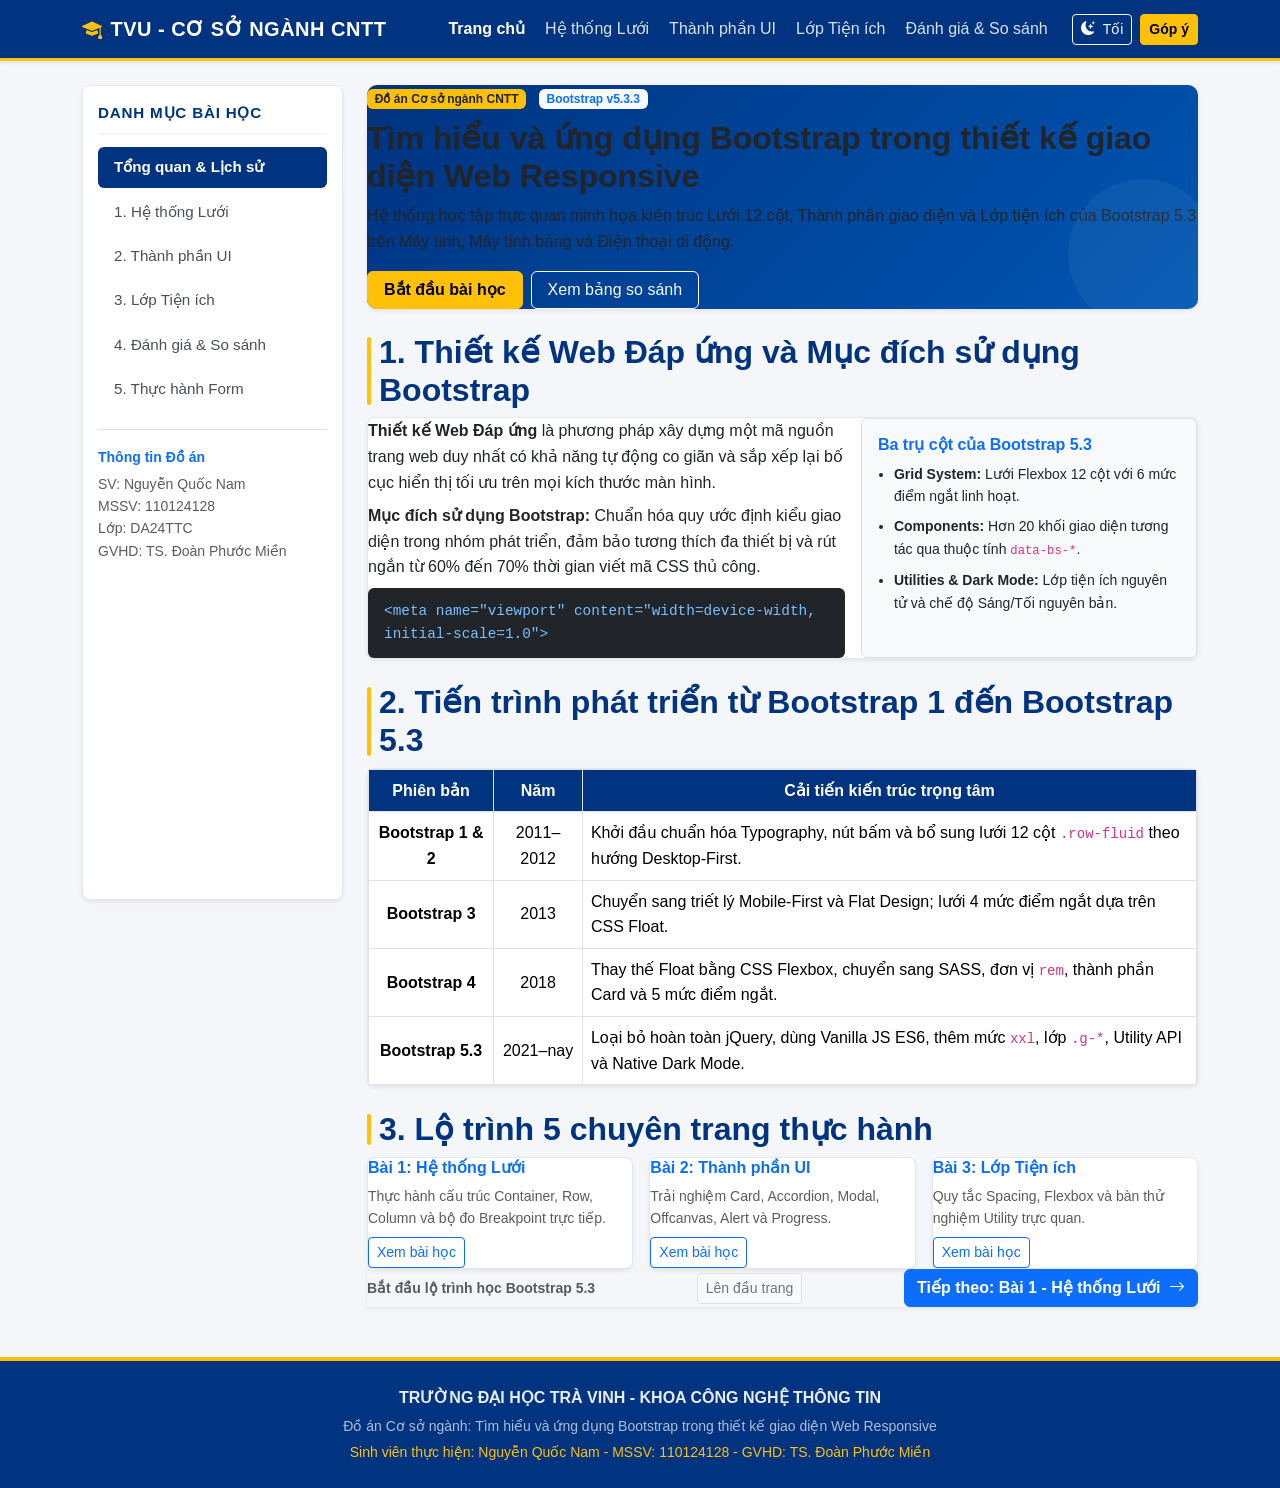
<file: index.html>
<!DOCTYPE html>
<html lang="vi" data-bs-theme="light">
<head>
  <meta charset="UTF-8">
  <meta name="viewport" content="width=device-width, initial-scale=1.0">
  <title>Trang chủ - Học Bootstrap 5.3 Responsive - TVU</title>
  <link href="https://cdn.jsdelivr.net/npm/bootstrap@5.3.3/dist/css/bootstrap.min.css" rel="stylesheet">
  <link href="https://cdn.jsdelivr.net/npm/bootstrap-icons@1.11.3/font/bootstrap-icons.min.css" rel="stylesheet">
  <link href="scr/CSS/style.css" rel="stylesheet">
</head>
<body>
  <header>
    <nav class="navbar navbar-expand-lg navbar-dark navbar-tvu sticky-top shadow-sm py-2">
      <div class="container">
        <a class="navbar-brand fw-bold d-flex align-items-center" href="index.html">
          <i class="bi bi-mortarboard-fill text-warning me-2 fs-5"></i>
          <span>TVU - CƠ SỞ NGÀNH CNTT</span>
        </a>
        <div class="d-flex align-items-center order-lg-3 ms-auto ms-lg-3">
          <button class="btn btn-outline-light btn-sm me-2" id="themeToggleBtn" type="button">
            <i class="bi bi-moon-stars-fill" id="themeIcon"></i>
            <span class="ms-1" id="themeText">Tối</span>
          </button>
          <a class="btn btn-warning btn-sm fw-semibold me-2 me-lg-0" href="scr/HTML/feedback.html">
            Góp ý
          </a>
          <button class="navbar-toggler border-0" type="button" data-bs-toggle="collapse" data-bs-target="#tvuNavbar">
            <span class="navbar-toggler-icon"></span>
          </button>
        </div>
        <div class="collapse navbar-collapse order-lg-2" id="tvuNavbar">
          <ul class="navbar-nav ms-auto mb-2 mb-lg-0 gap-1">
            <li class="nav-item"><a class="nav-link active" aria-current="page" href="index.html">Trang chủ</a></li>
            <li class="nav-item"><a class="nav-link" href="scr/HTML/grid.html">Hệ thống Lưới</a></li>
            <li class="nav-item"><a class="nav-link" href="scr/HTML/components.html">Thành phần UI</a></li>
            <li class="nav-item"><a class="nav-link" href="scr/HTML/utilities.html">Lớp Tiện ích</a></li>
            <li class="nav-item"><a class="nav-link" href="scr/HTML/evaluation.html">Đánh giá & So sánh</a></li>
          </ul>
        </div>
      </div>
    </nav>
  </header>

  <div class="container my-4">
    <div class="row g-4">
        <aside class="col-12 col-lg-3">
          <div class="d-lg-none mb-2">
            <button class="btn btn-outline-primary w-100 fw-semibold" type="button" data-bs-toggle="collapse" data-bs-target="#sidebarMenu">
              Danh mục bài học
            </button>
          </div>
          <div class="collapse d-lg-block" id="sidebarMenu">
            <div class="sidebar-sticky shadow-sm">
              <div class="sidebar-title">Danh mục bài học</div>
              <div class="list-group list-group-tvu list-group-flush">
              <a class="list-group-item list-group-item-action active" href="index.html">Tổng quan & Lịch sử</a>
              <a class="list-group-item list-group-item-action" href="scr/HTML/grid.html">1. Hệ thống Lưới</a>
              <a class="list-group-item list-group-item-action" href="scr/HTML/components.html">2. Thành phần UI</a>
              <a class="list-group-item list-group-item-action" href="scr/HTML/utilities.html">3. Lớp Tiện ích</a>
              <a class="list-group-item list-group-item-action" href="scr/HTML/evaluation.html">4. Đánh giá & So sánh</a>
              <a class="list-group-item list-group-item-action" href="scr/HTML/feedback.html">5. Thực hành Form</a>
              </div>
              <div class="mt-3 pt-3 border-top small text-muted">
                <div class="fw-semibold text-primary mb-1">Thông tin Đồ án</div>
                <div>SV: Nguyễn Quốc Nam</div>
                <div>MSSV: 110124128</div>
                <div>Lớp: DA24TTC</div>
                <div>GVHD: TS. Đoàn Phước Miền</div>
              </div>
            </div>
          </div>
        </aside>

      <main class="col-12 col-lg-9">
        <section class="hero-banner shadow-sm mb-4">
          <div class="mb-2">
            <span class="badge bg-warning text-dark me-2">Đồ án Cơ sở ngành CNTT</span>
            <span class="badge bg-light text-primary">Bootstrap v5.3.3</span>
          </div>
          <h1 class="h2 fw-bold mb-2">Tìm hiểu và ứng dụng Bootstrap trong thiết kế giao diện Web Responsive</h1>
          <p class="mb-3 opacity-90">
            Hệ thống học tập trực quan minh họa kiến trúc Lưới 12 cột, Thành phần giao diện và Lớp tiện ích của Bootstrap 5.3 trên Máy tính, Máy tính bảng và Điện thoại di động.
          </p>
          <div class="d-flex flex-wrap gap-2">
            <a class="btn btn-warning fw-semibold px-3" href="scr/HTML/grid.html">Bắt đầu bài học</a>
            <a class="btn btn-outline-light px-3" href="scr/HTML/evaluation.html">Xem bảng so sánh</a>
          </div>
        </section>

        <section class="mb-4">
          <h2 class="section-heading">1. Thiết kế Web Đáp ứng và Mục đích sử dụng Bootstrap</h2>
          <div class="content-card shadow-sm">
            <div class="row g-3">
              <div class="col-12 col-md-7">
                <p class="mb-2">
                  <strong>Thiết kế Web Đáp ứng</strong> là phương pháp xây dựng một mã nguồn trang web duy nhất có khả năng tự động co giãn và sắp xếp lại bố cục hiển thị tối ưu trên mọi kích thước màn hình.
                </p>
                <p class="mb-2">
                  <strong>Mục đích sử dụng Bootstrap:</strong> Chuẩn hóa quy ước định kiểu giao diện trong nhóm phát triển, đảm bảo tương thích đa thiết bị và rút ngắn từ 60% đến 70% thời gian viết mã CSS thủ công.
                </p>
                <div class="code-box mt-2">
                  &lt;meta name="viewport" content="width=device-width, initial-scale=1.0"&gt;
                </div>
              </div>
              <div class="col-12 col-md-5">
                <div class="p-3 bg-light rounded border h-100">
                  <h6 class="fw-bold text-primary mb-2">Ba trụ cột của Bootstrap 5.3</h6>
                  <ul class="small mb-0 ps-3">
                    <li class="mb-2"><strong>Grid System:</strong> Lưới Flexbox 12 cột với 6 mức điểm ngắt linh hoạt.</li>
                    <li class="mb-2"><strong>Components:</strong> Hơn 20 khối giao diện tương tác qua thuộc tính <code>data-bs-*</code>.</li>
                    <li><strong>Utilities &amp; Dark Mode:</strong> Lớp tiện ích nguyên tử và chế độ Sáng/Tối nguyên bản.</li>
                  </ul>
                </div>
              </div>
            </div>
          </div>
        </section>

        <section class="mb-4">
          <h2 class="section-heading">2. Tiến trình phát triển từ Bootstrap 1 đến Bootstrap 5.3</h2>
          <div class="content-card shadow-sm">
            <div class="table-responsive">
              <table class="table table-bordered breakpoint-table align-middle mb-0">
                <thead class="text-center">
                  <tr>
                    <th>Phiên bản</th>
                    <th>Năm</th>
                    <th>Cải tiến kiến trúc trọng tâm</th>
                  </tr>
                </thead>
                <tbody>
                  <tr>
                    <td class="fw-semibold text-center">Bootstrap 1 &amp; 2</td>
                    <td class="text-center">2011–2012</td>
                    <td>Khởi đầu chuẩn hóa Typography, nút bấm và bổ sung lưới 12 cột <code>.row-fluid</code> theo hướng Desktop-First.</td>
                  </tr>
                  <tr>
                    <td class="fw-semibold text-center">Bootstrap 3</td>
                    <td class="text-center">2013</td>
                    <td>Chuyển sang triết lý Mobile-First và Flat Design; lưới 4 mức điểm ngắt dựa trên CSS Float.</td>
                  </tr>
                  <tr>
                    <td class="fw-semibold text-center">Bootstrap 4</td>
                    <td class="text-center">2018</td>
                    <td>Thay thế Float bằng CSS Flexbox, chuyển sang SASS, đơn vị <code>rem</code>, thành phần Card và 5 mức điểm ngắt.</td>
                  </tr>
                  <tr>
                    <td class="fw-semibold text-center">Bootstrap 5.3</td>
                    <td class="text-center">2021–nay</td>
                    <td>Loại bỏ hoàn toàn jQuery, dùng Vanilla JS ES6, thêm mức <code>xxl</code>, lớp <code>.g-*</code>, Utility API và Native Dark Mode.</td>
                  </tr>
                </tbody>
              </table>
            </div>
          </div>
        </section>

        <section>
          <h2 class="section-heading">3. Lộ trình 5 chuyên trang thực hành</h2>
          <div class="row g-3">
            <div class="col-12 col-md-4">
              <div class="content-card shadow-sm h-100">
                <h6 class="fw-bold text-primary">Bài 1: Hệ thống Lưới</h6>
                <p class="small text-muted mb-2">Thực hành cấu trúc Container, Row, Column và bộ đo Breakpoint trực tiếp.</p>
                <a class="btn btn-sm btn-outline-primary" href="scr/HTML/grid.html">Xem bài học</a>
              </div>
            </div>
            <div class="col-12 col-md-4">
              <div class="content-card shadow-sm h-100">
                <h6 class="fw-bold text-primary">Bài 2: Thành phần UI</h6>
                <p class="small text-muted mb-2">Trải nghiệm Card, Accordion, Modal, Offcanvas, Alert và Progress.</p>
                <a class="btn btn-sm btn-outline-primary" href="scr/HTML/components.html">Xem bài học</a>
              </div>
            </div>
            <div class="col-12 col-md-4">
              <div class="content-card shadow-sm h-100">
                <h6 class="fw-bold text-primary">Bài 3: Lớp Tiện ích</h6>
                <p class="small text-muted mb-2">Quy tắc Spacing, Flexbox và bàn thử nghiệm Utility trực quan.</p>
                <a class="btn btn-sm btn-outline-primary" href="scr/HTML/utilities.html">Xem bài học</a>
              </div>
            </div>
          </div>
        </section>

        <nav class="page-nav-bottom shadow-sm d-flex flex-wrap justify-content-between align-items-center gap-2" aria-label="Điều hướng chuyển trang">
          <span class="small text-muted fw-semibold">Bắt đầu lộ trình học Bootstrap 5.3</span>
          <a class="btn btn-light border btn-sm text-secondary" href="#">Lên đầu trang</a>
          <a class="btn btn-primary fw-semibold" href="scr/HTML/grid.html">Tiếp theo: Bài 1 - Hệ thống Lưới <i class="bi bi-arrow-right ms-1"></i></a>
        </nav>
      </main>
    </div>
  </div>

  <footer class="footer-tvu py-4 text-center">
    <div class="container">
      <p class="fw-bold mb-1">TRƯỜNG ĐẠI HỌC TRÀ VINH - KHOA CÔNG NGHỆ THÔNG TIN</p>
      <p class="small mb-1 opacity-75">Đồ án Cơ sở ngành: Tìm hiểu và ứng dụng Bootstrap trong thiết kế giao diện Web Responsive</p>
      <p class="small mb-0 text-warning">Sinh viên thực hiện: Nguyễn Quốc Nam - MSSV: 110124128 - GVHD: TS. Đoàn Phước Miền</p>
    </div>
  </footer>
  <script src="https://cdn.jsdelivr.net/npm/bootstrap@5.3.3/dist/js/bootstrap.bundle.min.js"></script>
  <script>
    (function () {
      const htmlEl = document.documentElement;
      const toggleBtn = document.getElementById("themeToggleBtn");
      const themeIcon = document.getElementById("themeIcon");
      const themeText = document.getElementById("themeText");

      function applyTheme(theme) {
        htmlEl.setAttribute("data-bs-theme", theme);
        localStorage.setItem("tvu_bs_theme", theme);
        if (themeIcon && themeText) {
          themeIcon.className = theme === "dark" ? "bi bi-sun-fill text-warning" : "bi bi-moon-stars-fill";
          themeText.textContent = theme === "dark" ? "Sáng" : "Tối";
        }
      }

      applyTheme(localStorage.getItem("tvu_bs_theme") || "light");

      if (toggleBtn) {
        toggleBtn.addEventListener("click", function () {
          const next = htmlEl.getAttribute("data-bs-theme") === "dark" ? "light" : "dark";
          applyTheme(next);
        });
      }
    })();
  </script>
</body>
</html>
</file>
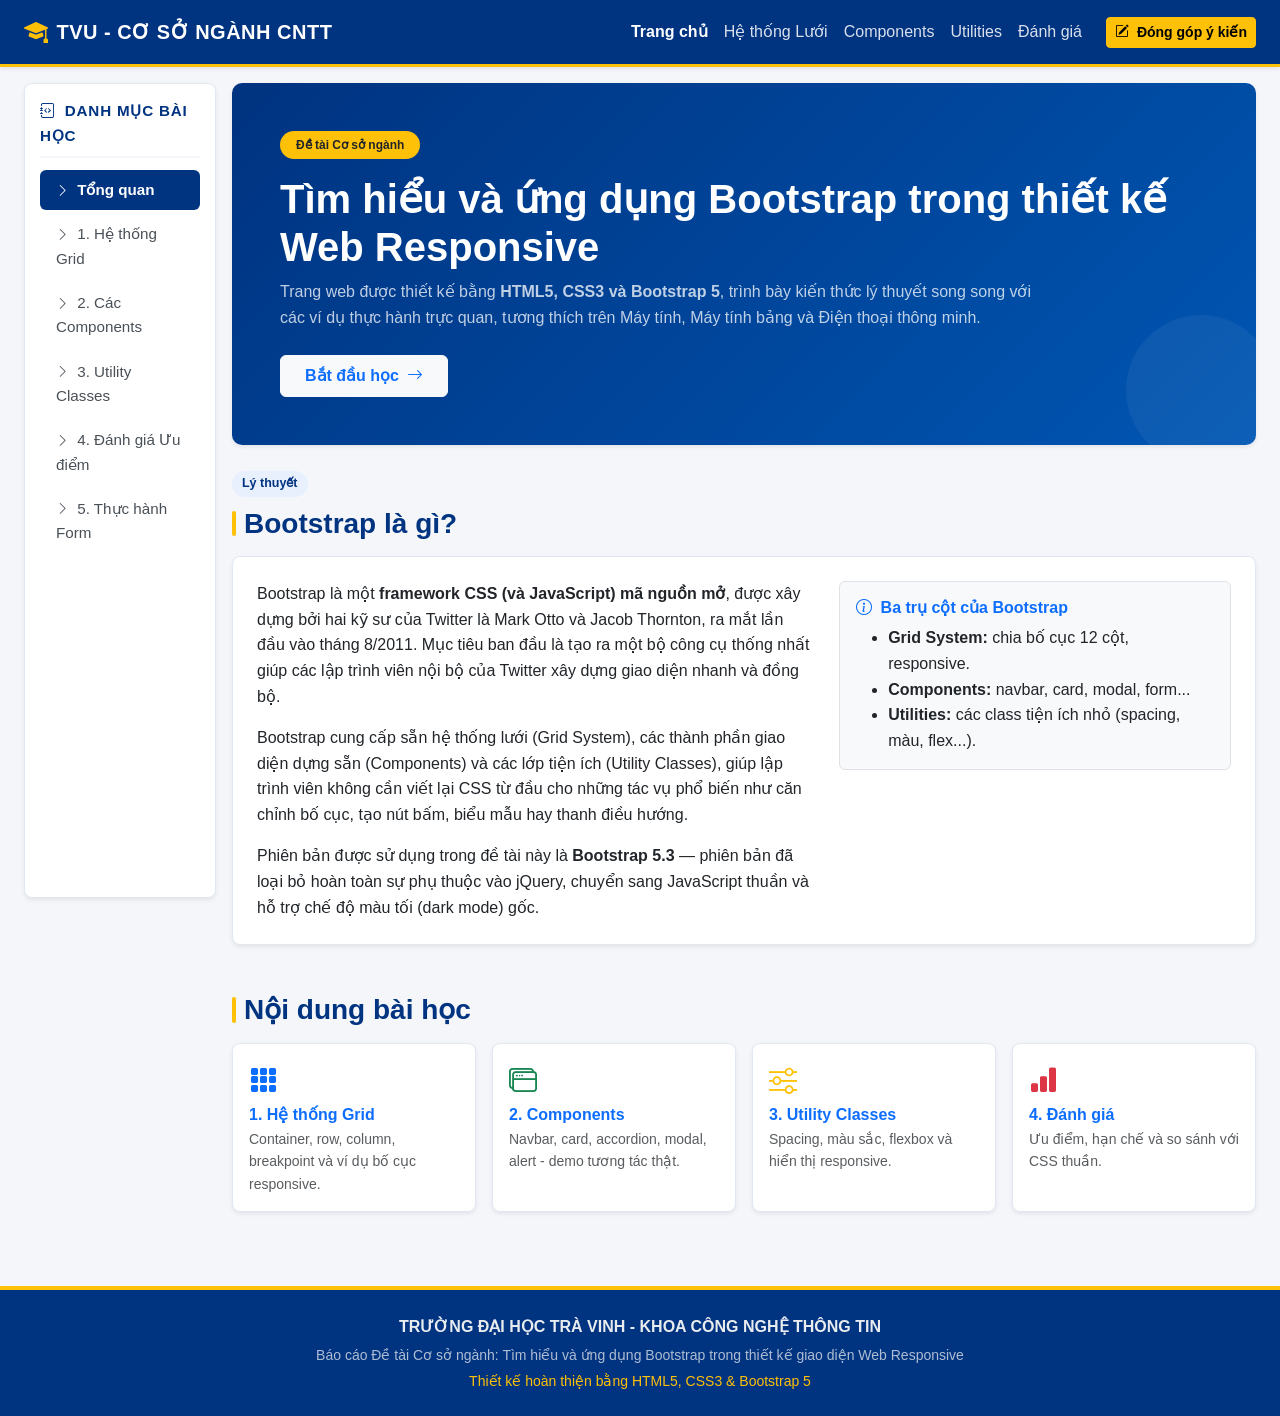
<file: scr/index.html>
<!DOCTYPE html>
<html lang="vi">
<head>
    <meta charset="UTF-8">
    <meta name="viewport" content="width=device-width, initial-scale=1.0">
    <title>Trang chủ - Học Bootstrap 5 - Đề Tài Cơ Sở Ngành TVU</title>
    <link href="https://cdn.jsdelivr.net/npm/bootstrap@5.3.3/dist/css/bootstrap.min.css" rel="stylesheet">
    <link href="https://cdn.jsdelivr.net/npm/bootstrap-icons@1.11.3/font/bootstrap-icons.min.css" rel="stylesheet">
    <link rel="stylesheet" href="CSS/style.css">
</head>
<body>

    <header>
        <nav class="navbar navbar-expand-lg navbar-dark navbar-tvu sticky-top shadow-sm py-2">
            <div class="container-fluid px-lg-4">
                <a class="navbar-brand fw-bold d-flex align-items-center" href="index.html">
                    <i class="bi bi-mortarboard-fill text-warning me-2 fs-4"></i>
                    <span>TVU - CƠ SỞ NGÀNH CNTT</span>
                </a>
                <button class="navbar-toggler border-0" type="button" data-bs-toggle="collapse" data-bs-target="#tvuNavbarContent" aria-controls="tvuNavbarContent" aria-expanded="false" aria-label="Toggle navigation">
                    <span class="navbar-toggler-icon"></span>
                </button>
                <div class="collapse navbar-collapse" id="tvuNavbarContent">
                    <ul class="navbar-nav ms-auto mb-2 mb-lg-0">
                        <li class="nav-item"><a class="nav-link active" href="index.html">Trang chủ</a></li>
                        <li class="nav-item"><a class="nav-link" href="HTML/grid.html">Hệ thống Lưới</a></li>
                        <li class="nav-item"><a class="nav-link" href="HTML/components.html">Components</a></li>
                        <li class="nav-item"><a class="nav-link" href="HTML/utilities.html">Utilities</a></li>
                        <li class="nav-item"><a class="nav-link" href="HTML/evaluation.html">Đánh giá</a></li>
                    </ul>
                    <a href="HTML/feedback.html" class="btn btn-warning btn-sm ms-lg-3 fw-semibold">
                        <i class="bi bi-pencil-square me-1"></i> Đóng góp ý kiến
                    </a>
                </div>
            </div>
        </nav>
    </header>

    <div class="container-fluid px-lg-4 mt-3">
        <div class="row g-3">

            <aside class="col-12 col-md-4 col-lg-3 col-xl-2">
                <div class="sidebar-sticky shadow-sm">
                    <div class="sidebar-title">
                        <i class="bi bi-journal-code me-1"></i> Danh mục bài học
                    </div>
                    <div class="list-group list-group-tvu list-group-flush" id="learningMenu">
                        <a href="index.html" class="list-group-item list-group-item-action active">
                            <i class="bi bi-chevron-right me-1 small"></i> Tổng quan
                        </a>
                        <a href="HTML/grid.html" class="list-group-item list-group-item-action">
                            <i class="bi bi-chevron-right me-1 small"></i> 1. Hệ thống Grid
                        </a>
                        <a href="HTML/components.html" class="list-group-item list-group-item-action">
                            <i class="bi bi-chevron-right me-1 small"></i> 2. Các Components
                        </a>
                        <a href="HTML/utilities.html" class="list-group-item list-group-item-action">
                            <i class="bi bi-chevron-right me-1 small"></i> 3. Utility Classes
                        </a>
                        <a href="HTML/evaluation.html" class="list-group-item list-group-item-action">
                            <i class="bi bi-chevron-right me-1 small"></i> 4. Đánh giá Ưu điểm
                        </a>
                        <a href="HTML/feedback.html" class="list-group-item list-group-item-action">
                            <i class="bi bi-chevron-right me-1 small"></i> 5. Thực hành Form
                        </a>
                    </div>
                </div>
            </aside>

            <main class="col-12 col-md-8 col-lg-9 col-xl-10">

                <section class="hero-banner text-white p-4 p-lg-5 mb-4 shadow-sm">
                    <span class="badge bg-warning text-dark px-3 py-2 rounded-pill fw-bold mb-3">Đề tài Cơ sở ngành</span>
                    <h1 class="display-6 fw-bold mb-2">Tìm hiểu và ứng dụng Bootstrap trong thiết kế Web Responsive</h1>
                    <p class="fs-6 opacity-75 col-lg-10 mb-4">
                        Trang web được thiết kế bằng <strong>HTML5, CSS3 và Bootstrap 5</strong>, trình bày kiến thức lý thuyết song song với các ví dụ thực hành trực quan, tương thích trên Máy tính, Máy tính bảng và Điện thoại thông minh.
                    </p>
                    <a href="HTML/grid.html" class="btn btn-light text-primary fw-bold px-4 py-2 me-2">Bắt đầu học <i class="bi bi-arrow-right ms-1"></i></a>
                </section>

                <section class="mb-5">
                    <span class="section-tag section-tag--theory">Lý thuyết</span>
                    <h3 class="section-heading mb-3">Bootstrap là gì?</h3>
                    <div class="content-card p-4 shadow-sm">
                        <div class="row g-4">
                            <div class="col-lg-7">
                                <p>Bootstrap là một <strong>framework CSS (và JavaScript) mã nguồn mở</strong>, được xây dựng bởi hai kỹ sư của Twitter là Mark Otto và Jacob Thornton, ra mắt lần đầu vào tháng 8/2011. Mục tiêu ban đầu là tạo ra một bộ công cụ thống nhất giúp các lập trình viên nội bộ của Twitter xây dựng giao diện nhanh và đồng bộ.</p>
                                <p>Bootstrap cung cấp sẵn hệ thống lưới (Grid System), các thành phần giao diện dựng sẵn (Components) và các lớp tiện ích (Utility Classes), giúp lập trình viên không cần viết lại CSS từ đầu cho những tác vụ phổ biến như căn chỉnh bố cục, tạo nút bấm, biểu mẫu hay thanh điều hướng.</p>
                                <p class="mb-0">Phiên bản được sử dụng trong đề tài này là <strong>Bootstrap 5.3</strong> — phiên bản đã loại bỏ hoàn toàn sự phụ thuộc vào jQuery, chuyển sang JavaScript thuần và hỗ trợ chế độ màu tối (dark mode) gốc.</p>
                            </div>
                            <div class="col-lg-5">
                                <div class="bg-light p-3 rounded border">
                                    <h6 class="fw-bold text-primary mb-2"><i class="bi bi-info-circle me-1"></i> Ba trụ cột của Bootstrap</h6>
                                    <ul class="mb-0">
                                        <li><strong>Grid System:</strong> chia bố cục 12 cột, responsive.</li>
                                        <li><strong>Components:</strong> navbar, card, modal, form...</li>
                                        <li><strong>Utilities:</strong> các class tiện ích nhỏ (spacing, màu, flex...).</li>
                                    </ul>
                                </div>
                            </div>
                        </div>
                    </div>
                </section>

                <section class="mb-4">
                    <h3 class="section-heading mb-3">Nội dung bài học</h3>
                    <div class="row g-3">
                        <div class="col-12 col-md-6 col-xl-3">
                            <a href="HTML/grid.html" class="nav-card">
                                <div class="content-card h-100 p-3 shadow-sm">
                                    <i class="bi bi-grid-3x3-gap-fill fs-3 text-primary mb-2"></i>
                                    <h6 class="fw-bold mb-1">1. Hệ thống Grid</h6>
                                    <p class="text-muted small mb-0">Container, row, column, breakpoint và ví dụ bố cục responsive.</p>
                                </div>
                            </a>
                        </div>
                        <div class="col-12 col-md-6 col-xl-3">
                            <a href="HTML/components.html" class="nav-card">
                                <div class="content-card h-100 p-3 shadow-sm">
                                    <i class="bi bi-window-stack fs-3 text-success mb-2"></i>
                                    <h6 class="fw-bold mb-1">2. Components</h6>
                                    <p class="text-muted small mb-0">Navbar, card, accordion, modal, alert - demo tương tác thật.</p>
                                </div>
                            </a>
                        </div>
                        <div class="col-12 col-md-6 col-xl-3">
                            <a href="HTML/utilities.html" class="nav-card">
                                <div class="content-card h-100 p-3 shadow-sm">
                                    <i class="bi bi-sliders fs-3 text-warning mb-2"></i>
                                    <h6 class="fw-bold mb-1">3. Utility Classes</h6>
                                    <p class="text-muted small mb-0">Spacing, màu sắc, flexbox và hiển thị responsive.</p>
                                </div>
                            </a>
                        </div>
                        <div class="col-12 col-md-6 col-xl-3">
                            <a href="HTML/evaluation.html" class="nav-card">
                                <div class="content-card h-100 p-3 shadow-sm">
                                    <i class="bi bi-bar-chart-fill fs-3 text-danger mb-2"></i>
                                    <h6 class="fw-bold mb-1">4. Đánh giá</h6>
                                    <p class="text-muted small mb-0">Ưu điểm, hạn chế và so sánh với CSS thuần.</p>
                                </div>
                            </a>
                        </div>
                    </div>
                </section>

            </main>
        </div>
    </div>

    <footer class="footer-tvu py-4 text-center">
        <div class="container">
            <p class="fw-bold mb-1">TRƯỜNG ĐẠI HỌC TRÀ VINH - KHOA CÔNG NGHỆ THÔNG TIN</p>
            <p class="small mb-1 opacity-75">Báo cáo Đề tài Cơ sở ngành: Tìm hiểu và ứng dụng Bootstrap trong thiết kế giao diện Web Responsive</p>
            <p class="small text-warning mb-0">Thiết kế hoàn thiện bằng HTML5, CSS3 & Bootstrap 5</p>
        </div>
    </footer>

    <script src="https://cdn.jsdelivr.net/npm/bootstrap@5.3.3/dist/js/bootstrap.bundle.min.js"></script>
</body>
</html>
</file>
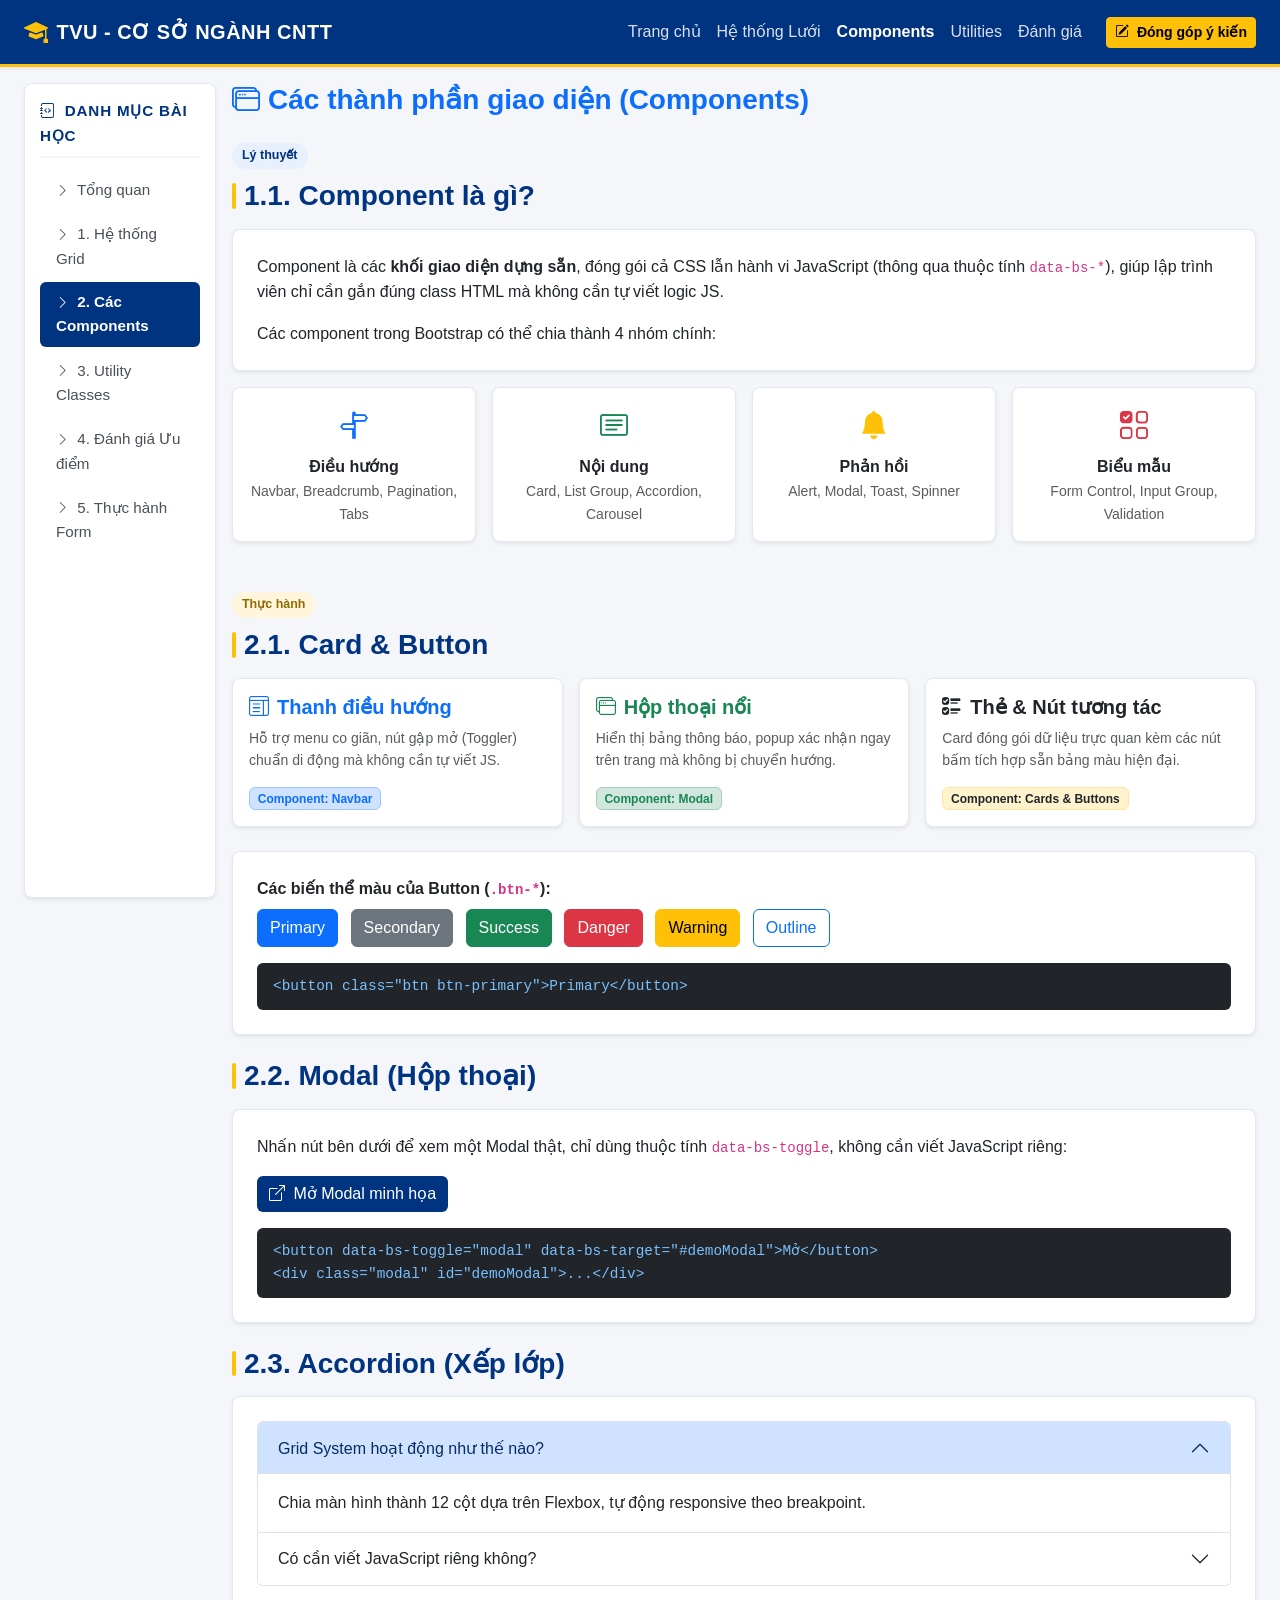
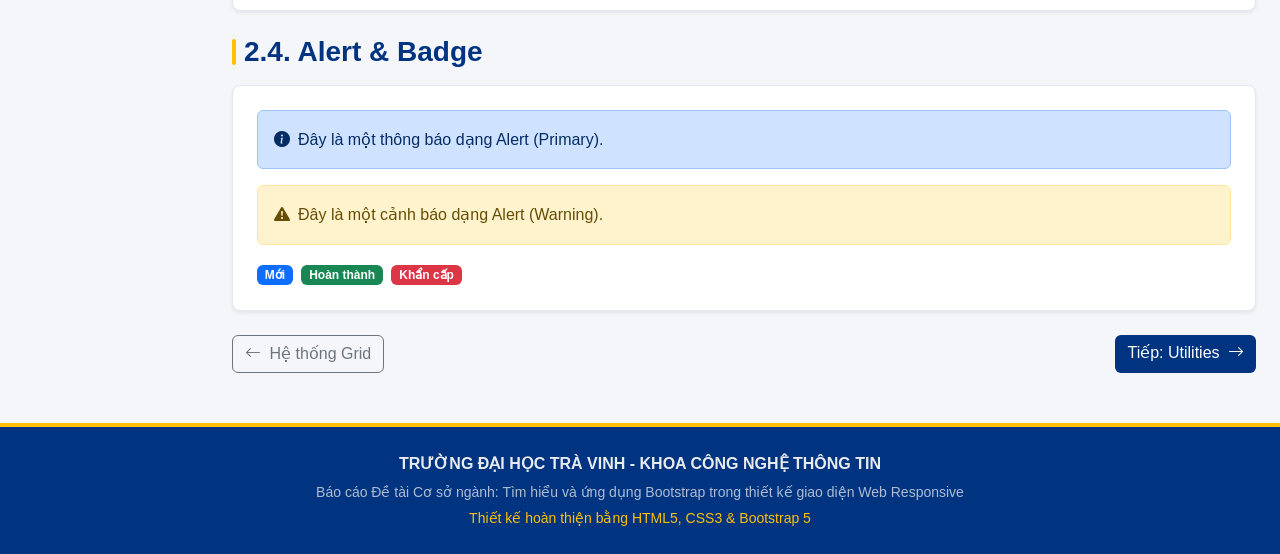
<file: HTML/components.html>
<!DOCTYPE html>
<html lang="vi">
<head>
    <meta charset="UTF-8">
    <meta name="viewport" content="width=device-width, initial-scale=1.0">
    <title>Components - Học Bootstrap 5 - TVU</title>
    <link href="https://cdn.jsdelivr.net/npm/bootstrap@5.3.3/dist/css/bootstrap.min.css" rel="stylesheet">
    <link href="https://cdn.jsdelivr.net/npm/bootstrap-icons@1.11.3/font/bootstrap-icons.min.css" rel="stylesheet">
    <link rel="stylesheet" href="../CSS/style.css">
</head>
<body>

    <header>
        <nav class="navbar navbar-expand-lg navbar-dark navbar-tvu sticky-top shadow-sm py-2">
            <div class="container-fluid px-lg-4">
                <a class="navbar-brand fw-bold d-flex align-items-center" href="../index.html">
                    <i class="bi bi-mortarboard-fill text-warning me-2 fs-4"></i>
                    <span>TVU - CƠ SỞ NGÀNH CNTT</span>
                </a>
                <button class="navbar-toggler border-0" type="button" data-bs-toggle="collapse" data-bs-target="#tvuNavbarContent" aria-controls="tvuNavbarContent" aria-expanded="false" aria-label="Toggle navigation">
                    <span class="navbar-toggler-icon"></span>
                </button>
                <div class="collapse navbar-collapse" id="tvuNavbarContent">
                    <ul class="navbar-nav ms-auto mb-2 mb-lg-0">
                        <li class="nav-item"><a class="nav-link" href="../index.html">Trang chủ</a></li>
                        <li class="nav-item"><a class="nav-link" href="grid.html">Hệ thống Lưới</a></li>
                        <li class="nav-item"><a class="nav-link active" href="components.html">Components</a></li>
                        <li class="nav-item"><a class="nav-link" href="utilities.html">Utilities</a></li>
                        <li class="nav-item"><a class="nav-link" href="evaluation.html">Đánh giá</a></li>
                    </ul>
                    <a href="feedback.html" class="btn btn-warning btn-sm ms-lg-3 fw-semibold">
                        <i class="bi bi-pencil-square me-1"></i> Đóng góp ý kiến
                    </a>
                </div>
            </div>
        </nav>
    </header>

    <div class="container-fluid px-lg-4 mt-3">
        <div class="row g-3">

            <aside class="col-12 col-md-4 col-lg-3 col-xl-2">
                <div class="sidebar-sticky shadow-sm">
                    <div class="sidebar-title">
                        <i class="bi bi-journal-code me-1"></i> Danh mục bài học
                    </div>
                    <div class="list-group list-group-tvu list-group-flush">
                        <a href="../index.html" class="list-group-item list-group-item-action">
                            <i class="bi bi-chevron-right me-1 small"></i> Tổng quan
                        </a>
                        <a href="grid.html" class="list-group-item list-group-item-action">
                            <i class="bi bi-chevron-right me-1 small"></i> 1. Hệ thống Grid
                        </a>
                        <a href="components.html" class="list-group-item list-group-item-action active">
                            <i class="bi bi-chevron-right me-1 small"></i> 2. Các Components
                        </a>
                        <a href="utilities.html" class="list-group-item list-group-item-action">
                            <i class="bi bi-chevron-right me-1 small"></i> 3. Utility Classes
                        </a>
                        <a href="evaluation.html" class="list-group-item list-group-item-action">
                            <i class="bi bi-chevron-right me-1 small"></i> 4. Đánh giá Ưu điểm
                        </a>
                        <a href="feedback.html" class="list-group-item list-group-item-action">
                            <i class="bi bi-chevron-right me-1 small"></i> 5. Thực hành Form
                        </a>
                    </div>
                </div>
            </aside>

            <main class="col-12 col-md-8 col-lg-9 col-xl-10">

                <h1 class="h3 fw-bold text-primary mb-4"><i class="bi bi-window-stack me-2"></i>Các thành phần giao diện (Components)</h1>

                <!-- LÝ THUYẾT -->
                <section class="mb-5">
                    <span class="section-tag section-tag--theory">Lý thuyết</span>
                    <h3 class="section-heading mb-3">1.1. Component là gì?</h3>
                    <div class="content-card p-4 shadow-sm mb-3">
                        <p>Component là các <strong>khối giao diện dựng sẵn</strong>, đóng gói cả CSS lẫn hành vi JavaScript (thông qua thuộc tính <code>data-bs-*</code>), giúp lập trình viên chỉ cần gắn đúng class HTML mà không cần tự viết logic JS.</p>
                        <p class="mb-0">Các component trong Bootstrap có thể chia thành 4 nhóm chính:</p>
                    </div>
                    <div class="row g-3">
                        <div class="col-6 col-lg-3">
                            <div class="content-card h-100 p-3 shadow-sm text-center">
                                <i class="bi bi-signpost-split fs-3 text-primary"></i>
                                <h6 class="fw-bold mt-2 mb-1">Điều hướng</h6>
                                <p class="text-muted small mb-0">Navbar, Breadcrumb, Pagination, Tabs</p>
                            </div>
                        </div>
                        <div class="col-6 col-lg-3">
                            <div class="content-card h-100 p-3 shadow-sm text-center">
                                <i class="bi bi-card-text fs-3 text-success"></i>
                                <h6 class="fw-bold mt-2 mb-1">Nội dung</h6>
                                <p class="text-muted small mb-0">Card, List Group, Accordion, Carousel</p>
                            </div>
                        </div>
                        <div class="col-6 col-lg-3">
                            <div class="content-card h-100 p-3 shadow-sm text-center">
                                <i class="bi bi-bell-fill fs-3 text-warning"></i>
                                <h6 class="fw-bold mt-2 mb-1">Phản hồi</h6>
                                <p class="text-muted small mb-0">Alert, Modal, Toast, Spinner</p>
                            </div>
                        </div>
                        <div class="col-6 col-lg-3">
                            <div class="content-card h-100 p-3 shadow-sm text-center">
                                <i class="bi bi-ui-checks-grid fs-3 text-danger"></i>
                                <h6 class="fw-bold mt-2 mb-1">Biểu mẫu</h6>
                                <p class="text-muted small mb-0">Form Control, Input Group, Validation</p>
                            </div>
                        </div>
                    </div>
                </section>

                <!-- THỰC HÀNH -->
                <section class="mb-4">
                    <span class="section-tag section-tag--practice">Thực hành</span>

                    <h3 class="section-heading mb-3">2.1. Card &amp; Button</h3>
                    <div class="row g-3 mb-4">
                        <div class="col-12 col-md-6 col-xl-4">
                            <div class="content-card h-100 p-3 shadow-sm d-flex flex-column">
                                <h5 class="fw-bold text-primary"><i class="bi bi-layout-text-window me-2"></i>Thanh điều hướng</h5>
                                <p class="text-muted small flex-grow-1">Hỗ trợ menu co giãn, nút gập mở (Toggler) chuẩn di động mà không cần tự viết JS.</p>
                                <span class="badge bg-primary-subtle text-primary border border-primary-subtle align-self-start">Component: Navbar</span>
                            </div>
                        </div>
                        <div class="col-12 col-md-6 col-xl-4">
                            <div class="content-card h-100 p-3 shadow-sm d-flex flex-column">
                                <h5 class="fw-bold text-success"><i class="bi bi-window-stack me-2"></i>Hộp thoại nổi</h5>
                                <p class="text-muted small flex-grow-1">Hiển thị bảng thông báo, popup xác nhận ngay trên trang mà không bị chuyển hướng.</p>
                                <span class="badge bg-success-subtle text-success border border-success-subtle align-self-start">Component: Modal</span>
                            </div>
                        </div>
                        <div class="col-12 col-md-12 col-xl-4">
                            <div class="content-card h-100 p-3 shadow-sm d-flex flex-column">
                                <h5 class="fw-bold text-warning text-dark"><i class="bi bi-ui-checks me-2"></i>Thẻ &amp; Nút tương tác</h5>
                                <p class="text-muted small flex-grow-1">Card đóng gói dữ liệu trực quan kèm các nút bấm tích hợp sẵn bảng màu hiện đại.</p>
                                <span class="badge bg-warning-subtle text-dark border border-warning-subtle align-self-start">Component: Cards &amp; Buttons</span>
                            </div>
                        </div>
                    </div>
                    <div class="content-card p-4 shadow-sm mb-4">
                        <p class="mb-2 fw-semibold">Các biến thể màu của Button (<code>.btn-*</code>):</p>
                        <button type="button" class="btn btn-primary me-2 mb-2">Primary</button>
                        <button type="button" class="btn btn-secondary me-2 mb-2">Secondary</button>
                        <button type="button" class="btn btn-success me-2 mb-2">Success</button>
                        <button type="button" class="btn btn-danger me-2 mb-2">Danger</button>
                        <button type="button" class="btn btn-warning me-2 mb-2">Warning</button>
                        <button type="button" class="btn btn-outline-primary me-2 mb-2">Outline</button>
                        <div class="code-box mt-2">&lt;button class="btn btn-primary"&gt;Primary&lt;/button&gt;</div>
                    </div>

                    <h3 class="section-heading mb-3">2.2. Modal (Hộp thoại)</h3>
                    <div class="content-card p-4 shadow-sm mb-4">
                        <p>Nhấn nút bên dưới để xem một Modal thật, chỉ dùng thuộc tính <code>data-bs-toggle</code>, không cần viết JavaScript riêng:</p>
                        <button type="button" class="btn btn-primary" style="background-color: var(--tvu-primary); border:none;" data-bs-toggle="modal" data-bs-target="#demoModal">
                            <i class="bi bi-box-arrow-up-right me-1"></i> Mở Modal minh họa
                        </button>
                        <div class="code-box mt-3">
                            &lt;button data-bs-toggle="modal" data-bs-target="#demoModal"&gt;Mở&lt;/button&gt;<br>
                            &lt;div class="modal" id="demoModal"&gt;...&lt;/div&gt;
                        </div>
                    </div>

                    <h3 class="section-heading mb-3">2.3. Accordion (Xếp lớp)</h3>
                    <div class="content-card p-4 shadow-sm mb-4">
                        <div class="accordion" id="demoAccordion">
                            <div class="accordion-item">
                                <h2 class="accordion-header">
                                    <button class="accordion-button" type="button" data-bs-toggle="collapse" data-bs-target="#collapseOne">
                                        Grid System hoạt động như thế nào?
                                    </button>
                                </h2>
                                <div id="collapseOne" class="accordion-collapse collapse show" data-bs-parent="#demoAccordion">
                                    <div class="accordion-body">Chia màn hình thành 12 cột dựa trên Flexbox, tự động responsive theo breakpoint.</div>
                                </div>
                            </div>
                            <div class="accordion-item">
                                <h2 class="accordion-header">
                                    <button class="accordion-button collapsed" type="button" data-bs-toggle="collapse" data-bs-target="#collapseTwo">
                                        Có cần viết JavaScript riêng không?
                                    </button>
                                </h2>
                                <div id="collapseTwo" class="accordion-collapse collapse" data-bs-parent="#demoAccordion">
                                    <div class="accordion-body">Không, chỉ cần nhúng file Bootstrap Bundle JS và dùng đúng các thuộc tính <code>data-bs-*</code>.</div>
                                </div>
                            </div>
                        </div>
                    </div>

                    <h3 class="section-heading mb-3">2.4. Alert &amp; Badge</h3>
                    <div class="content-card p-4 shadow-sm">
                        <div class="alert alert-primary d-flex align-items-center" role="alert">
                            <i class="bi bi-info-circle-fill me-2"></i> Đây là một thông báo dạng Alert (Primary).
                        </div>
                        <div class="alert alert-warning d-flex align-items-center mb-3" role="alert">
                            <i class="bi bi-exclamation-triangle-fill me-2"></i> Đây là một cảnh báo dạng Alert (Warning).
                        </div>
                        <span class="badge bg-primary me-1">Mới</span>
                        <span class="badge bg-success me-1">Hoàn thành</span>
                        <span class="badge bg-danger">Khẩn cấp</span>
                    </div>
                </section>

                <div class="d-flex justify-content-between mt-4">
                    <a href="grid.html" class="btn btn-outline-secondary"><i class="bi bi-arrow-left me-1"></i> Hệ thống Grid</a>
                    <a href="utilities.html" class="btn btn-primary" style="background-color: var(--tvu-primary); border:none;">Tiếp: Utilities <i class="bi bi-arrow-right ms-1"></i></a>
                </div>

            </main>
        </div>
    </div>

    <!-- MODAL DEMO -->
    <div class="modal fade" id="demoModal" tabindex="-1" aria-hidden="true">
        <div class="modal-dialog">
            <div class="modal-content">
                <div class="modal-header" style="background-color: var(--tvu-primary); color: #fff;">
                    <h5 class="modal-title">Xác nhận thao tác</h5>
                    <button type="button" class="btn-close btn-close-white" data-bs-dismiss="modal" aria-label="Close"></button>
                </div>
                <div class="modal-body">
                    Đây là nội dung minh họa cho component <strong>Modal</strong> trong Bootstrap 5 — thường dùng để xác nhận hành động (xóa, lưu, đăng xuất...) mà không cần chuyển trang.
                </div>
                <div class="modal-footer">
                    <button type="button" class="btn btn-secondary" data-bs-dismiss="modal">Đóng</button>
                    <button type="button" class="btn btn-primary" style="background-color: var(--tvu-primary); border:none;">Đồng ý</button>
                </div>
            </div>
        </div>
    </div>

    <footer class="footer-tvu py-4 text-center">
        <div class="container">
            <p class="fw-bold mb-1">TRƯỜNG ĐẠI HỌC TRÀ VINH - KHOA CÔNG NGHỆ THÔNG TIN</p>
            <p class="small mb-1 opacity-75">Báo cáo Đề tài Cơ sở ngành: Tìm hiểu và ứng dụng Bootstrap trong thiết kế giao diện Web Responsive</p>
            <p class="small text-warning mb-0">Thiết kế hoàn thiện bằng HTML5, CSS3 & Bootstrap 5</p>
        </div>
    </footer>

    <script src="https://cdn.jsdelivr.net/npm/bootstrap@5.3.3/dist/js/bootstrap.bundle.min.js"></script>
</body>
</html>
</file>
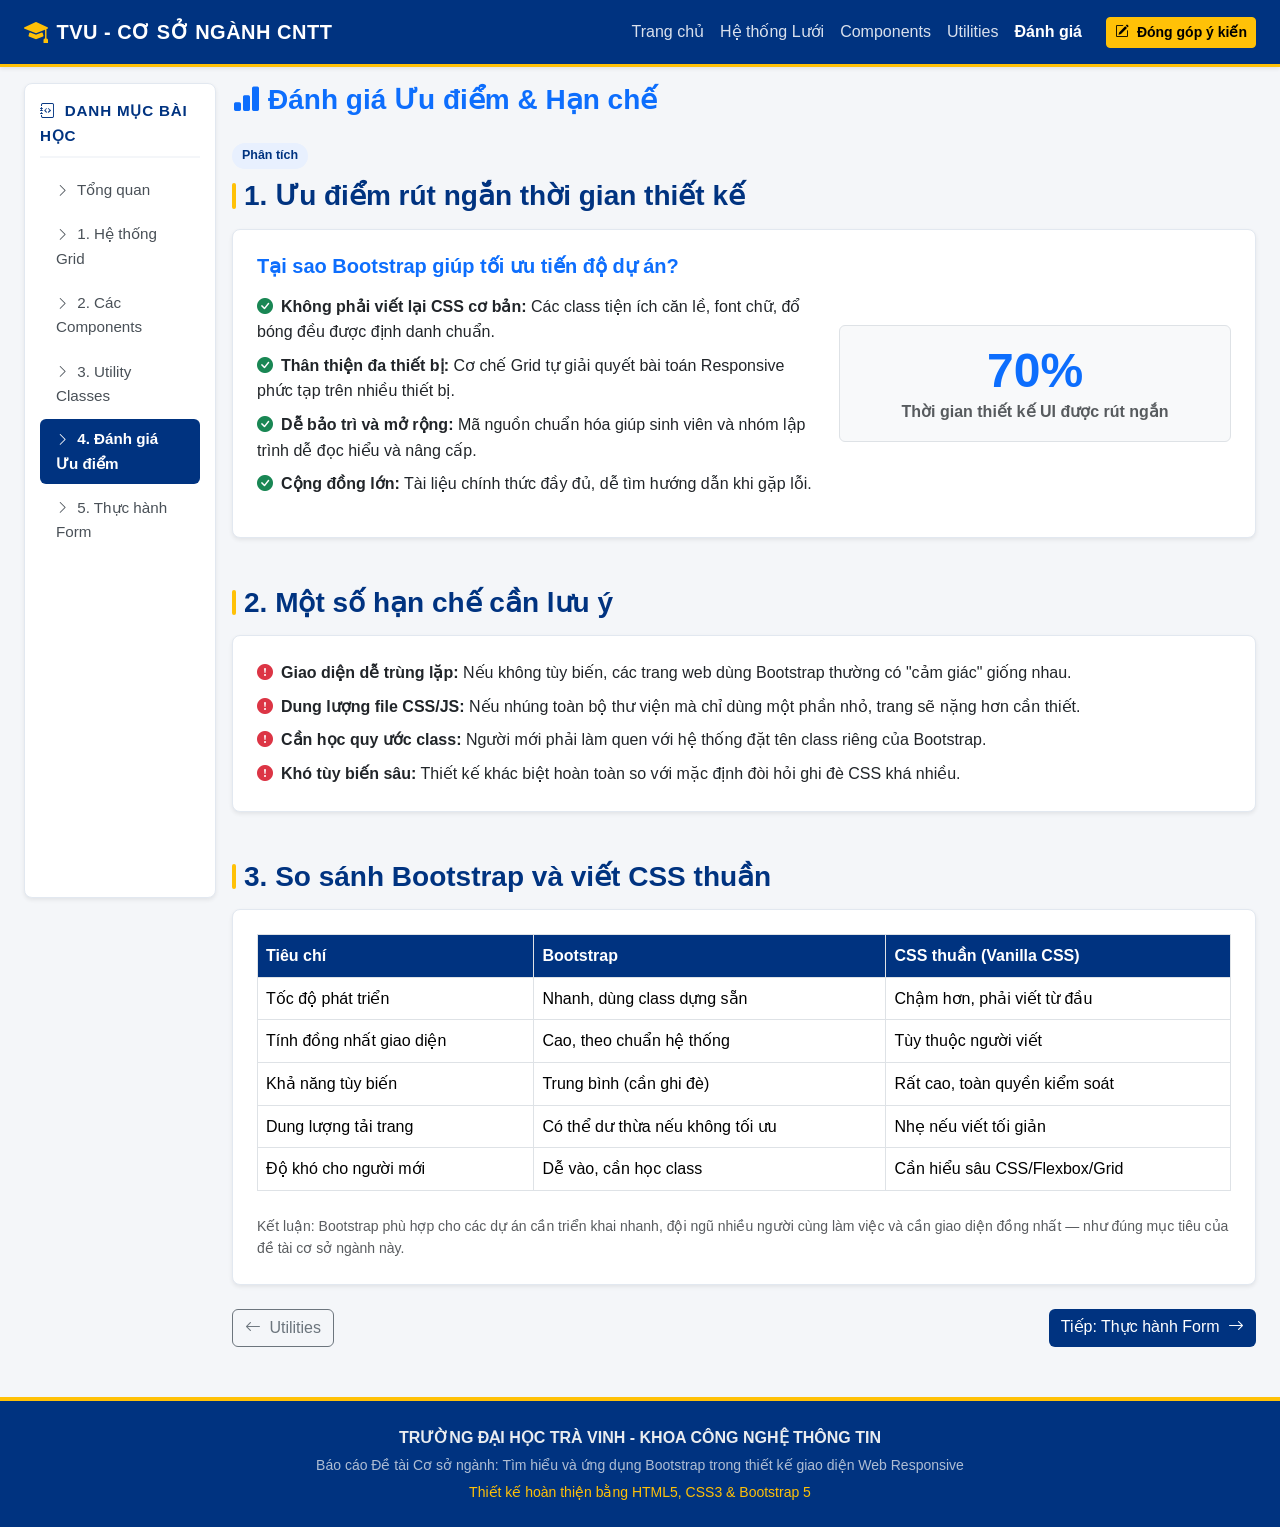
<file: HTML/evaluation.html>
<!DOCTYPE html>
<html lang="vi">
<head>
    <meta charset="UTF-8">
    <meta name="viewport" content="width=device-width, initial-scale=1.0">
    <title>Đánh giá Ưu điểm - Học Bootstrap 5 - TVU</title>
    <link href="https://cdn.jsdelivr.net/npm/bootstrap@5.3.3/dist/css/bootstrap.min.css" rel="stylesheet">
    <link href="https://cdn.jsdelivr.net/npm/bootstrap-icons@1.11.3/font/bootstrap-icons.min.css" rel="stylesheet">
    <link rel="stylesheet" href="../CSS/style.css">
</head>
<body>

    <header>
        <nav class="navbar navbar-expand-lg navbar-dark navbar-tvu sticky-top shadow-sm py-2">
            <div class="container-fluid px-lg-4">
                <a class="navbar-brand fw-bold d-flex align-items-center" href="../index.html">
                    <i class="bi bi-mortarboard-fill text-warning me-2 fs-4"></i>
                    <span>TVU - CƠ SỞ NGÀNH CNTT</span>
                </a>
                <button class="navbar-toggler border-0" type="button" data-bs-toggle="collapse" data-bs-target="#tvuNavbarContent" aria-controls="tvuNavbarContent" aria-expanded="false" aria-label="Toggle navigation">
                    <span class="navbar-toggler-icon"></span>
                </button>
                <div class="collapse navbar-collapse" id="tvuNavbarContent">
                    <ul class="navbar-nav ms-auto mb-2 mb-lg-0">
                        <li class="nav-item"><a class="nav-link" href="../index.html">Trang chủ</a></li>
                        <li class="nav-item"><a class="nav-link" href="grid.html">Hệ thống Lưới</a></li>
                        <li class="nav-item"><a class="nav-link" href="components.html">Components</a></li>
                        <li class="nav-item"><a class="nav-link" href="utilities.html">Utilities</a></li>
                        <li class="nav-item"><a class="nav-link active" href="evaluation.html">Đánh giá</a></li>
                    </ul>
                    <a href="feedback.html" class="btn btn-warning btn-sm ms-lg-3 fw-semibold">
                        <i class="bi bi-pencil-square me-1"></i> Đóng góp ý kiến
                    </a>
                </div>
            </div>
        </nav>
    </header>

    <div class="container-fluid px-lg-4 mt-3">
        <div class="row g-3">

            <aside class="col-12 col-md-4 col-lg-3 col-xl-2">
                <div class="sidebar-sticky shadow-sm">
                    <div class="sidebar-title">
                        <i class="bi bi-journal-code me-1"></i> Danh mục bài học
                    </div>
                    <div class="list-group list-group-tvu list-group-flush">
                        <a href="../index.html" class="list-group-item list-group-item-action">
                            <i class="bi bi-chevron-right me-1 small"></i> Tổng quan
                        </a>
                        <a href="grid.html" class="list-group-item list-group-item-action">
                            <i class="bi bi-chevron-right me-1 small"></i> 1. Hệ thống Grid
                        </a>
                        <a href="components.html" class="list-group-item list-group-item-action">
                            <i class="bi bi-chevron-right me-1 small"></i> 2. Các Components
                        </a>
                        <a href="utilities.html" class="list-group-item list-group-item-action">
                            <i class="bi bi-chevron-right me-1 small"></i> 3. Utility Classes
                        </a>
                        <a href="evaluation.html" class="list-group-item list-group-item-action active">
                            <i class="bi bi-chevron-right me-1 small"></i> 4. Đánh giá Ưu điểm
                        </a>
                        <a href="feedback.html" class="list-group-item list-group-item-action">
                            <i class="bi bi-chevron-right me-1 small"></i> 5. Thực hành Form
                        </a>
                    </div>
                </div>
            </aside>

            <main class="col-12 col-md-8 col-lg-9 col-xl-10">

                <h1 class="h3 fw-bold text-primary mb-4"><i class="bi bi-bar-chart-fill me-2"></i>Đánh giá Ưu điểm &amp; Hạn chế</h1>

                <section class="mb-5">
                    <span class="section-tag section-tag--theory">Phân tích</span>
                    <h3 class="section-heading mb-3">1. Ưu điểm rút ngắn thời gian thiết kế</h3>
                    <div class="content-card p-4 shadow-sm">
                        <div class="row align-items-center">
                            <div class="col-lg-7">
                                <h5 class="fw-bold text-primary mb-3">Tại sao Bootstrap giúp tối ưu tiến độ dự án?</h5>
                                <ul class="list-unstyled">
                                    <li class="mb-2"><i class="bi bi-check-circle-fill text-success me-2"></i><strong>Không phải viết lại CSS cơ bản:</strong> Các class tiện ích căn lề, font chữ, đổ bóng đều được định danh chuẩn.</li>
                                    <li class="mb-2"><i class="bi bi-check-circle-fill text-success me-2"></i><strong>Thân thiện đa thiết bị:</strong> Cơ chế Grid tự giải quyết bài toán Responsive phức tạp trên nhiều thiết bị.</li>
                                    <li class="mb-2"><i class="bi bi-check-circle-fill text-success me-2"></i><strong>Dễ bảo trì và mở rộng:</strong> Mã nguồn chuẩn hóa giúp sinh viên và nhóm lập trình dễ đọc hiểu và nâng cấp.</li>
                                    <li class="mb-0"><i class="bi bi-check-circle-fill text-success me-2"></i><strong>Cộng đồng lớn:</strong> Tài liệu chính thức đầy đủ, dễ tìm hướng dẫn khi gặp lỗi.</li>
                                </ul>
                            </div>
                            <div class="col-lg-5">
                                <div class="bg-light p-3 rounded border text-center">
                                    <span class="display-5 fw-bold text-primary">70%</span>
                                    <p class="text-muted mb-0 fw-semibold">Thời gian thiết kế UI được rút ngắn</p>
                                </div>
                            </div>
                        </div>
                    </div>
                </section>

                <section class="mb-5">
                    <h3 class="section-heading mb-3">2. Một số hạn chế cần lưu ý</h3>
                    <div class="content-card p-4 shadow-sm">
                        <ul class="list-unstyled mb-0">
                            <li class="mb-2"><i class="bi bi-exclamation-circle-fill text-danger me-2"></i><strong>Giao diện dễ trùng lặp:</strong> Nếu không tùy biến, các trang web dùng Bootstrap thường có "cảm giác" giống nhau.</li>
                            <li class="mb-2"><i class="bi bi-exclamation-circle-fill text-danger me-2"></i><strong>Dung lượng file CSS/JS:</strong> Nếu nhúng toàn bộ thư viện mà chỉ dùng một phần nhỏ, trang sẽ nặng hơn cần thiết.</li>
                            <li class="mb-2"><i class="bi bi-exclamation-circle-fill text-danger me-2"></i><strong>Cần học quy ước class:</strong> Người mới phải làm quen với hệ thống đặt tên class riêng của Bootstrap.</li>
                            <li class="mb-0"><i class="bi bi-exclamation-circle-fill text-danger me-2"></i><strong>Khó tùy biến sâu:</strong> Thiết kế khác biệt hoàn toàn so với mặc định đòi hỏi ghi đè CSS khá nhiều.</li>
                        </ul>
                    </div>
                </section>

                <section class="mb-4">
                    <h3 class="section-heading mb-3">3. So sánh Bootstrap và viết CSS thuần</h3>
                    <div class="content-card p-4 shadow-sm">
                        <div class="table-responsive">
                            <table class="table table-bordered breakpoint-table align-middle">
                                <thead>
                                    <tr><th>Tiêu chí</th><th>Bootstrap</th><th>CSS thuần (Vanilla CSS)</th></tr>
                                </thead>
                                <tbody>
                                    <tr><td>Tốc độ phát triển</td><td>Nhanh, dùng class dựng sẵn</td><td>Chậm hơn, phải viết từ đầu</td></tr>
                                    <tr><td>Tính đồng nhất giao diện</td><td>Cao, theo chuẩn hệ thống</td><td>Tùy thuộc người viết</td></tr>
                                    <tr><td>Khả năng tùy biến</td><td>Trung bình (cần ghi đè)</td><td>Rất cao, toàn quyền kiểm soát</td></tr>
                                    <tr><td>Dung lượng tải trang</td><td>Có thể dư thừa nếu không tối ưu</td><td>Nhẹ nếu viết tối giản</td></tr>
                                    <tr><td>Độ khó cho người mới</td><td>Dễ vào, cần học class</td><td>Cần hiểu sâu CSS/Flexbox/Grid</td></tr>
                                </tbody>
                            </table>
                        </div>
                        <p class="mb-0 mt-2 text-muted small">Kết luận: Bootstrap phù hợp cho các dự án cần triển khai nhanh, đội ngũ nhiều người cùng làm việc và cần giao diện đồng nhất — như đúng mục tiêu của đề tài cơ sở ngành này.</p>
                    </div>
                </section>

                <div class="d-flex justify-content-between mt-4">
                    <a href="utilities.html" class="btn btn-outline-secondary"><i class="bi bi-arrow-left me-1"></i> Utilities</a>
                    <a href="feedback.html" class="btn btn-primary" style="background-color: var(--tvu-primary); border:none;">Tiếp: Thực hành Form <i class="bi bi-arrow-right ms-1"></i></a>
                </div>

            </main>
        </div>
    </div>

    <footer class="footer-tvu py-4 text-center">
        <div class="container">
            <p class="fw-bold mb-1">TRƯỜNG ĐẠI HỌC TRÀ VINH - KHOA CÔNG NGHỆ THÔNG TIN</p>
            <p class="small mb-1 opacity-75">Báo cáo Đề tài Cơ sở ngành: Tìm hiểu và ứng dụng Bootstrap trong thiết kế giao diện Web Responsive</p>
            <p class="small text-warning mb-0">Thiết kế hoàn thiện bằng HTML5, CSS3 & Bootstrap 5</p>
        </div>
    </footer>

    <script src="https://cdn.jsdelivr.net/npm/bootstrap@5.3.3/dist/js/bootstrap.bundle.min.js"></script>
</body>
</html>
</file>
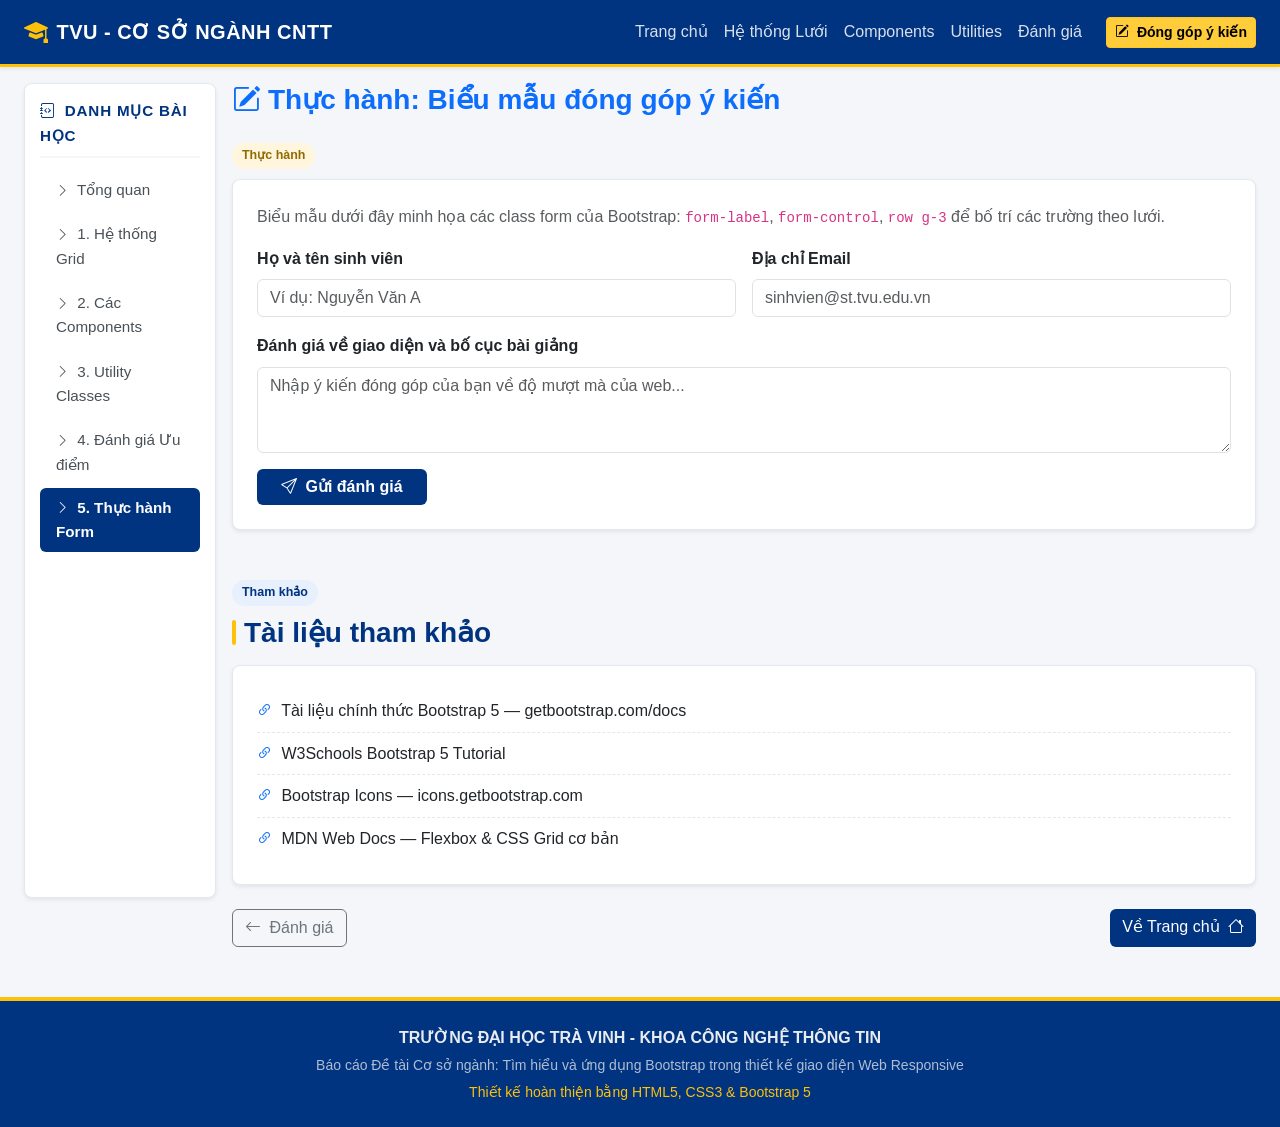
<file: HTML/feedback.html>
<!DOCTYPE html>
<html lang="vi">
<head>
    <meta charset="UTF-8">
    <meta name="viewport" content="width=device-width, initial-scale=1.0">
    <title>Thực hành Form - Học Bootstrap 5 - TVU</title>
    <link href="https://cdn.jsdelivr.net/npm/bootstrap@5.3.3/dist/css/bootstrap.min.css" rel="stylesheet">
    <link href="https://cdn.jsdelivr.net/npm/bootstrap-icons@1.11.3/font/bootstrap-icons.min.css" rel="stylesheet">
    <link rel="stylesheet" href="../CSS/style.css">
</head>
<body>

    <header>
        <nav class="navbar navbar-expand-lg navbar-dark navbar-tvu sticky-top shadow-sm py-2">
            <div class="container-fluid px-lg-4">
                <a class="navbar-brand fw-bold d-flex align-items-center" href="../index.html">
                    <i class="bi bi-mortarboard-fill text-warning me-2 fs-4"></i>
                    <span>TVU - CƠ SỞ NGÀNH CNTT</span>
                </a>
                <button class="navbar-toggler border-0" type="button" data-bs-toggle="collapse" data-bs-target="#tvuNavbarContent" aria-controls="tvuNavbarContent" aria-expanded="false" aria-label="Toggle navigation">
                    <span class="navbar-toggler-icon"></span>
                </button>
                <div class="collapse navbar-collapse" id="tvuNavbarContent">
                    <ul class="navbar-nav ms-auto mb-2 mb-lg-0">
                        <li class="nav-item"><a class="nav-link" href="../index.html">Trang chủ</a></li>
                        <li class="nav-item"><a class="nav-link" href="grid.html">Hệ thống Lưới</a></li>
                        <li class="nav-item"><a class="nav-link" href="components.html">Components</a></li>
                        <li class="nav-item"><a class="nav-link" href="utilities.html">Utilities</a></li>
                        <li class="nav-item"><a class="nav-link" href="evaluation.html">Đánh giá</a></li>
                    </ul>
                    <a href="feedback.html" class="btn btn-warning btn-sm ms-lg-3 fw-semibold active">
                        <i class="bi bi-pencil-square me-1"></i> Đóng góp ý kiến
                    </a>
                </div>
            </div>
        </nav>
    </header>

    <div class="container-fluid px-lg-4 mt-3">
        <div class="row g-3">

            <aside class="col-12 col-md-4 col-lg-3 col-xl-2">
                <div class="sidebar-sticky shadow-sm">
                    <div class="sidebar-title">
                        <i class="bi bi-journal-code me-1"></i> Danh mục bài học
                    </div>
                    <div class="list-group list-group-tvu list-group-flush">
                        <a href="../index.html" class="list-group-item list-group-item-action">
                            <i class="bi bi-chevron-right me-1 small"></i> Tổng quan
                        </a>
                        <a href="grid.html" class="list-group-item list-group-item-action">
                            <i class="bi bi-chevron-right me-1 small"></i> 1. Hệ thống Grid
                        </a>
                        <a href="components.html" class="list-group-item list-group-item-action">
                            <i class="bi bi-chevron-right me-1 small"></i> 2. Các Components
                        </a>
                        <a href="utilities.html" class="list-group-item list-group-item-action">
                            <i class="bi bi-chevron-right me-1 small"></i> 3. Utility Classes
                        </a>
                        <a href="evaluation.html" class="list-group-item list-group-item-action">
                            <i class="bi bi-chevron-right me-1 small"></i> 4. Đánh giá Ưu điểm
                        </a>
                        <a href="feedback.html" class="list-group-item list-group-item-action active">
                            <i class="bi bi-chevron-right me-1 small"></i> 5. Thực hành Form
                        </a>
                    </div>
                </div>
            </aside>

            <main class="col-12 col-md-8 col-lg-9 col-xl-10">

                <h1 class="h3 fw-bold text-primary mb-4"><i class="bi bi-pencil-square me-2"></i>Thực hành: Biểu mẫu đóng góp ý kiến</h1>

                <section class="mb-5">
                    <span class="section-tag section-tag--practice">Thực hành</span>
                    <div class="content-card p-4 shadow-sm">
                        <p class="text-muted">Biểu mẫu dưới đây minh họa các class form của Bootstrap: <code>form-label</code>, <code>form-control</code>, <code>row g-3</code> để bố trí các trường theo lưới.</p>
                        <form action="#">
                            <div class="row g-3">
                                <div class="col-12 col-md-6">
                                    <label class="form-label fw-semibold">Họ và tên sinh viên</label>
                                    <input type="text" class="form-control" placeholder="Ví dụ: Nguyễn Văn A" required>
                                </div>
                                <div class="col-12 col-md-6">
                                    <label class="form-label fw-semibold">Địa chỉ Email</label>
                                    <input type="email" class="form-control" placeholder="sinhvien@st.tvu.edu.vn" required>
                                </div>
                                <div class="col-12">
                                    <label class="form-label fw-semibold">Đánh giá về giao diện và bố cục bài giảng</label>
                                    <textarea class="form-control" rows="3" placeholder="Nhập ý kiến đóng góp của bạn về độ mượt mà của web..." required></textarea>
                                </div>
                                <div class="col-12">
                                    <button type="submit" class="btn btn-primary px-4 fw-semibold" style="background-color: var(--tvu-primary); border: none;">
                                        <i class="bi bi-send me-1"></i> Gửi đánh giá
                                    </button>
                                </div>
                            </div>
                        </form>
                    </div>
                </section>

                <section class="mb-4">
                    <span class="section-tag section-tag--theory">Tham khảo</span>
                    <h3 class="section-heading mb-3">Tài liệu tham khảo</h3>
                    <div class="content-card p-4 shadow-sm">
                        <ul class="ref-list list-unstyled mb-0">
                            <li><i class="bi bi-link-45deg text-primary me-1"></i> Tài liệu chính thức Bootstrap 5 — getbootstrap.com/docs</li>
                            <li><i class="bi bi-link-45deg text-primary me-1"></i> W3Schools Bootstrap 5 Tutorial</li>
                            <li><i class="bi bi-link-45deg text-primary me-1"></i> Bootstrap Icons — icons.getbootstrap.com</li>
                            <li><i class="bi bi-link-45deg text-primary me-1"></i> MDN Web Docs — Flexbox &amp; CSS Grid cơ bản</li>
                        </ul>
                    </div>
                </section>

                <div class="d-flex justify-content-between mt-4">
                    <a href="evaluation.html" class="btn btn-outline-secondary"><i class="bi bi-arrow-left me-1"></i> Đánh giá</a>
                    <a href="../index.html" class="btn btn-primary" style="background-color: var(--tvu-primary); border:none;">Về Trang chủ <i class="bi bi-house ms-1"></i></a>
                </div>

            </main>
        </div>
    </div>

    <footer class="footer-tvu py-4 text-center">
        <div class="container">
            <p class="fw-bold mb-1">TRƯỜNG ĐẠI HỌC TRÀ VINH - KHOA CÔNG NGHỆ THÔNG TIN</p>
            <p class="small mb-1 opacity-75">Báo cáo Đề tài Cơ sở ngành: Tìm hiểu và ứng dụng Bootstrap trong thiết kế giao diện Web Responsive</p>
            <p class="small text-warning mb-0">Thiết kế hoàn thiện bằng HTML5, CSS3 & Bootstrap 5</p>
        </div>
    </footer>

    <script src="https://cdn.jsdelivr.net/npm/bootstrap@5.3.3/dist/js/bootstrap.bundle.min.js"></script>
</body>
</html>
</file>
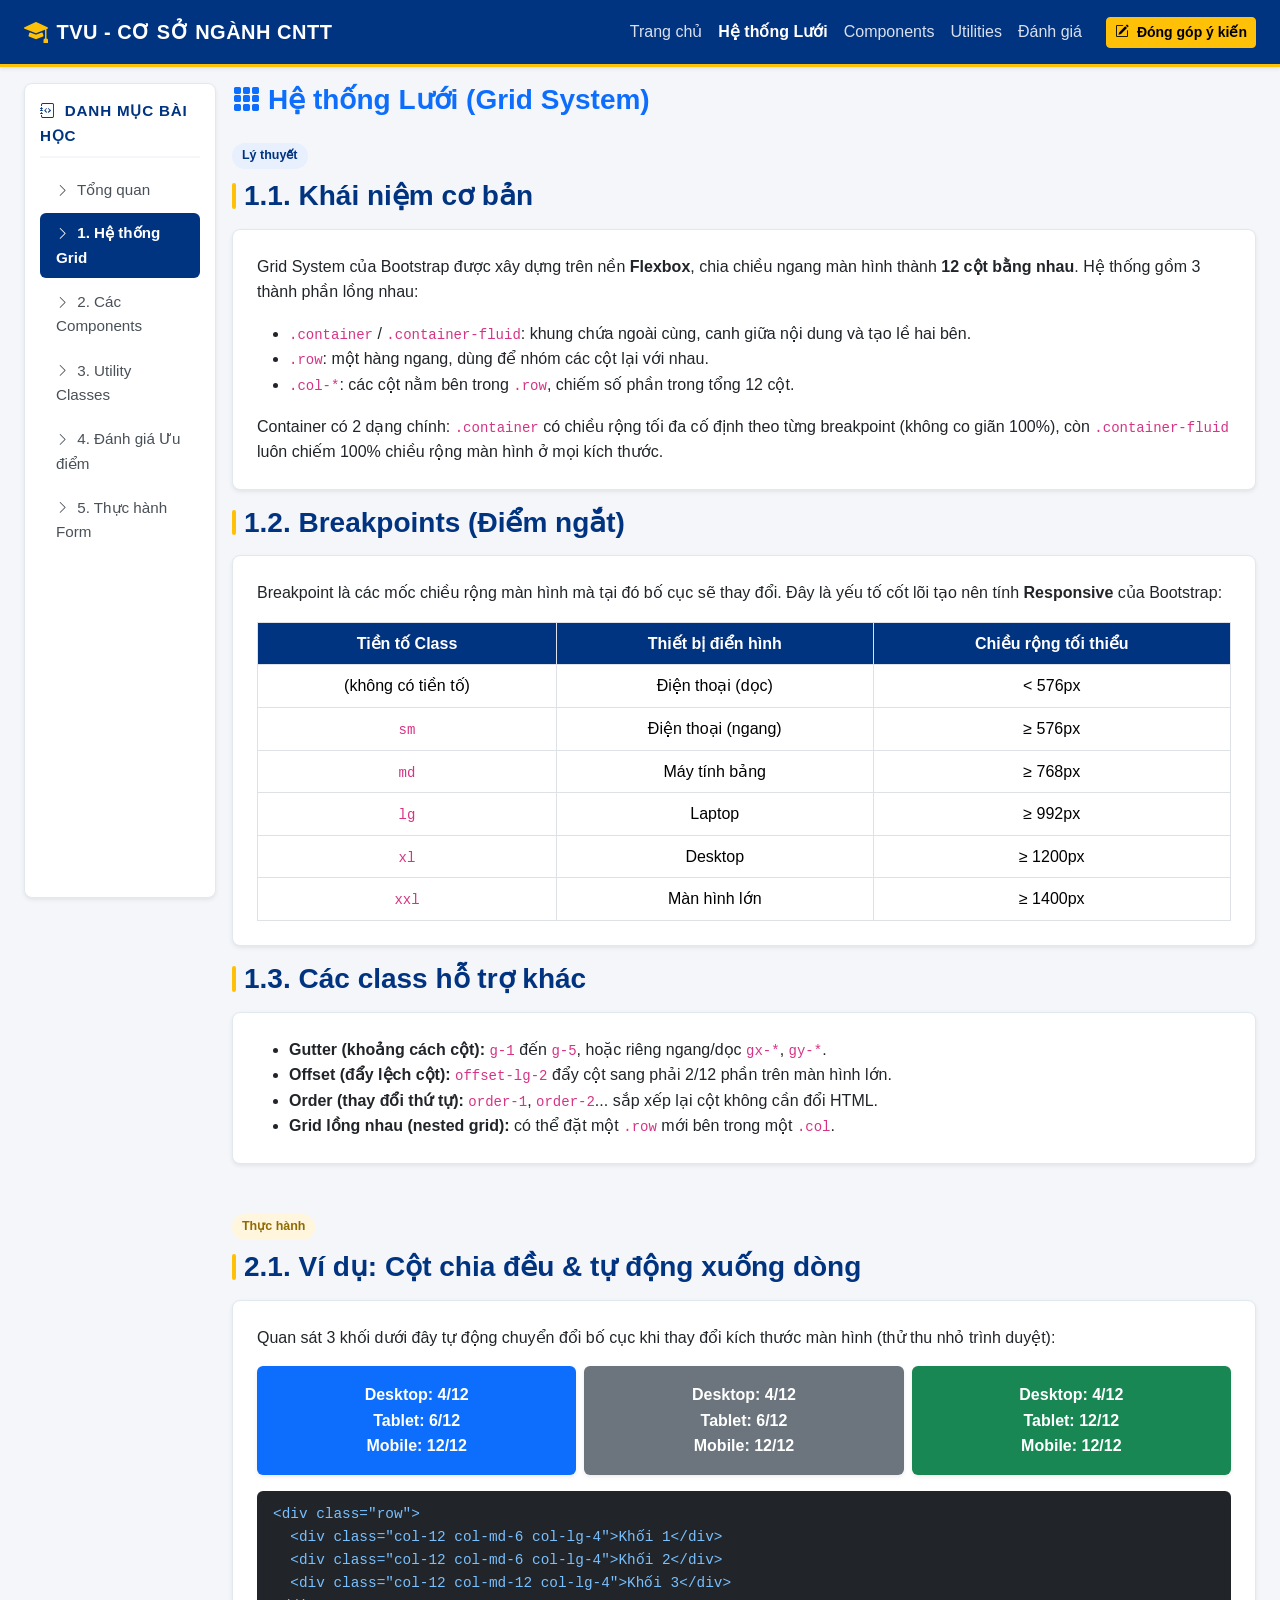
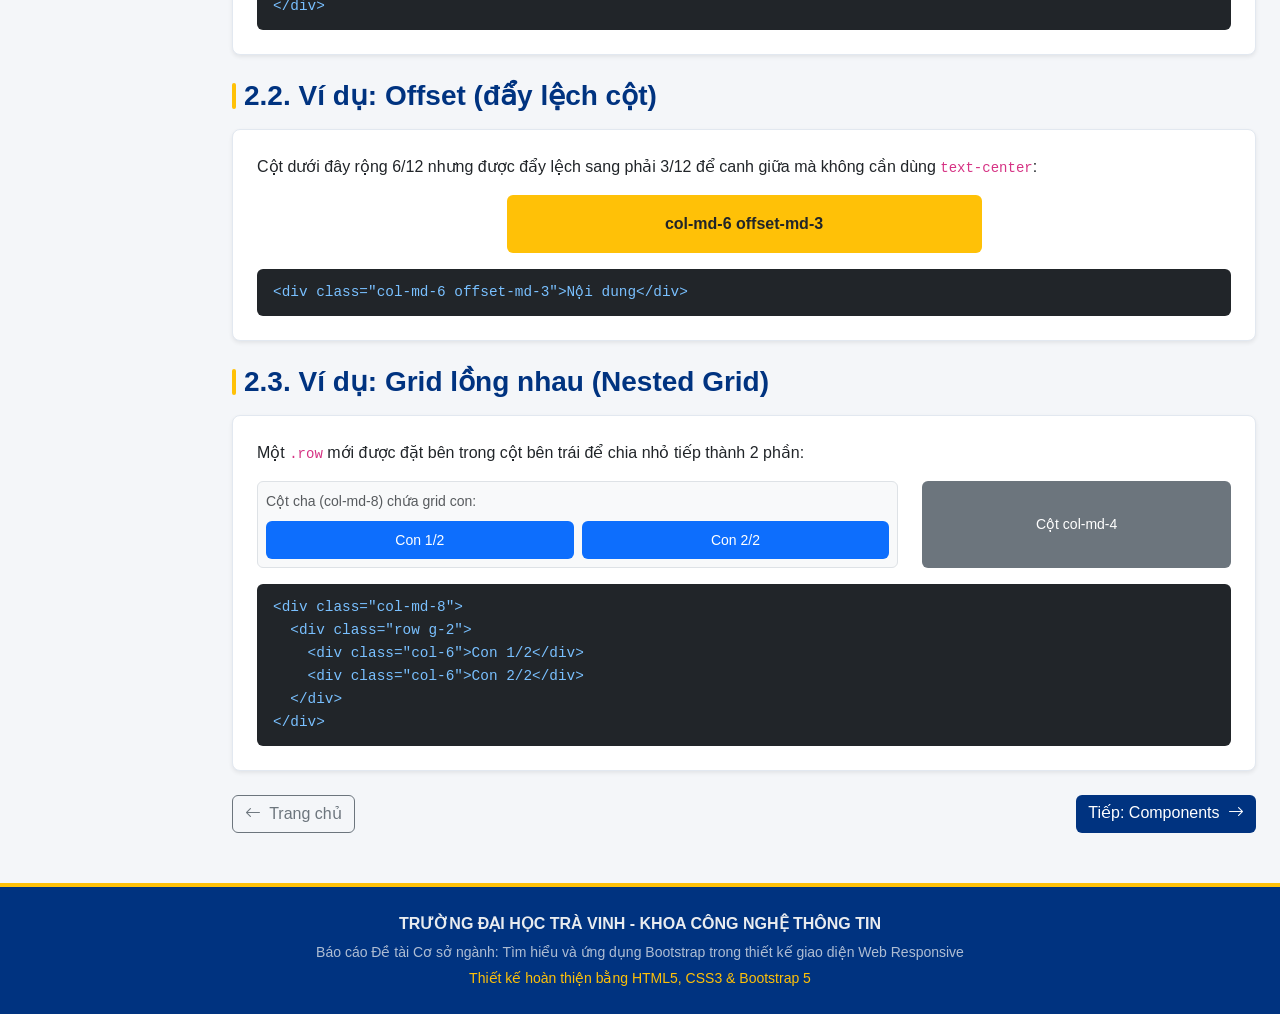
<file: HTML/grid.html>
<!DOCTYPE html>
<html lang="vi">
<head>
    <meta charset="UTF-8">
    <meta name="viewport" content="width=device-width, initial-scale=1.0">
    <title>Hệ thống Grid - Học Bootstrap 5 - TVU</title>
    <link href="https://cdn.jsdelivr.net/npm/bootstrap@5.3.3/dist/css/bootstrap.min.css" rel="stylesheet">
    <link href="https://cdn.jsdelivr.net/npm/bootstrap-icons@1.11.3/font/bootstrap-icons.min.css" rel="stylesheet">
    <link rel="stylesheet" href="../CSS/style.css">
</head>
<body>

    <header>
        <nav class="navbar navbar-expand-lg navbar-dark navbar-tvu sticky-top shadow-sm py-2">
            <div class="container-fluid px-lg-4">
                <a class="navbar-brand fw-bold d-flex align-items-center" href="../index.html">
                    <i class="bi bi-mortarboard-fill text-warning me-2 fs-4"></i>
                    <span>TVU - CƠ SỞ NGÀNH CNTT</span>
                </a>
                <button class="navbar-toggler border-0" type="button" data-bs-toggle="collapse" data-bs-target="#tvuNavbarContent" aria-controls="tvuNavbarContent" aria-expanded="false" aria-label="Toggle navigation">
                    <span class="navbar-toggler-icon"></span>
                </button>
                <div class="collapse navbar-collapse" id="tvuNavbarContent">
                    <ul class="navbar-nav ms-auto mb-2 mb-lg-0">
                        <li class="nav-item"><a class="nav-link" href="../index.html">Trang chủ</a></li>
                        <li class="nav-item"><a class="nav-link active" href="grid.html">Hệ thống Lưới</a></li>
                        <li class="nav-item"><a class="nav-link" href="components.html">Components</a></li>
                        <li class="nav-item"><a class="nav-link" href="utilities.html">Utilities</a></li>
                        <li class="nav-item"><a class="nav-link" href="evaluation.html">Đánh giá</a></li>
                    </ul>
                    <a href="feedback.html" class="btn btn-warning btn-sm ms-lg-3 fw-semibold">
                        <i class="bi bi-pencil-square me-1"></i> Đóng góp ý kiến
                    </a>
                </div>
            </div>
        </nav>
    </header>

    <div class="container-fluid px-lg-4 mt-3">
        <div class="row g-3">

            <aside class="col-12 col-md-4 col-lg-3 col-xl-2">
                <div class="sidebar-sticky shadow-sm">
                    <div class="sidebar-title">
                        <i class="bi bi-journal-code me-1"></i> Danh mục bài học
                    </div>
                    <div class="list-group list-group-tvu list-group-flush">
                        <a href="../index.html" class="list-group-item list-group-item-action">
                            <i class="bi bi-chevron-right me-1 small"></i> Tổng quan
                        </a>
                        <a href="grid.html" class="list-group-item list-group-item-action active">
                            <i class="bi bi-chevron-right me-1 small"></i> 1. Hệ thống Grid
                        </a>
                        <a href="components.html" class="list-group-item list-group-item-action">
                            <i class="bi bi-chevron-right me-1 small"></i> 2. Các Components
                        </a>
                        <a href="utilities.html" class="list-group-item list-group-item-action">
                            <i class="bi bi-chevron-right me-1 small"></i> 3. Utility Classes
                        </a>
                        <a href="evaluation.html" class="list-group-item list-group-item-action">
                            <i class="bi bi-chevron-right me-1 small"></i> 4. Đánh giá Ưu điểm
                        </a>
                        <a href="feedback.html" class="list-group-item list-group-item-action">
                            <i class="bi bi-chevron-right me-1 small"></i> 5. Thực hành Form
                        </a>
                    </div>
                </div>
            </aside>

            <main class="col-12 col-md-8 col-lg-9 col-xl-10">

                <h1 class="h3 fw-bold text-primary mb-4"><i class="bi bi-grid-3x3-gap-fill me-2"></i>Hệ thống Lưới (Grid System)</h1>

                <!-- LÝ THUYẾT -->
                <section class="mb-5">
                    <span class="section-tag section-tag--theory">Lý thuyết</span>
                    <h3 class="section-heading mb-3">1.1. Khái niệm cơ bản</h3>
                    <div class="content-card p-4 shadow-sm mb-3">
                        <p>Grid System của Bootstrap được xây dựng trên nền <strong>Flexbox</strong>, chia chiều ngang màn hình thành <strong>12 cột bằng nhau</strong>. Hệ thống gồm 3 thành phần lồng nhau:</p>
                        <ul>
                            <li><code>.container</code> / <code>.container-fluid</code>: khung chứa ngoài cùng, canh giữa nội dung và tạo lề hai bên.</li>
                            <li><code>.row</code>: một hàng ngang, dùng để nhóm các cột lại với nhau.</li>
                            <li><code>.col-*</code>: các cột nằm bên trong <code>.row</code>, chiếm số phần trong tổng 12 cột.</li>
                        </ul>
                        <p class="mb-0">Container có 2 dạng chính: <code>.container</code> có chiều rộng tối đa cố định theo từng breakpoint (không co giãn 100%), còn <code>.container-fluid</code> luôn chiếm 100% chiều rộng màn hình ở mọi kích thước.</p>
                    </div>

                    <h3 class="section-heading mb-3">1.2. Breakpoints (Điểm ngắt)</h3>
                    <div class="content-card p-4 shadow-sm mb-3">
                        <p>Breakpoint là các mốc chiều rộng màn hình mà tại đó bố cục sẽ thay đổi. Đây là yếu tố cốt lõi tạo nên tính <strong>Responsive</strong> của Bootstrap:</p>
                        <div class="table-responsive">
                            <table class="table table-bordered breakpoint-table align-middle text-center mb-0">
                                <thead>
                                    <tr>
                                        <th>Tiền tố Class</th>
                                        <th>Thiết bị điển hình</th>
                                        <th>Chiều rộng tối thiểu</th>
                                    </tr>
                                </thead>
                                <tbody>
                                    <tr><td>(không có tiền tố)</td><td>Điện thoại (dọc)</td><td>&lt; 576px</td></tr>
                                    <tr><td><code>sm</code></td><td>Điện thoại (ngang)</td><td>≥ 576px</td></tr>
                                    <tr><td><code>md</code></td><td>Máy tính bảng</td><td>≥ 768px</td></tr>
                                    <tr><td><code>lg</code></td><td>Laptop</td><td>≥ 992px</td></tr>
                                    <tr><td><code>xl</code></td><td>Desktop</td><td>≥ 1200px</td></tr>
                                    <tr><td><code>xxl</code></td><td>Màn hình lớn</td><td>≥ 1400px</td></tr>
                                </tbody>
                            </table>
                        </div>
                    </div>

                    <h3 class="section-heading mb-3">1.3. Các class hỗ trợ khác</h3>
                    <div class="content-card p-4 shadow-sm">
                        <ul class="mb-0">
                            <li><strong>Gutter (khoảng cách cột):</strong> <code>g-1</code> đến <code>g-5</code>, hoặc riêng ngang/dọc <code>gx-*</code>, <code>gy-*</code>.</li>
                            <li><strong>Offset (đẩy lệch cột):</strong> <code>offset-lg-2</code> đẩy cột sang phải 2/12 phần trên màn hình lớn.</li>
                            <li><strong>Order (thay đổi thứ tự):</strong> <code>order-1</code>, <code>order-2</code>... sắp xếp lại cột không cần đổi HTML.</li>
                            <li><strong>Grid lồng nhau (nested grid):</strong> có thể đặt một <code>.row</code> mới bên trong một <code>.col</code>.</li>
                        </ul>
                    </div>
                </section>

                <!-- THỰC HÀNH -->
                <section class="mb-4">
                    <span class="section-tag section-tag--practice">Thực hành</span>
                    <h3 class="section-heading mb-3">2.1. Ví dụ: Cột chia đều &amp; tự động xuống dòng</h3>
                    <div class="content-card p-4 shadow-sm mb-4">
                        <p>Quan sát 3 khối dưới đây tự động chuyển đổi bố cục khi thay đổi kích thước màn hình (thử thu nhỏ trình duyệt):</p>
                        <div class="row g-2 text-center text-white fw-bold mb-3">
                            <div class="col-12 col-md-6 col-lg-4">
                                <div class="p-3 rounded bg-primary shadow-sm">Desktop: 4/12<br>Tablet: 6/12<br>Mobile: 12/12</div>
                            </div>
                            <div class="col-12 col-md-6 col-lg-4">
                                <div class="p-3 rounded bg-secondary shadow-sm">Desktop: 4/12<br>Tablet: 6/12<br>Mobile: 12/12</div>
                            </div>
                            <div class="col-12 col-md-12 col-lg-4">
                                <div class="p-3 rounded bg-success shadow-sm">Desktop: 4/12<br>Tablet: 12/12<br>Mobile: 12/12</div>
                            </div>
                        </div>
                        <div class="code-box">
                            &lt;div class="row"&gt;<br>
                            &nbsp;&nbsp;&lt;div class="col-12 col-md-6 col-lg-4"&gt;Khối 1&lt;/div&gt;<br>
                            &nbsp;&nbsp;&lt;div class="col-12 col-md-6 col-lg-4"&gt;Khối 2&lt;/div&gt;<br>
                            &nbsp;&nbsp;&lt;div class="col-12 col-md-12 col-lg-4"&gt;Khối 3&lt;/div&gt;<br>
                            &lt;/div&gt;
                        </div>
                    </div>

                    <h3 class="section-heading mb-3">2.2. Ví dụ: Offset (đẩy lệch cột)</h3>
                    <div class="content-card p-4 shadow-sm mb-4">
                        <p>Cột dưới đây rộng 6/12 nhưng được đẩy lệch sang phải 3/12 để canh giữa mà không cần dùng <code>text-center</code>:</p>
                        <div class="row mb-3">
                            <div class="col-12 col-md-6 offset-md-3">
                                <div class="p-3 rounded bg-warning text-dark text-center fw-bold">col-md-6 offset-md-3</div>
                            </div>
                        </div>
                        <div class="code-box">
                            &lt;div class="col-md-6 offset-md-3"&gt;Nội dung&lt;/div&gt;
                        </div>
                    </div>

                    <h3 class="section-heading mb-3">2.3. Ví dụ: Grid lồng nhau (Nested Grid)</h3>
                    <div class="content-card p-4 shadow-sm">
                        <p>Một <code>.row</code> mới được đặt bên trong cột bên trái để chia nhỏ tiếp thành 2 phần:</p>
                        <div class="row mb-3">
                            <div class="col-md-8">
                                <div class="p-2 bg-light border rounded">
                                    <p class="small text-muted mb-2">Cột cha (col-md-8) chứa grid con:</p>
                                    <div class="row g-2">
                                        <div class="col-6"><div class="p-2 bg-primary text-white rounded text-center small">Con 1/2</div></div>
                                        <div class="col-6"><div class="p-2 bg-primary text-white rounded text-center small">Con 2/2</div></div>
                                    </div>
                                </div>
                            </div>
                            <div class="col-md-4">
                                <div class="p-2 bg-secondary text-white rounded text-center h-100 d-flex align-items-center justify-content-center small">Cột col-md-4</div>
                            </div>
                        </div>
                        <div class="code-box">
                            &lt;div class="col-md-8"&gt;<br>
                            &nbsp;&nbsp;&lt;div class="row g-2"&gt;<br>
                            &nbsp;&nbsp;&nbsp;&nbsp;&lt;div class="col-6"&gt;Con 1/2&lt;/div&gt;<br>
                            &nbsp;&nbsp;&nbsp;&nbsp;&lt;div class="col-6"&gt;Con 2/2&lt;/div&gt;<br>
                            &nbsp;&nbsp;&lt;/div&gt;<br>
                            &lt;/div&gt;
                        </div>
                    </div>
                </section>

                <div class="d-flex justify-content-between mt-4">
                    <a href="../index.html" class="btn btn-outline-secondary"><i class="bi bi-arrow-left me-1"></i> Trang chủ</a>
                    <a href="components.html" class="btn btn-primary" style="background-color: var(--tvu-primary); border:none;">Tiếp: Components <i class="bi bi-arrow-right ms-1"></i></a>
                </div>

            </main>
        </div>
    </div>

    <footer class="footer-tvu py-4 text-center">
        <div class="container">
            <p class="fw-bold mb-1">TRƯỜNG ĐẠI HỌC TRÀ VINH - KHOA CÔNG NGHỆ THÔNG TIN</p>
            <p class="small mb-1 opacity-75">Báo cáo Đề tài Cơ sở ngành: Tìm hiểu và ứng dụng Bootstrap trong thiết kế giao diện Web Responsive</p>
            <p class="small text-warning mb-0">Thiết kế hoàn thiện bằng HTML5, CSS3 & Bootstrap 5</p>
        </div>
    </footer>

    <script src="https://cdn.jsdelivr.net/npm/bootstrap@5.3.3/dist/js/bootstrap.bundle.min.js"></script>
</body>
</html>
</file>
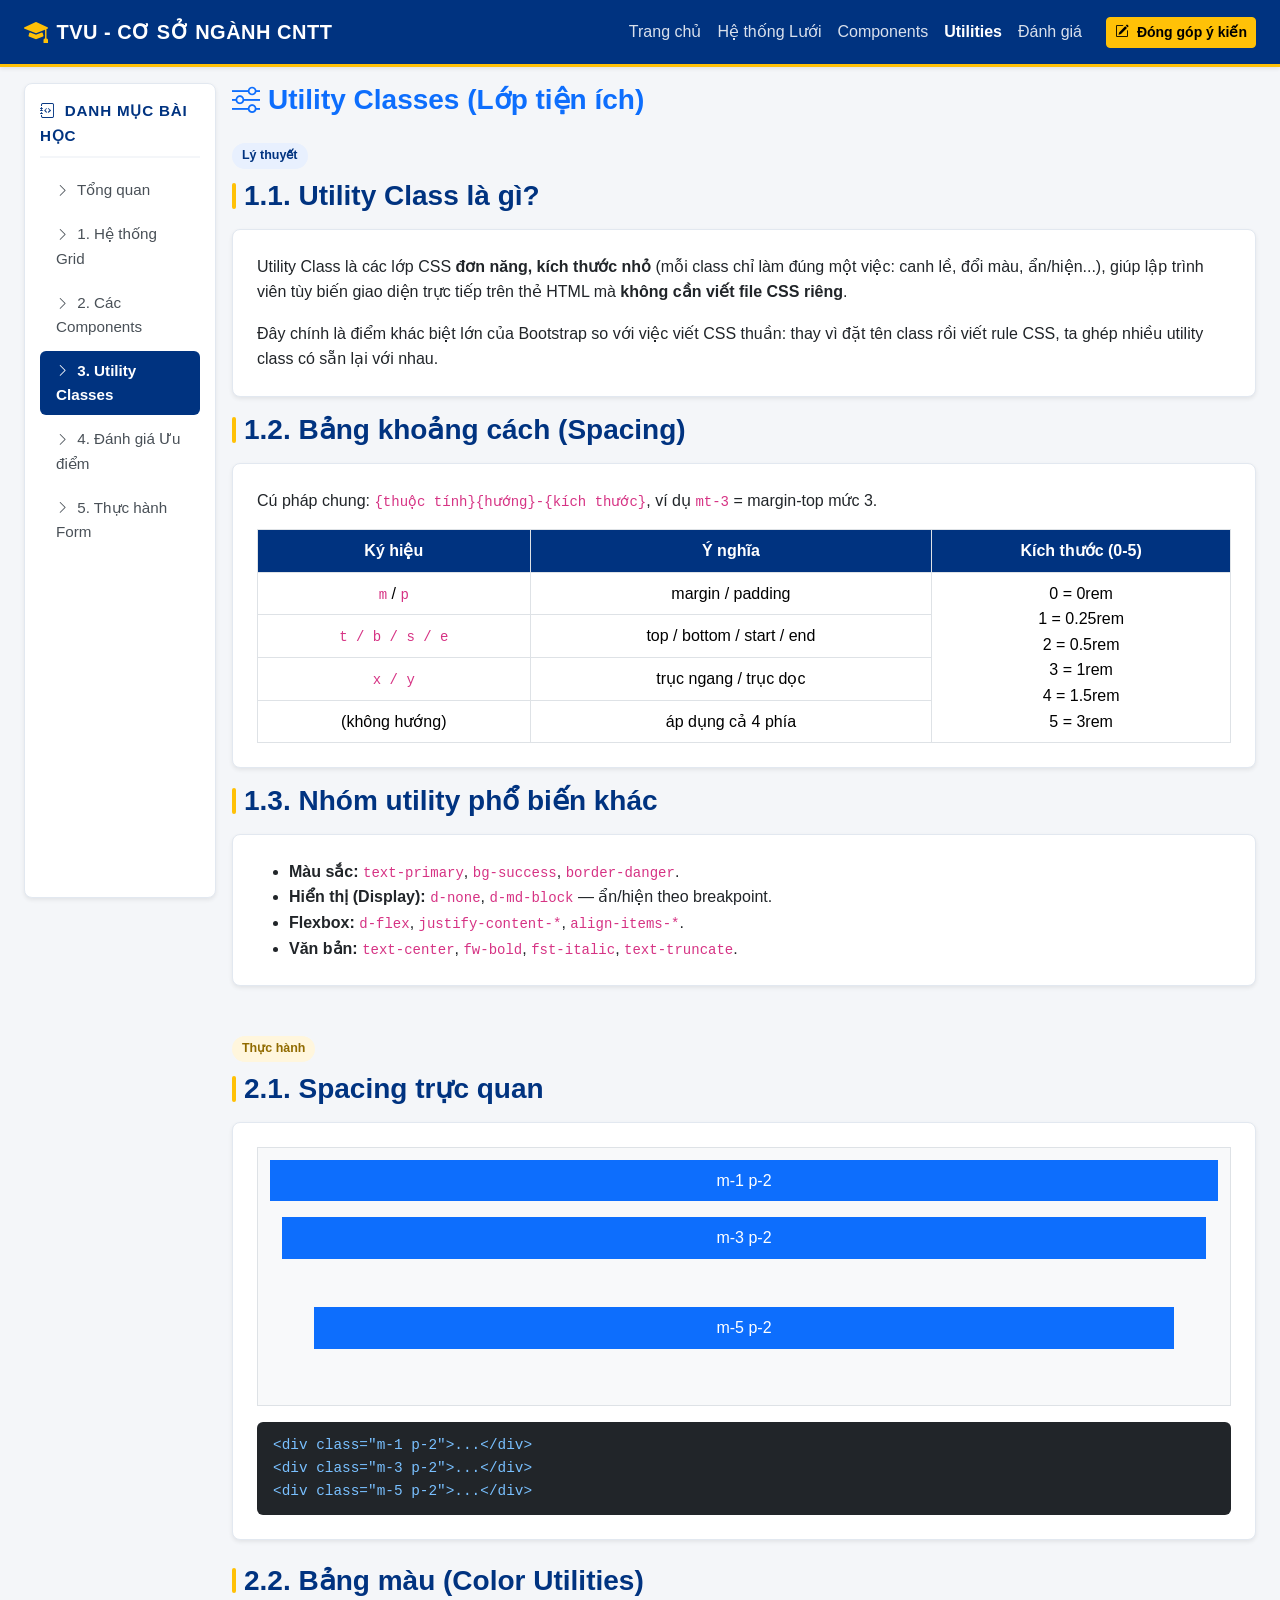
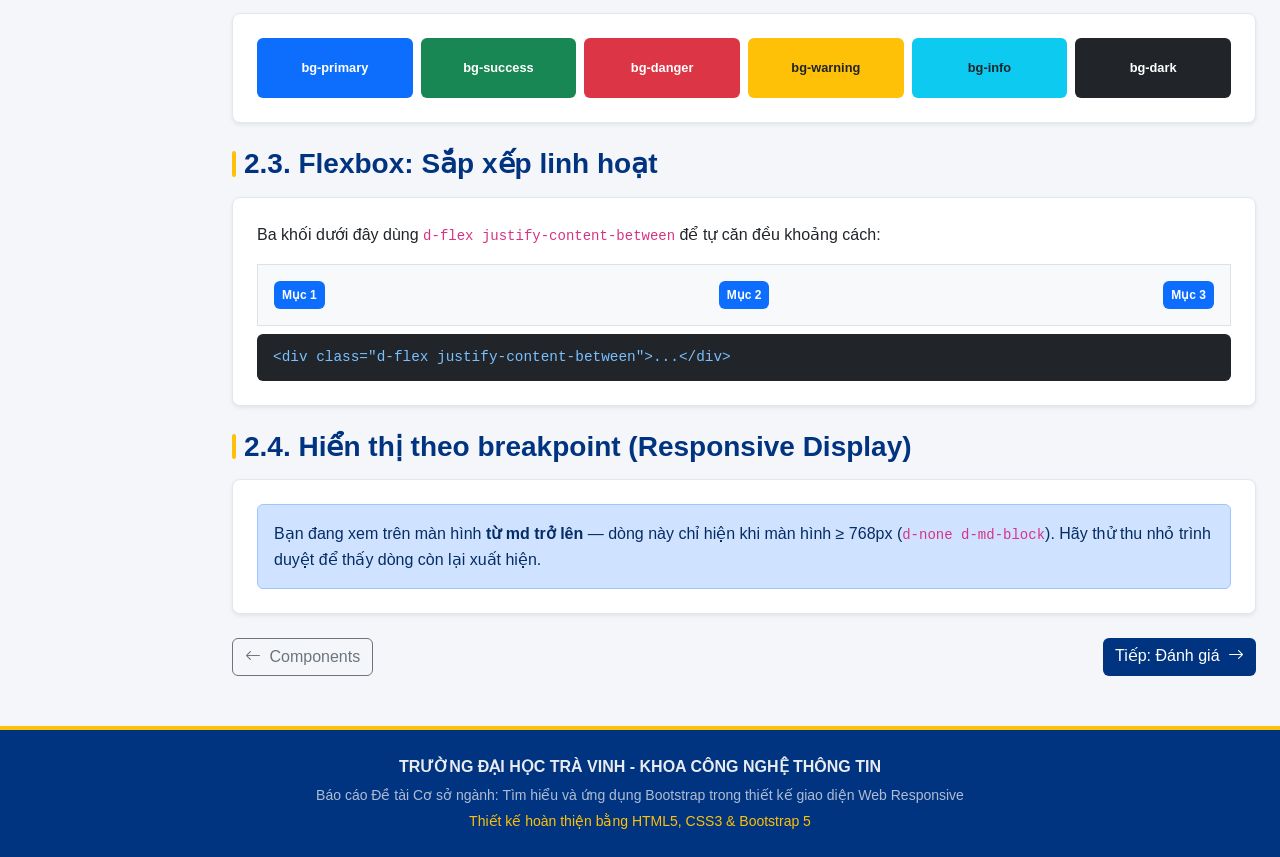
<file: HTML/utilities.html>
<!DOCTYPE html>
<html lang="vi">
<head>
    <meta charset="UTF-8">
    <meta name="viewport" content="width=device-width, initial-scale=1.0">
    <title>Utility Classes - Học Bootstrap 5 - TVU</title>
    <link href="https://cdn.jsdelivr.net/npm/bootstrap@5.3.3/dist/css/bootstrap.min.css" rel="stylesheet">
    <link href="https://cdn.jsdelivr.net/npm/bootstrap-icons@1.11.3/font/bootstrap-icons.min.css" rel="stylesheet">
    <link rel="stylesheet" href="../CSS/style.css">
</head>
<body>

    <header>
        <nav class="navbar navbar-expand-lg navbar-dark navbar-tvu sticky-top shadow-sm py-2">
            <div class="container-fluid px-lg-4">
                <a class="navbar-brand fw-bold d-flex align-items-center" href="../index.html">
                    <i class="bi bi-mortarboard-fill text-warning me-2 fs-4"></i>
                    <span>TVU - CƠ SỞ NGÀNH CNTT</span>
                </a>
                <button class="navbar-toggler border-0" type="button" data-bs-toggle="collapse" data-bs-target="#tvuNavbarContent" aria-controls="tvuNavbarContent" aria-expanded="false" aria-label="Toggle navigation">
                    <span class="navbar-toggler-icon"></span>
                </button>
                <div class="collapse navbar-collapse" id="tvuNavbarContent">
                    <ul class="navbar-nav ms-auto mb-2 mb-lg-0">
                        <li class="nav-item"><a class="nav-link" href="../index.html">Trang chủ</a></li>
                        <li class="nav-item"><a class="nav-link" href="grid.html">Hệ thống Lưới</a></li>
                        <li class="nav-item"><a class="nav-link" href="components.html">Components</a></li>
                        <li class="nav-item"><a class="nav-link active" href="utilities.html">Utilities</a></li>
                        <li class="nav-item"><a class="nav-link" href="evaluation.html">Đánh giá</a></li>
                    </ul>
                    <a href="feedback.html" class="btn btn-warning btn-sm ms-lg-3 fw-semibold">
                        <i class="bi bi-pencil-square me-1"></i> Đóng góp ý kiến
                    </a>
                </div>
            </div>
        </nav>
    </header>

    <div class="container-fluid px-lg-4 mt-3">
        <div class="row g-3">

            <aside class="col-12 col-md-4 col-lg-3 col-xl-2">
                <div class="sidebar-sticky shadow-sm">
                    <div class="sidebar-title">
                        <i class="bi bi-journal-code me-1"></i> Danh mục bài học
                    </div>
                    <div class="list-group list-group-tvu list-group-flush">
                        <a href="../index.html" class="list-group-item list-group-item-action">
                            <i class="bi bi-chevron-right me-1 small"></i> Tổng quan
                        </a>
                        <a href="grid.html" class="list-group-item list-group-item-action">
                            <i class="bi bi-chevron-right me-1 small"></i> 1. Hệ thống Grid
                        </a>
                        <a href="components.html" class="list-group-item list-group-item-action">
                            <i class="bi bi-chevron-right me-1 small"></i> 2. Các Components
                        </a>
                        <a href="utilities.html" class="list-group-item list-group-item-action active">
                            <i class="bi bi-chevron-right me-1 small"></i> 3. Utility Classes
                        </a>
                        <a href="evaluation.html" class="list-group-item list-group-item-action">
                            <i class="bi bi-chevron-right me-1 small"></i> 4. Đánh giá Ưu điểm
                        </a>
                        <a href="feedback.html" class="list-group-item list-group-item-action">
                            <i class="bi bi-chevron-right me-1 small"></i> 5. Thực hành Form
                        </a>
                    </div>
                </div>
            </aside>

            <main class="col-12 col-md-8 col-lg-9 col-xl-10">

                <h1 class="h3 fw-bold text-primary mb-4"><i class="bi bi-sliders me-2"></i>Utility Classes (Lớp tiện ích)</h1>

                <!-- LÝ THUYẾT -->
                <section class="mb-5">
                    <span class="section-tag section-tag--theory">Lý thuyết</span>
                    <h3 class="section-heading mb-3">1.1. Utility Class là gì?</h3>
                    <div class="content-card p-4 shadow-sm mb-3">
                        <p>Utility Class là các lớp CSS <strong>đơn năng, kích thước nhỏ</strong> (mỗi class chỉ làm đúng một việc: canh lề, đổi màu, ẩn/hiện...), giúp lập trình viên tùy biến giao diện trực tiếp trên thẻ HTML mà <strong>không cần viết file CSS riêng</strong>.</p>
                        <p class="mb-0">Đây chính là điểm khác biệt lớn của Bootstrap so với việc viết CSS thuần: thay vì đặt tên class rồi viết rule CSS, ta ghép nhiều utility class có sẵn lại với nhau.</p>
                    </div>

                    <h3 class="section-heading mb-3">1.2. Bảng khoảng cách (Spacing)</h3>
                    <div class="content-card p-4 shadow-sm mb-3">
                        <p>Cú pháp chung: <code>{thuộc tính}{hướng}-{kích thước}</code>, ví dụ <code>mt-3</code> = margin-top mức 3.</p>
                        <div class="table-responsive">
                            <table class="table table-bordered breakpoint-table text-center mb-0">
                                <thead><tr><th>Ký hiệu</th><th>Ý nghĩa</th><th>Kích thước (0-5)</th></tr></thead>
                                <tbody>
                                    <tr><td><code>m</code> / <code>p</code></td><td>margin / padding</td><td rowspan="5" class="align-middle">0 = 0rem<br>1 = 0.25rem<br>2 = 0.5rem<br>3 = 1rem<br>4 = 1.5rem<br>5 = 3rem</td></tr>
                                    <tr><td><code>t / b / s / e</code></td><td>top / bottom / start / end</td></tr>
                                    <tr><td><code>x / y</code></td><td>trục ngang / trục dọc</td></tr>
                                    <tr><td>(không hướng)</td><td>áp dụng cả 4 phía</td></tr>
                                </tbody>
                            </table>
                        </div>
                    </div>

                    <h3 class="section-heading mb-3">1.3. Nhóm utility phổ biến khác</h3>
                    <div class="content-card p-4 shadow-sm">
                        <ul class="mb-0">
                            <li><strong>Màu sắc:</strong> <code>text-primary</code>, <code>bg-success</code>, <code>border-danger</code>.</li>
                            <li><strong>Hiển thị (Display):</strong> <code>d-none</code>, <code>d-md-block</code> — ẩn/hiện theo breakpoint.</li>
                            <li><strong>Flexbox:</strong> <code>d-flex</code>, <code>justify-content-*</code>, <code>align-items-*</code>.</li>
                            <li><strong>Văn bản:</strong> <code>text-center</code>, <code>fw-bold</code>, <code>fst-italic</code>, <code>text-truncate</code>.</li>
                        </ul>
                    </div>
                </section>

                <!-- THỰC HÀNH -->
                <section class="mb-4">
                    <span class="section-tag section-tag--practice">Thực hành</span>

                    <h3 class="section-heading mb-3">2.1. Spacing trực quan</h3>
                    <div class="content-card p-4 shadow-sm mb-4">
                        <div class="bg-light border p-2">
                            <div class="bg-primary text-white text-center p-2 m-1">m-1 p-2</div>
                            <div class="bg-primary text-white text-center p-2 m-3">m-3 p-2</div>
                            <div class="bg-primary text-white text-center p-2 m-5">m-5 p-2</div>
                        </div>
                        <div class="code-box mt-3">&lt;div class="m-1 p-2"&gt;...&lt;/div&gt;<br>&lt;div class="m-3 p-2"&gt;...&lt;/div&gt;<br>&lt;div class="m-5 p-2"&gt;...&lt;/div&gt;</div>
                    </div>

                    <h3 class="section-heading mb-3">2.2. Bảng màu (Color Utilities)</h3>
                    <div class="content-card p-4 shadow-sm mb-4">
                        <div class="row g-2 text-center">
                            <div class="col-4 col-md-2"><div class="swatch-box bg-primary">bg-primary</div></div>
                            <div class="col-4 col-md-2"><div class="swatch-box bg-success">bg-success</div></div>
                            <div class="col-4 col-md-2"><div class="swatch-box bg-danger">bg-danger</div></div>
                            <div class="col-4 col-md-2"><div class="swatch-box bg-warning text-dark">bg-warning</div></div>
                            <div class="col-4 col-md-2"><div class="swatch-box bg-info text-dark">bg-info</div></div>
                            <div class="col-4 col-md-2"><div class="swatch-box bg-dark">bg-dark</div></div>
                        </div>
                    </div>

                    <h3 class="section-heading mb-3">2.3. Flexbox: Sắp xếp linh hoạt</h3>
                    <div class="content-card p-4 shadow-sm mb-4">
                        <p>Ba khối dưới đây dùng <code>d-flex justify-content-between</code> để tự căn đều khoảng cách:</p>
                        <div class="d-flex justify-content-between bg-light border p-3 mb-2">
                            <span class="badge bg-primary p-2">Mục 1</span>
                            <span class="badge bg-primary p-2">Mục 2</span>
                            <span class="badge bg-primary p-2">Mục 3</span>
                        </div>
                        <div class="code-box">&lt;div class="d-flex justify-content-between"&gt;...&lt;/div&gt;</div>
                    </div>

                    <h3 class="section-heading mb-3">2.4. Hiển thị theo breakpoint (Responsive Display)</h3>
                    <div class="content-card p-4 shadow-sm">
                        <p class="d-block d-md-none alert alert-warning mb-0">Bạn đang xem trên màn hình <strong>nhỏ hơn md</strong> — dòng này chỉ hiện khi màn hình &lt; 768px (<code>d-block d-md-none</code>).</p>
                        <p class="d-none d-md-block alert alert-primary mb-0">Bạn đang xem trên màn hình <strong>từ md trở lên</strong> — dòng này chỉ hiện khi màn hình ≥ 768px (<code>d-none d-md-block</code>). Hãy thử thu nhỏ trình duyệt để thấy dòng còn lại xuất hiện.</p>
                    </div>
                </section>

                <div class="d-flex justify-content-between mt-4">
                    <a href="components.html" class="btn btn-outline-secondary"><i class="bi bi-arrow-left me-1"></i> Components</a>
                    <a href="evaluation.html" class="btn btn-primary" style="background-color: var(--tvu-primary); border:none;">Tiếp: Đánh giá <i class="bi bi-arrow-right ms-1"></i></a>
                </div>

            </main>
        </div>
    </div>

    <footer class="footer-tvu py-4 text-center">
        <div class="container">
            <p class="fw-bold mb-1">TRƯỜNG ĐẠI HỌC TRÀ VINH - KHOA CÔNG NGHỆ THÔNG TIN</p>
            <p class="small mb-1 opacity-75">Báo cáo Đề tài Cơ sở ngành: Tìm hiểu và ứng dụng Bootstrap trong thiết kế giao diện Web Responsive</p>
            <p class="small text-warning mb-0">Thiết kế hoàn thiện bằng HTML5, CSS3 & Bootstrap 5</p>
        </div>
    </footer>

    <script src="https://cdn.jsdelivr.net/npm/bootstrap@5.3.3/dist/js/bootstrap.bundle.min.js"></script>
</body>
</html>
</file>
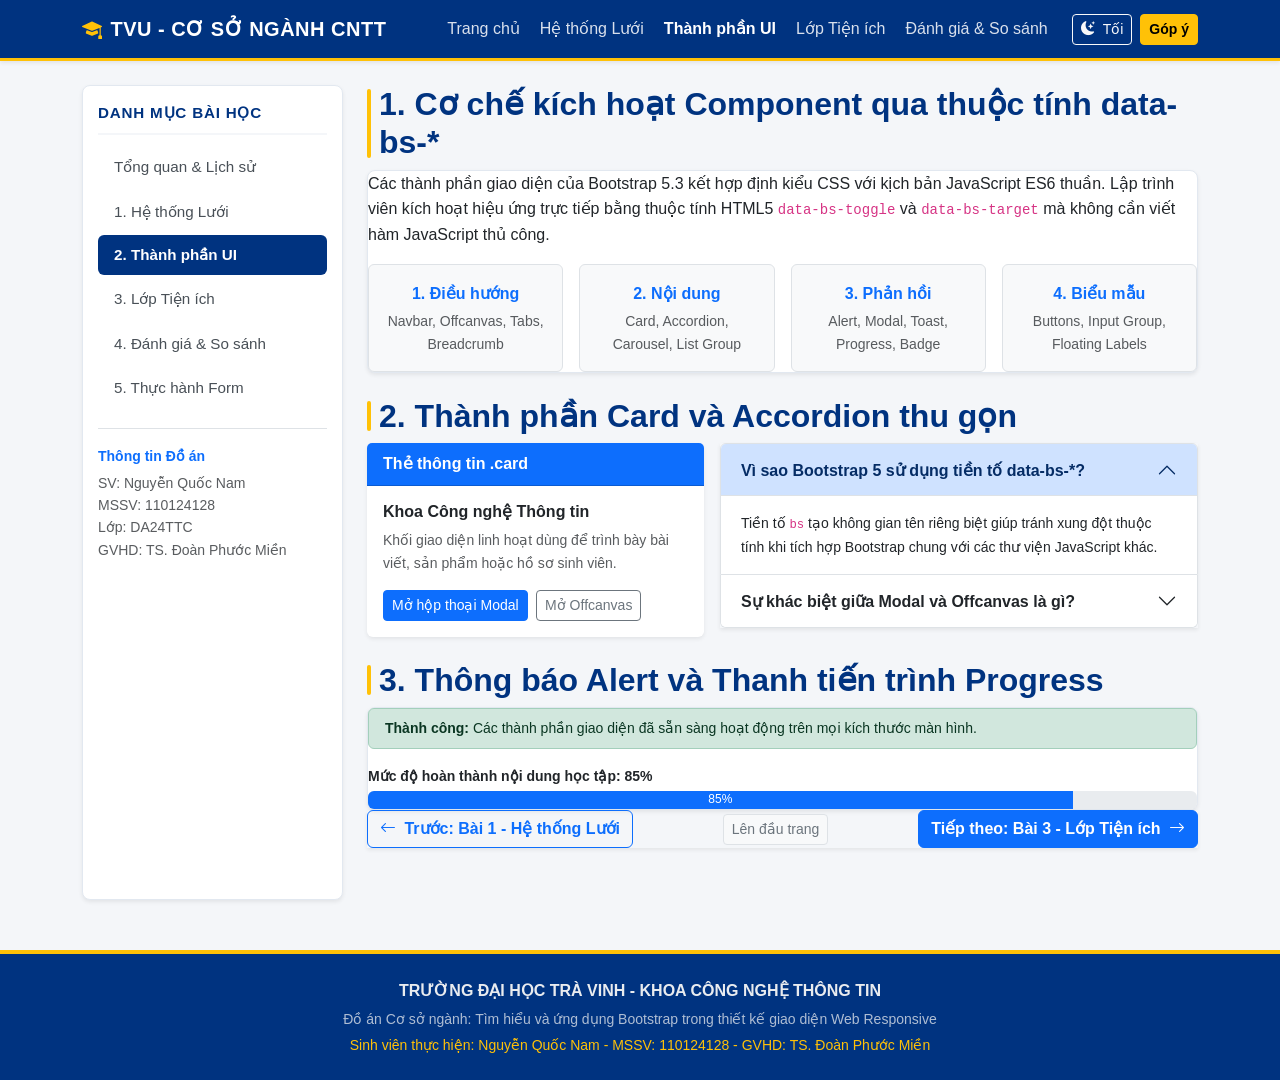
<file: scr/HTML/components.html>
<!DOCTYPE html>
<html lang="vi" data-bs-theme="light">
<head>
  <meta charset="UTF-8">
  <meta name="viewport" content="width=device-width, initial-scale=1.0">
  <title>Thành phần Giao diện - Học Bootstrap 5.3 - TVU</title>
  <link href="https://cdn.jsdelivr.net/npm/bootstrap@5.3.3/dist/css/bootstrap.min.css" rel="stylesheet">
  <link href="https://cdn.jsdelivr.net/npm/bootstrap-icons@1.11.3/font/bootstrap-icons.min.css" rel="stylesheet">
  <link href="../CSS/style.css" rel="stylesheet">
</head>
<body>
  <header>
    <nav class="navbar navbar-expand-lg navbar-dark navbar-tvu sticky-top shadow-sm py-2">
      <div class="container">
        <a class="navbar-brand fw-bold d-flex align-items-center" href="../../index.html">
          <i class="bi bi-mortarboard-fill text-warning me-2 fs-5"></i>
          <span>TVU - CƠ SỞ NGÀNH CNTT</span>
        </a>
        <div class="d-flex align-items-center order-lg-3 ms-auto ms-lg-3">
          <button class="btn btn-outline-light btn-sm me-2" id="themeToggleBtn" type="button">
            <i class="bi bi-moon-stars-fill" id="themeIcon"></i>
            <span class="ms-1" id="themeText">Tối</span>
          </button>
          <a class="btn btn-warning btn-sm fw-semibold me-2 me-lg-0" href="feedback.html">
            Góp ý
          </a>
          <button class="navbar-toggler border-0" type="button" data-bs-toggle="collapse" data-bs-target="#tvuNavbar">
            <span class="navbar-toggler-icon"></span>
          </button>
        </div>
        <div class="collapse navbar-collapse order-lg-2" id="tvuNavbar">
          <ul class="navbar-nav ms-auto mb-2 mb-lg-0 gap-1">
            <li class="nav-item"><a class="nav-link" href="../../index.html">Trang chủ</a></li>
            <li class="nav-item"><a class="nav-link" href="grid.html">Hệ thống Lưới</a></li>
            <li class="nav-item"><a class="nav-link active" aria-current="page" href="components.html">Thành phần UI</a></li>
            <li class="nav-item"><a class="nav-link" href="utilities.html">Lớp Tiện ích</a></li>
            <li class="nav-item"><a class="nav-link" href="evaluation.html">Đánh giá & So sánh</a></li>
          </ul>
        </div>
      </div>
    </nav>
  </header>

  <div class="container my-4">
    <div class="row g-4">
        <aside class="col-12 col-lg-3">
          <div class="d-lg-none mb-2">
            <button class="btn btn-outline-primary w-100 fw-semibold" type="button" data-bs-toggle="collapse" data-bs-target="#sidebarMenu">
              Danh mục bài học
            </button>
          </div>
          <div class="collapse d-lg-block" id="sidebarMenu">
            <div class="sidebar-sticky shadow-sm">
              <div class="sidebar-title">Danh mục bài học</div>
              <div class="list-group list-group-tvu list-group-flush">
              <a class="list-group-item list-group-item-action" href="../../index.html">Tổng quan & Lịch sử</a>
              <a class="list-group-item list-group-item-action" href="grid.html">1. Hệ thống Lưới</a>
              <a class="list-group-item list-group-item-action active" href="components.html">2. Thành phần UI</a>
              <a class="list-group-item list-group-item-action" href="utilities.html">3. Lớp Tiện ích</a>
              <a class="list-group-item list-group-item-action" href="evaluation.html">4. Đánh giá & So sánh</a>
              <a class="list-group-item list-group-item-action" href="feedback.html">5. Thực hành Form</a>
              </div>
              <div class="mt-3 pt-3 border-top small text-muted">
                <div class="fw-semibold text-primary mb-1">Thông tin Đồ án</div>
                <div>SV: Nguyễn Quốc Nam</div>
                <div>MSSV: 110124128</div>
                <div>Lớp: DA24TTC</div>
                <div>GVHD: TS. Đoàn Phước Miền</div>
              </div>
            </div>
          </div>
        </aside>

      <main class="col-12 col-lg-9">
        <section class="mb-4">
          <h2 class="section-heading">1. Cơ chế kích hoạt Component qua thuộc tính data-bs-*</h2>
          <div class="content-card shadow-sm">
            <p class="mb-3">
              Các thành phần giao diện của Bootstrap 5.3 kết hợp định kiểu CSS với kịch bản JavaScript ES6 thuần. Lập trình viên kích hoạt hiệu ứng trực tiếp bằng thuộc tính HTML5 <code>data-bs-toggle</code> và <code>data-bs-target</code> mà không cần viết hàm JavaScript thủ công.
            </p>
            <div class="row g-3 text-center">
              <div class="col-12 col-md-3">
                <div class="p-3 bg-light rounded border h-100">
                  <div class="fw-bold text-primary mb-1">1. Điều hướng</div>
                  <div class="small text-muted">Navbar, Offcanvas, Tabs, Breadcrumb</div>
                </div>
              </div>
              <div class="col-12 col-md-3">
                <div class="p-3 bg-light rounded border h-100">
                  <div class="fw-bold text-primary mb-1">2. Nội dung</div>
                  <div class="small text-muted">Card, Accordion, Carousel, List Group</div>
                </div>
              </div>
              <div class="col-12 col-md-3">
                <div class="p-3 bg-light rounded border h-100">
                  <div class="fw-bold text-primary mb-1">3. Phản hồi</div>
                  <div class="small text-muted">Alert, Modal, Toast, Progress, Badge</div>
                </div>
              </div>
              <div class="col-12 col-md-3">
                <div class="p-3 bg-light rounded border h-100">
                  <div class="fw-bold text-primary mb-1">4. Biểu mẫu</div>
                  <div class="small text-muted">Buttons, Input Group, Floating Labels</div>
                </div>
              </div>
            </div>
          </div>
        </section>

        <section class="mb-4">
          <h2 class="section-heading">2. Thành phần Card và Accordion thu gọn</h2>
          <div class="row g-3">
            <div class="col-12 col-md-5">
              <div class="card h-100 shadow-sm border-0">
                <div class="card-header bg-primary text-white fw-semibold">Thẻ thông tin .card</div>
                <div class="card-body">
                  <h6 class="card-title fw-bold">Khoa Công nghệ Thông tin</h6>
                  <p class="card-text small text-muted">Khối giao diện linh hoạt dùng để trình bày bài viết, sản phẩm hoặc hồ sơ sinh viên.</p>
                  <button class="btn btn-sm btn-primary" data-bs-toggle="modal" data-bs-target="#demoModal" type="button">Mở hộp thoại Modal</button>
                  <button class="btn btn-sm btn-outline-secondary ms-1" data-bs-toggle="offcanvas" data-bs-target="#demoOffcanvas" type="button">Mở Offcanvas</button>
                </div>
              </div>
            </div>
            <div class="col-12 col-md-7">
              <div class="accordion shadow-sm" id="faqAccordion">
                <div class="accordion-item">
                  <h2 class="accordion-header">
                    <button class="accordion-button fw-semibold" type="button" data-bs-toggle="collapse" data-bs-target="#accOne">
                      Vì sao Bootstrap 5 sử dụng tiền tố data-bs-*?
                    </button>
                  </h2>
                  <div id="accOne" class="accordion-collapse collapse show" data-bs-parent="#faqAccordion">
                    <div class="accordion-body small">
                      Tiền tố <code>bs</code> tạo không gian tên riêng biệt giúp tránh xung đột thuộc tính khi tích hợp Bootstrap chung với các thư viện JavaScript khác.
                    </div>
                  </div>
                </div>
                <div class="accordion-item">
                  <h2 class="accordion-header">
                    <button class="accordion-button collapsed fw-semibold" type="button" data-bs-toggle="collapse" data-bs-target="#accTwo">
                      Sự khác biệt giữa Modal và Offcanvas là gì?
                    </button>
                  </h2>
                  <div id="accTwo" class="accordion-collapse collapse" data-bs-parent="#faqAccordion">
                    <div class="accordion-body small">
                      Modal hiển thị hộp thoại ở chính giữa màn hình cho các xác nhận quan trọng, còn Offcanvas trượt từ cạnh màn hình để làm thanh thực đơn di động.
                    </div>
                  </div>
                </div>
              </div>
            </div>
          </div>
        </section>

        <section>
          <h2 class="section-heading">3. Thông báo Alert và Thanh tiến trình Progress</h2>
          <div class="content-card shadow-sm">
            <div class="alert alert-success py-2 small mb-3">
              <strong>Thành công:</strong> Các thành phần giao diện đã sẵn sàng hoạt động trên mọi kích thước màn hình.
            </div>
            <div class="small fw-semibold mb-1">Mức độ hoàn thành nội dung học tập: 85%</div>
            <div class="progress" style="height: 18px;">
              <div class="progress-bar bg-primary" style="width: 85%;">85%</div>
            </div>
          </div>
        </section>

        <nav class="page-nav-bottom shadow-sm d-flex flex-wrap justify-content-between align-items-center gap-2" aria-label="Điều hướng chuyển trang">
          <a class="btn btn-outline-primary fw-semibold" href="grid.html"><i class="bi bi-arrow-left me-1"></i> Trước: Bài 1 - Hệ thống Lưới</a>
          <a class="btn btn-light border btn-sm text-secondary" href="#">Lên đầu trang</a>
          <a class="btn btn-primary fw-semibold" href="utilities.html">Tiếp theo: Bài 3 - Lớp Tiện ích <i class="bi bi-arrow-right ms-1"></i></a>
        </nav>
      </main>
    </div>
  </div>

  <div class="modal fade" id="demoModal" tabindex="-1">
    <div class="modal-dialog">
      <div class="modal-content">
        <div class="modal-header">
          <h5 class="modal-title fw-bold">Hộp thoại Modal Bootstrap 5</h5>
          <button type="button" class="btn-close" data-bs-dismiss="modal"></button>
        </div>
        <div class="modal-body small">
          Hộp thoại này được kích hoạt tự động bằng thuộc tính <code>data-bs-toggle="modal"</code>.
        </div>
      </div>
    </div>
  </div>

  <div class="offcanvas offcanvas-end" tabindex="-1" id="demoOffcanvas">
    <div class="offcanvas-header">
      <h5 class="offcanvas-title fw-bold">Ngăn kéo trượt Offcanvas</h5>
      <button type="button" class="btn-close" data-bs-dismiss="offcanvas"></button>
    </div>
    <div class="offcanvas-body small">
      Thành phần Offcanvas hỗ trợ tạo thực đơn trượt mượt mà trên thiết bị di động.
    </div>
  </div>

  <footer class="footer-tvu py-4 text-center">
    <div class="container">
      <p class="fw-bold mb-1">TRƯỜNG ĐẠI HỌC TRÀ VINH - KHOA CÔNG NGHỆ THÔNG TIN</p>
      <p class="small mb-1 opacity-75">Đồ án Cơ sở ngành: Tìm hiểu và ứng dụng Bootstrap trong thiết kế giao diện Web Responsive</p>
      <p class="small mb-0 text-warning">Sinh viên thực hiện: Nguyễn Quốc Nam - MSSV: 110124128 - GVHD: TS. Đoàn Phước Miền</p>
    </div>
  </footer>
  <script src="https://cdn.jsdelivr.net/npm/bootstrap@5.3.3/dist/js/bootstrap.bundle.min.js"></script>
  <script>
    (function () {
      const htmlEl = document.documentElement;
      const toggleBtn = document.getElementById("themeToggleBtn");
      const themeIcon = document.getElementById("themeIcon");
      const themeText = document.getElementById("themeText");

      function applyTheme(theme) {
        htmlEl.setAttribute("data-bs-theme", theme);
        localStorage.setItem("tvu_bs_theme", theme);
        if (themeIcon && themeText) {
          themeIcon.className = theme === "dark" ? "bi bi-sun-fill text-warning" : "bi bi-moon-stars-fill";
          themeText.textContent = theme === "dark" ? "Sáng" : "Tối";
        }
      }

      applyTheme(localStorage.getItem("tvu_bs_theme") || "light");

      if (toggleBtn) {
        toggleBtn.addEventListener("click", function () {
          const next = htmlEl.getAttribute("data-bs-theme") === "dark" ? "light" : "dark";
          applyTheme(next);
        });
      }
    })();
  </script>
</body>
</html>
</file>
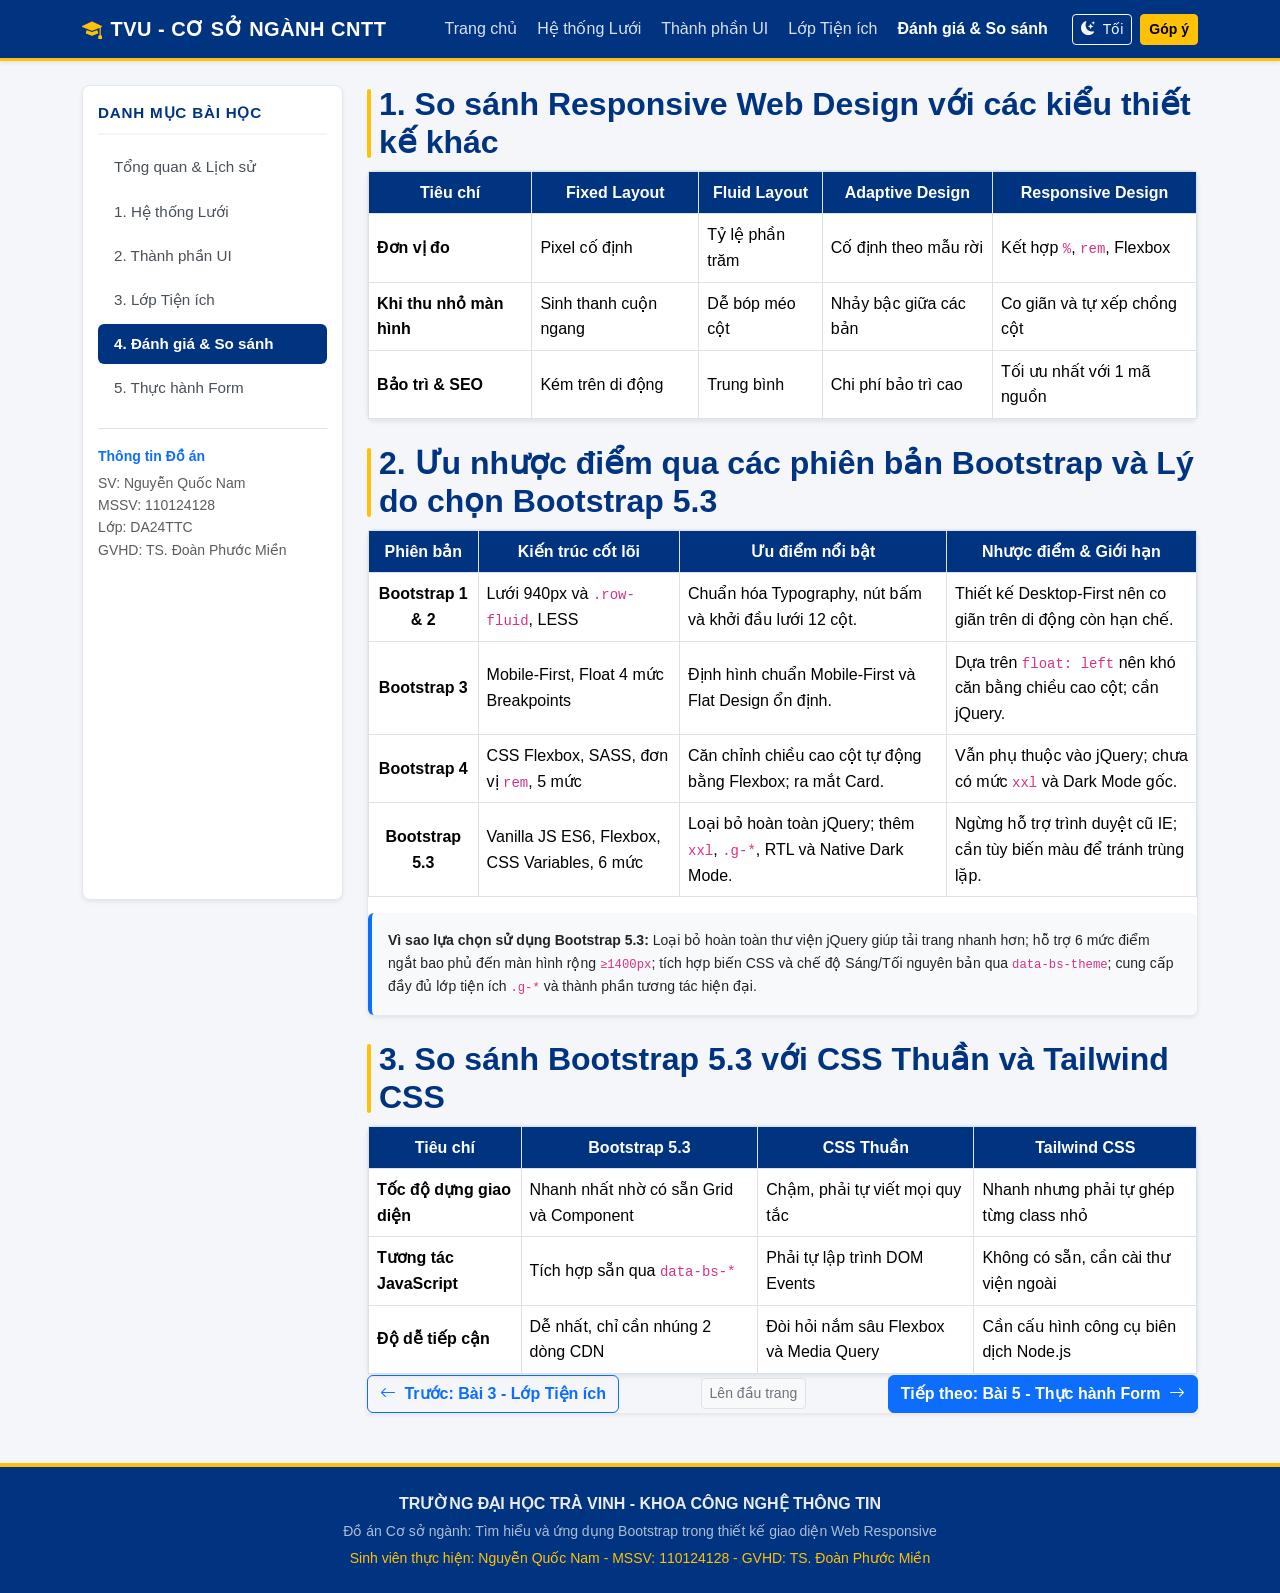
<file: scr/HTML/evaluation.html>
<!DOCTYPE html>
<html lang="vi" data-bs-theme="light">
<head>
  <meta charset="UTF-8">
  <meta name="viewport" content="width=device-width, initial-scale=1.0">
  <title>Đánh giá &amp; So sánh - Học Bootstrap 5.3 - TVU</title>
  <link href="https://cdn.jsdelivr.net/npm/bootstrap@5.3.3/dist/css/bootstrap.min.css" rel="stylesheet">
  <link href="https://cdn.jsdelivr.net/npm/bootstrap-icons@1.11.3/font/bootstrap-icons.min.css" rel="stylesheet">
  <link href="../CSS/style.css" rel="stylesheet">
</head>
<body>
  <header>
    <nav class="navbar navbar-expand-lg navbar-dark navbar-tvu sticky-top shadow-sm py-2">
      <div class="container">
        <a class="navbar-brand fw-bold d-flex align-items-center" href="../../index.html">
          <i class="bi bi-mortarboard-fill text-warning me-2 fs-5"></i>
          <span>TVU - CƠ SỞ NGÀNH CNTT</span>
        </a>
        <div class="d-flex align-items-center order-lg-3 ms-auto ms-lg-3">
          <button class="btn btn-outline-light btn-sm me-2" id="themeToggleBtn" type="button">
            <i class="bi bi-moon-stars-fill" id="themeIcon"></i>
            <span class="ms-1" id="themeText">Tối</span>
          </button>
          <a class="btn btn-warning btn-sm fw-semibold me-2 me-lg-0" href="feedback.html">
            Góp ý
          </a>
          <button class="navbar-toggler border-0" type="button" data-bs-toggle="collapse" data-bs-target="#tvuNavbar">
            <span class="navbar-toggler-icon"></span>
          </button>
        </div>
        <div class="collapse navbar-collapse order-lg-2" id="tvuNavbar">
          <ul class="navbar-nav ms-auto mb-2 mb-lg-0 gap-1">
            <li class="nav-item"><a class="nav-link" href="../../index.html">Trang chủ</a></li>
            <li class="nav-item"><a class="nav-link" href="grid.html">Hệ thống Lưới</a></li>
            <li class="nav-item"><a class="nav-link" href="components.html">Thành phần UI</a></li>
            <li class="nav-item"><a class="nav-link" href="utilities.html">Lớp Tiện ích</a></li>
            <li class="nav-item"><a class="nav-link active" aria-current="page" href="evaluation.html">Đánh giá & So sánh</a></li>
          </ul>
        </div>
      </div>
    </nav>
  </header>

  <div class="container my-4">
    <div class="row g-4">
        <aside class="col-12 col-lg-3">
          <div class="d-lg-none mb-2">
            <button class="btn btn-outline-primary w-100 fw-semibold" type="button" data-bs-toggle="collapse" data-bs-target="#sidebarMenu">
              Danh mục bài học
            </button>
          </div>
          <div class="collapse d-lg-block" id="sidebarMenu">
            <div class="sidebar-sticky shadow-sm">
              <div class="sidebar-title">Danh mục bài học</div>
              <div class="list-group list-group-tvu list-group-flush">
              <a class="list-group-item list-group-item-action" href="../../index.html">Tổng quan & Lịch sử</a>
              <a class="list-group-item list-group-item-action" href="grid.html">1. Hệ thống Lưới</a>
              <a class="list-group-item list-group-item-action" href="components.html">2. Thành phần UI</a>
              <a class="list-group-item list-group-item-action" href="utilities.html">3. Lớp Tiện ích</a>
              <a class="list-group-item list-group-item-action active" href="evaluation.html">4. Đánh giá & So sánh</a>
              <a class="list-group-item list-group-item-action" href="feedback.html">5. Thực hành Form</a>
              </div>
              <div class="mt-3 pt-3 border-top small text-muted">
                <div class="fw-semibold text-primary mb-1">Thông tin Đồ án</div>
                <div>SV: Nguyễn Quốc Nam</div>
                <div>MSSV: 110124128</div>
                <div>Lớp: DA24TTC</div>
                <div>GVHD: TS. Đoàn Phước Miền</div>
              </div>
            </div>
          </div>
        </aside>

      <main class="col-12 col-lg-9">
        <section class="mb-4">
          <h2 class="section-heading">1. So sánh Responsive Web Design với các kiểu thiết kế khác</h2>
          <div class="content-card shadow-sm">
            <div class="table-responsive">
              <table class="table table-bordered breakpoint-table align-middle mb-0">
                <thead class="text-center">
                  <tr>
                    <th>Tiêu chí</th>
                    <th>Fixed Layout</th>
                    <th>Fluid Layout</th>
                    <th>Adaptive Design</th>
                    <th>Responsive Design</th>
                  </tr>
                </thead>
                <tbody>
                  <tr>
                    <td class="fw-semibold">Đơn vị đo</td>
                    <td>Pixel cố định</td>
                    <td>Tỷ lệ phần trăm</td>
                    <td>Cố định theo mẫu rời</td>
                    <td>Kết hợp <code>%</code>, <code>rem</code>, Flexbox</td>
                  </tr>
                  <tr>
                    <td class="fw-semibold">Khi thu nhỏ màn hình</td>
                    <td>Sinh thanh cuộn ngang</td>
                    <td>Dễ bóp méo cột</td>
                    <td>Nhảy bậc giữa các bản</td>
                    <td>Co giãn và tự xếp chồng cột</td>
                  </tr>
                  <tr>
                    <td class="fw-semibold">Bảo trì &amp; SEO</td>
                    <td>Kém trên di động</td>
                    <td>Trung bình</td>
                    <td>Chi phí bảo trì cao</td>
                    <td>Tối ưu nhất với 1 mã nguồn</td>
                  </tr>
                </tbody>
              </table>
            </div>
          </div>
        </section>

        <section class="mb-4">
          <h2 class="section-heading">2. Ưu nhược điểm qua các phiên bản Bootstrap và Lý do chọn Bootstrap 5.3</h2>
          <div class="content-card shadow-sm">
            <div class="table-responsive mb-3">
              <table class="table table-bordered breakpoint-table align-middle mb-0">
                <thead class="text-center">
                  <tr>
                    <th>Phiên bản</th>
                    <th>Kiến trúc cốt lõi</th>
                    <th>Ưu điểm nổi bật</th>
                    <th>Nhược điểm &amp; Giới hạn</th>
                  </tr>
                </thead>
                <tbody>
                  <tr>
                    <td class="fw-semibold text-center">Bootstrap 1 &amp; 2</td>
                    <td>Lưới 940px và <code>.row-fluid</code>, LESS</td>
                    <td>Chuẩn hóa Typography, nút bấm và khởi đầu lưới 12 cột.</td>
                    <td>Thiết kế Desktop-First nên co giãn trên di động còn hạn chế.</td>
                  </tr>
                  <tr>
                    <td class="fw-semibold text-center">Bootstrap 3</td>
                    <td>Mobile-First, Float 4 mức Breakpoints</td>
                    <td>Định hình chuẩn Mobile-First và Flat Design ổn định.</td>
                    <td>Dựa trên <code>float: left</code> nên khó căn bằng chiều cao cột; cần jQuery.</td>
                  </tr>
                  <tr>
                    <td class="fw-semibold text-center">Bootstrap 4</td>
                    <td>CSS Flexbox, SASS, đơn vị <code>rem</code>, 5 mức</td>
                    <td>Căn chỉnh chiều cao cột tự động bằng Flexbox; ra mắt Card.</td>
                    <td>Vẫn phụ thuộc vào jQuery; chưa có mức <code>xxl</code> và Dark Mode gốc.</td>
                  </tr>
                  <tr>
                    <td class="fw-semibold text-center">Bootstrap 5.3</td>
                    <td>Vanilla JS ES6, Flexbox, CSS Variables, 6 mức</td>
                    <td>Loại bỏ hoàn toàn jQuery; thêm <code>xxl</code>, <code>.g-*</code>, RTL và Native Dark Mode.</td>
                    <td>Ngừng hỗ trợ trình duyệt cũ IE; cần tùy biến màu để tránh trùng lặp.</td>
                  </tr>
                </tbody>
              </table>
            </div>
            <div class="p-3 bg-light rounded border-start border-4 border-primary small">
              <strong>Vì sao lựa chọn sử dụng Bootstrap 5.3:</strong> Loại bỏ hoàn toàn thư viện jQuery giúp tải trang nhanh hơn; hỗ trợ 6 mức điểm ngắt bao phủ đến màn hình rộng <code>&ge;1400px</code>; tích hợp biến CSS và chế độ Sáng/Tối nguyên bản qua <code>data-bs-theme</code>; cung cấp đầy đủ lớp tiện ích <code>.g-*</code> và thành phần tương tác hiện đại.
            </div>
          </div>
        </section>

        <section>
          <h2 class="section-heading">3. So sánh Bootstrap 5.3 với CSS Thuần và Tailwind CSS</h2>
          <div class="content-card shadow-sm">
            <div class="table-responsive">
              <table class="table table-bordered breakpoint-table align-middle mb-0">
                <thead class="text-center">
                  <tr>
                    <th>Tiêu chí</th>
                    <th>Bootstrap 5.3</th>
                    <th>CSS Thuần</th>
                    <th>Tailwind CSS</th>
                  </tr>
                </thead>
                <tbody>
                  <tr>
                    <td class="fw-semibold">Tốc độ dựng giao diện</td>
                    <td>Nhanh nhất nhờ có sẵn Grid và Component</td>
                    <td>Chậm, phải tự viết mọi quy tắc</td>
                    <td>Nhanh nhưng phải tự ghép từng class nhỏ</td>
                  </tr>
                  <tr>
                    <td class="fw-semibold">Tương tác JavaScript</td>
                    <td>Tích hợp sẵn qua <code>data-bs-*</code></td>
                    <td>Phải tự lập trình DOM Events</td>
                    <td>Không có sẵn, cần cài thư viện ngoài</td>
                  </tr>
                  <tr>
                    <td class="fw-semibold">Độ dễ tiếp cận</td>
                    <td>Dễ nhất, chỉ cần nhúng 2 dòng CDN</td>
                    <td>Đòi hỏi nắm sâu Flexbox và Media Query</td>
                    <td>Cần cấu hình công cụ biên dịch Node.js</td>
                  </tr>
                </tbody>
              </table>
            </div>
          </div>
        </section>

        <nav class="page-nav-bottom shadow-sm d-flex flex-wrap justify-content-between align-items-center gap-2" aria-label="Điều hướng chuyển trang">
          <a class="btn btn-outline-primary fw-semibold" href="utilities.html"><i class="bi bi-arrow-left me-1"></i> Trước: Bài 3 - Lớp Tiện ích</a>
          <a class="btn btn-light border btn-sm text-secondary" href="#">Lên đầu trang</a>
          <a class="btn btn-primary fw-semibold" href="feedback.html">Tiếp theo: Bài 5 - Thực hành Form <i class="bi bi-arrow-right ms-1"></i></a>
        </nav>
      </main>
    </div>
  </div>

  <footer class="footer-tvu py-4 text-center">
    <div class="container">
      <p class="fw-bold mb-1">TRƯỜNG ĐẠI HỌC TRÀ VINH - KHOA CÔNG NGHỆ THÔNG TIN</p>
      <p class="small mb-1 opacity-75">Đồ án Cơ sở ngành: Tìm hiểu và ứng dụng Bootstrap trong thiết kế giao diện Web Responsive</p>
      <p class="small mb-0 text-warning">Sinh viên thực hiện: Nguyễn Quốc Nam - MSSV: 110124128 - GVHD: TS. Đoàn Phước Miền</p>
    </div>
  </footer>
  <script src="https://cdn.jsdelivr.net/npm/bootstrap@5.3.3/dist/js/bootstrap.bundle.min.js"></script>
  <script>
    (function () {
      const htmlEl = document.documentElement;
      const toggleBtn = document.getElementById("themeToggleBtn");
      const themeIcon = document.getElementById("themeIcon");
      const themeText = document.getElementById("themeText");

      function applyTheme(theme) {
        htmlEl.setAttribute("data-bs-theme", theme);
        localStorage.setItem("tvu_bs_theme", theme);
        if (themeIcon && themeText) {
          themeIcon.className = theme === "dark" ? "bi bi-sun-fill text-warning" : "bi bi-moon-stars-fill";
          themeText.textContent = theme === "dark" ? "Sáng" : "Tối";
        }
      }

      applyTheme(localStorage.getItem("tvu_bs_theme") || "light");

      if (toggleBtn) {
        toggleBtn.addEventListener("click", function () {
          const next = htmlEl.getAttribute("data-bs-theme") === "dark" ? "light" : "dark";
          applyTheme(next);
        });
      }
    })();
  </script>
</body>
</html>
</file>
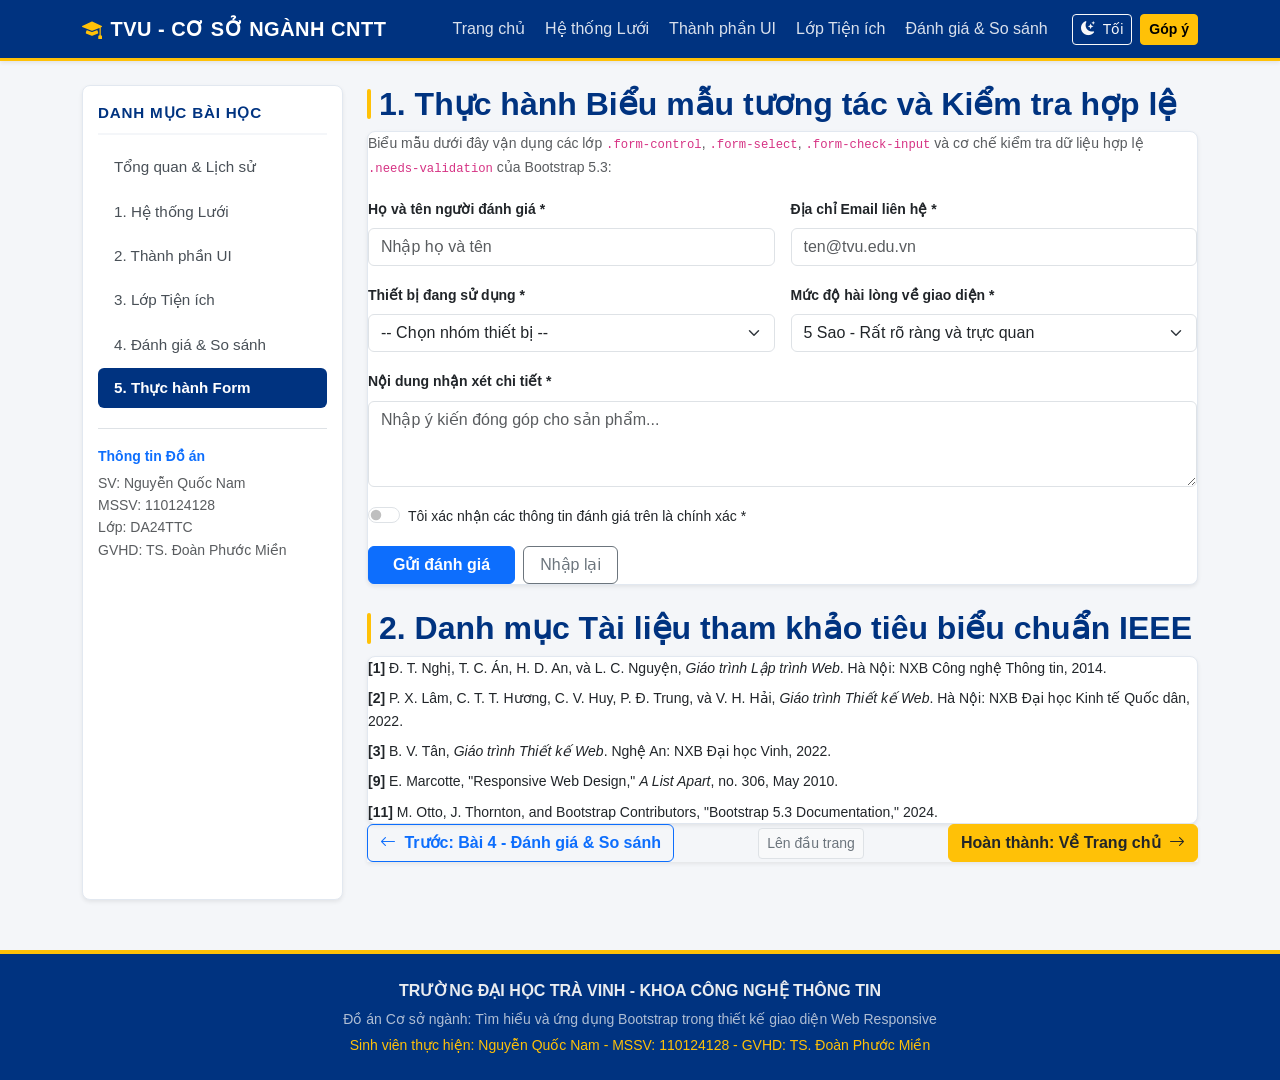
<file: scr/HTML/feedback.html>
<!DOCTYPE html>
<html lang="vi" data-bs-theme="light">
<head>
  <meta charset="UTF-8">
  <meta name="viewport" content="width=device-width, initial-scale=1.0">
  <title>Thực hành Biểu mẫu - Học Bootstrap 5.3 - TVU</title>
  <link href="https://cdn.jsdelivr.net/npm/bootstrap@5.3.3/dist/css/bootstrap.min.css" rel="stylesheet">
  <link href="https://cdn.jsdelivr.net/npm/bootstrap-icons@1.11.3/font/bootstrap-icons.min.css" rel="stylesheet">
  <link href="../CSS/style.css" rel="stylesheet">
</head>
<body>
  <header>
    <nav class="navbar navbar-expand-lg navbar-dark navbar-tvu sticky-top shadow-sm py-2">
      <div class="container">
        <a class="navbar-brand fw-bold d-flex align-items-center" href="../../index.html">
          <i class="bi bi-mortarboard-fill text-warning me-2 fs-5"></i>
          <span>TVU - CƠ SỞ NGÀNH CNTT</span>
        </a>
        <div class="d-flex align-items-center order-lg-3 ms-auto ms-lg-3">
          <button class="btn btn-outline-light btn-sm me-2" id="themeToggleBtn" type="button">
            <i class="bi bi-moon-stars-fill" id="themeIcon"></i>
            <span class="ms-1" id="themeText">Tối</span>
          </button>
          <a class="btn btn-warning btn-sm fw-semibold me-2 me-lg-0" href="feedback.html">
            Góp ý
          </a>
          <button class="navbar-toggler border-0" type="button" data-bs-toggle="collapse" data-bs-target="#tvuNavbar">
            <span class="navbar-toggler-icon"></span>
          </button>
        </div>
        <div class="collapse navbar-collapse order-lg-2" id="tvuNavbar">
          <ul class="navbar-nav ms-auto mb-2 mb-lg-0 gap-1">
            <li class="nav-item"><a class="nav-link" href="../../index.html">Trang chủ</a></li>
            <li class="nav-item"><a class="nav-link" href="grid.html">Hệ thống Lưới</a></li>
            <li class="nav-item"><a class="nav-link" href="components.html">Thành phần UI</a></li>
            <li class="nav-item"><a class="nav-link" href="utilities.html">Lớp Tiện ích</a></li>
            <li class="nav-item"><a class="nav-link" href="evaluation.html">Đánh giá & So sánh</a></li>
          </ul>
        </div>
      </div>
    </nav>
  </header>

  <div class="container my-4">
    <div class="row g-4">
        <aside class="col-12 col-lg-3">
          <div class="d-lg-none mb-2">
            <button class="btn btn-outline-primary w-100 fw-semibold" type="button" data-bs-toggle="collapse" data-bs-target="#sidebarMenu">
              Danh mục bài học
            </button>
          </div>
          <div class="collapse d-lg-block" id="sidebarMenu">
            <div class="sidebar-sticky shadow-sm">
              <div class="sidebar-title">Danh mục bài học</div>
              <div class="list-group list-group-tvu list-group-flush">
              <a class="list-group-item list-group-item-action" href="../../index.html">Tổng quan & Lịch sử</a>
              <a class="list-group-item list-group-item-action" href="grid.html">1. Hệ thống Lưới</a>
              <a class="list-group-item list-group-item-action" href="components.html">2. Thành phần UI</a>
              <a class="list-group-item list-group-item-action" href="utilities.html">3. Lớp Tiện ích</a>
              <a class="list-group-item list-group-item-action" href="evaluation.html">4. Đánh giá & So sánh</a>
              <a class="list-group-item list-group-item-action active" href="feedback.html">5. Thực hành Form</a>
              </div>
              <div class="mt-3 pt-3 border-top small text-muted">
                <div class="fw-semibold text-primary mb-1">Thông tin Đồ án</div>
                <div>SV: Nguyễn Quốc Nam</div>
                <div>MSSV: 110124128</div>
                <div>Lớp: DA24TTC</div>
                <div>GVHD: TS. Đoàn Phước Miền</div>
              </div>
            </div>
          </div>
        </aside>

      <main class="col-12 col-lg-9">
        <section class="mb-4">
          <h2 class="section-heading">1. Thực hành Biểu mẫu tương tác và Kiểm tra hợp lệ</h2>
          <div class="content-card shadow-sm">
            <p class="small text-muted mb-3">
              Biểu mẫu dưới đây vận dụng các lớp <code>.form-control</code>, <code>.form-select</code>, <code>.form-check-input</code> và cơ chế kiểm tra dữ liệu hợp lệ <code>.needs-validation</code> của Bootstrap 5.3:
            </p>
            <form class="row g-3 needs-validation" id="feedbackForm" novalidate>
              <div class="col-12 col-md-6">
                <label class="form-label small fw-semibold" for="fullName">Họ và tên người đánh giá *</label>
                <input class="form-control" id="fullName" type="text" placeholder="Nhập họ và tên" required>
                <div class="invalid-feedback">Vui lòng nhập họ và tên.</div>
              </div>
              <div class="col-12 col-md-6">
                <label class="form-label small fw-semibold" for="emailAddr">Địa chỉ Email liên hệ *</label>
                <input class="form-control" id="emailAddr" type="email" placeholder="ten@tvu.edu.vn" required>
                <div class="invalid-feedback">Vui lòng nhập đúng định dạng Email.</div>
              </div>
              <div class="col-12 col-md-6">
                <label class="form-label small fw-semibold" for="deviceType">Thiết bị đang sử dụng *</label>
                <select class="form-select" id="deviceType" required>
                  <option value="">-- Chọn nhóm thiết bị --</option>
                  <option value="desktop">Máy tính Desktop / Laptop</option>
                  <option value="tablet">Máy tính bảng Tablet</option>
                  <option value="mobile">Điện thoại thông minh Mobile</option>
                </select>
                <div class="invalid-feedback">Vui lòng chọn thiết bị.</div>
              </div>
              <div class="col-12 col-md-6">
                <label class="form-label small fw-semibold" for="ratingScore">Mức độ hài lòng về giao diện *</label>
                <select class="form-select" id="ratingScore" required>
                  <option value="5" selected>5 Sao - Rất rõ ràng và trực quan</option>
                  <option value="4">4 Sao - Tốt</option>
                  <option value="3">3 Sao - Khá</option>
                </select>
              </div>
              <div class="col-12">
                <label class="form-label small fw-semibold" for="commentBox">Nội dung nhận xét chi tiết *</label>
                <textarea class="form-control" id="commentBox" rows="3" placeholder="Nhập ý kiến đóng góp cho sản phẩm..." required></textarea>
                <div class="invalid-feedback">Vui lòng nhập nội dung nhận xét.</div>
              </div>
              <div class="col-12">
                <div class="form-check form-switch">
                  <input class="form-check-input" id="confirmCheck" type="checkbox" required>
                  <label class="form-check-label small" for="confirmCheck">Tôi xác nhận các thông tin đánh giá trên là chính xác *</label>
                </div>
              </div>
              <div class="col-12 d-flex gap-2">
                <button class="btn btn-primary px-4 fw-semibold" type="submit">Gửi đánh giá</button>
                <button class="btn btn-outline-secondary px-3" type="reset">Nhập lại</button>
              </div>
            </form>
          </div>
        </section>

        <section>
          <h2 class="section-heading">2. Danh mục Tài liệu tham khảo tiêu biểu chuẩn IEEE</h2>
          <div class="content-card shadow-sm small">
            <p class="mb-2"><strong>[1]</strong> Đ. T. Nghị, T. C. Án, H. D. An, và L. C. Nguyện, <em>Giáo trình Lập trình Web</em>. Hà Nội: NXB Công nghệ Thông tin, 2014.</p>
            <p class="mb-2"><strong>[2]</strong> P. X. Lâm, C. T. T. Hương, C. V. Huy, P. Đ. Trung, và V. H. Hải, <em>Giáo trình Thiết kế Web</em>. Hà Nội: NXB Đại học Kinh tế Quốc dân, 2022.</p>
            <p class="mb-2"><strong>[3]</strong> B. V. Tân, <em>Giáo trình Thiết kế Web</em>. Nghệ An: NXB Đại học Vinh, 2022.</p>
            <p class="mb-2"><strong>[9]</strong> E. Marcotte, "Responsive Web Design," <em>A List Apart</em>, no. 306, May 2010.</p>
            <p class="mb-0"><strong>[11]</strong> M. Otto, J. Thornton, and Bootstrap Contributors, "Bootstrap 5.3 Documentation," 2024.</p>
          </div>
        </section>

        <nav class="page-nav-bottom shadow-sm d-flex flex-wrap justify-content-between align-items-center gap-2" aria-label="Điều hướng chuyển trang">
          <a class="btn btn-outline-primary fw-semibold" href="evaluation.html"><i class="bi bi-arrow-left me-1"></i> Trước: Bài 4 - Đánh giá & So sánh</a>
          <a class="btn btn-light border btn-sm text-secondary" href="#">Lên đầu trang</a>
          <a class="btn btn-warning text-dark fw-semibold" href="../../index.html">Hoàn thành: Về Trang chủ <i class="bi bi-arrow-right ms-1"></i></a>
        </nav>
      </main>
    </div>
  </div>

  <footer class="footer-tvu py-4 text-center">
    <div class="container">
      <p class="fw-bold mb-1">TRƯỜNG ĐẠI HỌC TRÀ VINH - KHOA CÔNG NGHỆ THÔNG TIN</p>
      <p class="small mb-1 opacity-75">Đồ án Cơ sở ngành: Tìm hiểu và ứng dụng Bootstrap trong thiết kế giao diện Web Responsive</p>
      <p class="small mb-0 text-warning">Sinh viên thực hiện: Nguyễn Quốc Nam - MSSV: 110124128 - GVHD: TS. Đoàn Phước Miền</p>
    </div>
  </footer>
  <script src="https://cdn.jsdelivr.net/npm/bootstrap@5.3.3/dist/js/bootstrap.bundle.min.js"></script>
  <script>
    (function () {
      const htmlEl = document.documentElement;
      const toggleBtn = document.getElementById("themeToggleBtn");
      const themeIcon = document.getElementById("themeIcon");
      const themeText = document.getElementById("themeText");

      function applyTheme(theme) {
        htmlEl.setAttribute("data-bs-theme", theme);
        localStorage.setItem("tvu_bs_theme", theme);
        if (themeIcon && themeText) {
          themeIcon.className = theme === "dark" ? "bi bi-sun-fill text-warning" : "bi bi-moon-stars-fill";
          themeText.textContent = theme === "dark" ? "Sáng" : "Tối";
        }
      }

      applyTheme(localStorage.getItem("tvu_bs_theme") || "light");

      if (toggleBtn) {
        toggleBtn.addEventListener("click", function () {
          const next = htmlEl.getAttribute("data-bs-theme") === "dark" ? "light" : "dark";
          applyTheme(next);
        });
      }
    })();
  </script>
  <script>
    const form = document.getElementById("feedbackForm");
    if (form) {
      form.addEventListener("submit", function (event) {
        event.preventDefault();
        if (!form.checkValidity()) {
          event.stopPropagation();
        }
        form.classList.add("was-validated");
      });
    }
  </script>
</body>
</html>
</file>
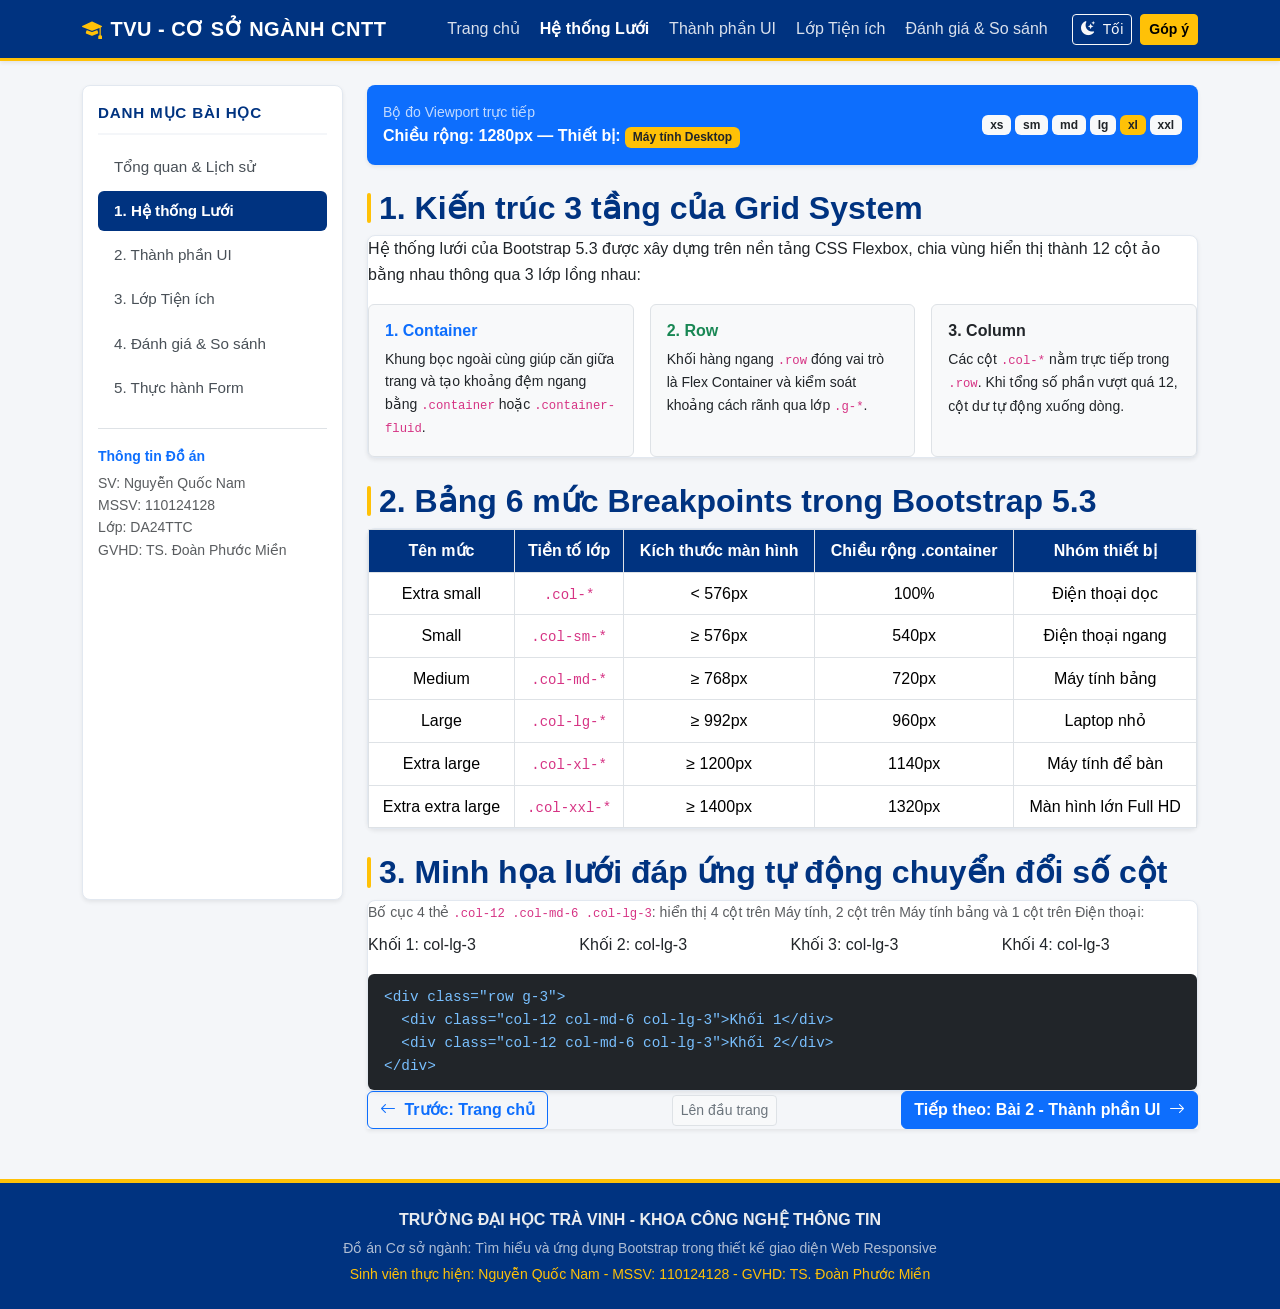
<file: scr/HTML/grid.html>
<!DOCTYPE html>
<html lang="vi" data-bs-theme="light">
<head>
  <meta charset="UTF-8">
  <meta name="viewport" content="width=device-width, initial-scale=1.0">
  <title>Hệ thống Lưới 12 Cột - Học Bootstrap 5.3 - TVU</title>
  <link href="https://cdn.jsdelivr.net/npm/bootstrap@5.3.3/dist/css/bootstrap.min.css" rel="stylesheet">
  <link href="https://cdn.jsdelivr.net/npm/bootstrap-icons@1.11.3/font/bootstrap-icons.min.css" rel="stylesheet">
  <link href="../CSS/style.css" rel="stylesheet">
</head>
<body>
  <header>
    <nav class="navbar navbar-expand-lg navbar-dark navbar-tvu sticky-top shadow-sm py-2">
      <div class="container">
        <a class="navbar-brand fw-bold d-flex align-items-center" href="../../index.html">
          <i class="bi bi-mortarboard-fill text-warning me-2 fs-5"></i>
          <span>TVU - CƠ SỞ NGÀNH CNTT</span>
        </a>
        <div class="d-flex align-items-center order-lg-3 ms-auto ms-lg-3">
          <button class="btn btn-outline-light btn-sm me-2" id="themeToggleBtn" type="button">
            <i class="bi bi-moon-stars-fill" id="themeIcon"></i>
            <span class="ms-1" id="themeText">Tối</span>
          </button>
          <a class="btn btn-warning btn-sm fw-semibold me-2 me-lg-0" href="feedback.html">
            Góp ý
          </a>
          <button class="navbar-toggler border-0" type="button" data-bs-toggle="collapse" data-bs-target="#tvuNavbar">
            <span class="navbar-toggler-icon"></span>
          </button>
        </div>
        <div class="collapse navbar-collapse order-lg-2" id="tvuNavbar">
          <ul class="navbar-nav ms-auto mb-2 mb-lg-0 gap-1">
            <li class="nav-item"><a class="nav-link" href="../../index.html">Trang chủ</a></li>
            <li class="nav-item"><a class="nav-link active" aria-current="page" href="grid.html">Hệ thống Lưới</a></li>
            <li class="nav-item"><a class="nav-link" href="components.html">Thành phần UI</a></li>
            <li class="nav-item"><a class="nav-link" href="utilities.html">Lớp Tiện ích</a></li>
            <li class="nav-item"><a class="nav-link" href="evaluation.html">Đánh giá & So sánh</a></li>
          </ul>
        </div>
      </div>
    </nav>
  </header>

  <div class="container my-4">
    <div class="row g-4">
        <aside class="col-12 col-lg-3">
          <div class="d-lg-none mb-2">
            <button class="btn btn-outline-primary w-100 fw-semibold" type="button" data-bs-toggle="collapse" data-bs-target="#sidebarMenu">
              Danh mục bài học
            </button>
          </div>
          <div class="collapse d-lg-block" id="sidebarMenu">
            <div class="sidebar-sticky shadow-sm">
              <div class="sidebar-title">Danh mục bài học</div>
              <div class="list-group list-group-tvu list-group-flush">
              <a class="list-group-item list-group-item-action" href="../../index.html">Tổng quan & Lịch sử</a>
              <a class="list-group-item list-group-item-action active" href="grid.html">1. Hệ thống Lưới</a>
              <a class="list-group-item list-group-item-action" href="components.html">2. Thành phần UI</a>
              <a class="list-group-item list-group-item-action" href="utilities.html">3. Lớp Tiện ích</a>
              <a class="list-group-item list-group-item-action" href="evaluation.html">4. Đánh giá & So sánh</a>
              <a class="list-group-item list-group-item-action" href="feedback.html">5. Thực hành Form</a>
              </div>
              <div class="mt-3 pt-3 border-top small text-muted">
                <div class="fw-semibold text-primary mb-1">Thông tin Đồ án</div>
                <div>SV: Nguyễn Quốc Nam</div>
                <div>MSSV: 110124128</div>
                <div>Lớp: DA24TTC</div>
                <div>GVHD: TS. Đoàn Phước Miền</div>
              </div>
            </div>
          </div>
        </aside>

      <main class="col-12 col-lg-9">
        <div class="d-flex flex-wrap justify-content-between align-items-center bg-primary text-white rounded-3 p-3 mb-4 shadow-sm">
          <div>
            <div class="small opacity-75">Bộ đo Viewport trực tiếp</div>
            <div class="fw-bold">Chiều rộng: <span id="vpWidth">1280</span>px — Thiết bị: <span class="badge bg-warning text-dark" id="vpDevice">Máy tính Desktop</span></div>
          </div>
          <div class="d-flex gap-1 mt-2 mt-md-0">
            <span class="badge bg-light text-dark" id="bp-xs">xs</span>
            <span class="badge bg-light text-dark" id="bp-sm">sm</span>
            <span class="badge bg-light text-dark" id="bp-md">md</span>
            <span class="badge bg-light text-dark" id="bp-lg">lg</span>
            <span class="badge bg-warning text-dark" id="bp-xl">xl</span>
            <span class="badge bg-light text-dark" id="bp-xxl">xxl</span>
          </div>
        </div>

        <section class="mb-4">
          <h2 class="section-heading">1. Kiến trúc 3 tầng của Grid System</h2>
          <div class="content-card shadow-sm">
            <p class="mb-3">Hệ thống lưới của Bootstrap 5.3 được xây dựng trên nền tảng CSS Flexbox, chia vùng hiển thị thành 12 cột ảo bằng nhau thông qua 3 lớp lồng nhau:</p>
            <div class="row g-3">
              <div class="col-12 col-md-4">
                <div class="p-3 bg-light rounded border h-100">
                  <h6 class="fw-bold text-primary">1. Container</h6>
                  <p class="small mb-0">Khung bọc ngoài cùng giúp căn giữa trang và tạo khoảng đệm ngang bằng <code>.container</code> hoặc <code>.container-fluid</code>.</p>
                </div>
              </div>
              <div class="col-12 col-md-4">
                <div class="p-3 bg-light rounded border h-100">
                  <h6 class="fw-bold text-success">2. Row</h6>
                  <p class="small mb-0">Khối hàng ngang <code>.row</code> đóng vai trò là Flex Container và kiểm soát khoảng cách rãnh qua lớp <code>.g-*</code>.</p>
                </div>
              </div>
              <div class="col-12 col-md-4">
                <div class="p-3 bg-light rounded border h-100">
                  <h6 class="fw-bold text-dark">3. Column</h6>
                  <p class="small mb-0">Các cột <code>.col-*</code> nằm trực tiếp trong <code>.row</code>. Khi tổng số phần vượt quá 12, cột dư tự động xuống dòng.</p>
                </div>
              </div>
            </div>
          </div>
        </section>

        <section class="mb-4">
          <h2 class="section-heading">2. Bảng 6 mức Breakpoints trong Bootstrap 5.3</h2>
          <div class="content-card shadow-sm">
            <div class="table-responsive">
              <table class="table table-bordered breakpoint-table align-middle text-center mb-0">
                <thead>
                  <tr>
                    <th>Tên mức</th>
                    <th>Tiền tố lớp</th>
                    <th>Kích thước màn hình</th>
                    <th>Chiều rộng .container</th>
                    <th>Nhóm thiết bị</th>
                  </tr>
                </thead>
                <tbody>
                  <tr>
                    <td>Extra small</td>
                    <td><code>.col-*</code></td>
                    <td>&lt; 576px</td>
                    <td>100%</td>
                    <td>Điện thoại dọc</td>
                  </tr>
                  <tr>
                    <td>Small</td>
                    <td><code>.col-sm-*</code></td>
                    <td>&ge; 576px</td>
                    <td>540px</td>
                    <td>Điện thoại ngang</td>
                  </tr>
                  <tr>
                    <td>Medium</td>
                    <td><code>.col-md-*</code></td>
                    <td>&ge; 768px</td>
                    <td>720px</td>
                    <td>Máy tính bảng</td>
                  </tr>
                  <tr>
                    <td>Large</td>
                    <td><code>.col-lg-*</code></td>
                    <td>&ge; 992px</td>
                    <td>960px</td>
                    <td>Laptop nhỏ</td>
                  </tr>
                  <tr>
                    <td>Extra large</td>
                    <td><code>.col-xl-*</code></td>
                    <td>&ge; 1200px</td>
                    <td>1140px</td>
                    <td>Máy tính để bàn</td>
                  </tr>
                  <tr>
                    <td>Extra extra large</td>
                    <td><code>.col-xxl-*</code></td>
                    <td>&ge; 1400px</td>
                    <td>1320px</td>
                    <td>Màn hình lớn Full HD</td>
                  </tr>
                </tbody>
              </table>
            </div>
          </div>
        </section>

        <section>
          <h2 class="section-heading">3. Minh họa lưới đáp ứng tự động chuyển đổi số cột</h2>
          <div class="content-card shadow-sm">
            <p class="small text-muted mb-2">Bố cục 4 thẻ <code>.col-12 .col-md-6 .col-lg-3</code>: hiển thị 4 cột trên Máy tính, 2 cột trên Máy tính bảng và 1 cột trên Điện thoại:</p>
            <div class="row g-3 mb-3">
              <div class="col-12 col-md-6 col-lg-3"><div class="grid-demo-cell">Khối 1: col-lg-3</div></div>
              <div class="col-12 col-md-6 col-lg-3"><div class="grid-demo-cell">Khối 2: col-lg-3</div></div>
              <div class="col-12 col-md-6 col-lg-3"><div class="grid-demo-cell">Khối 3: col-lg-3</div></div>
              <div class="col-12 col-md-6 col-lg-3"><div class="grid-demo-cell">Khối 4: col-lg-3</div></div>
            </div>
            <div class="code-box">
              &lt;div class="row g-3"&gt;<br>
              &nbsp;&nbsp;&lt;div class="col-12 col-md-6 col-lg-3"&gt;Khối 1&lt;/div&gt;<br>
              &nbsp;&nbsp;&lt;div class="col-12 col-md-6 col-lg-3"&gt;Khối 2&lt;/div&gt;<br>
              &lt;/div&gt;
            </div>
          </div>
        </section>

        <nav class="page-nav-bottom shadow-sm d-flex flex-wrap justify-content-between align-items-center gap-2" aria-label="Điều hướng chuyển trang">
          <a class="btn btn-outline-primary fw-semibold" href="../../index.html"><i class="bi bi-arrow-left me-1"></i> Trước: Trang chủ</a>
          <a class="btn btn-light border btn-sm text-secondary" href="#">Lên đầu trang</a>
          <a class="btn btn-primary fw-semibold" href="components.html">Tiếp theo: Bài 2 - Thành phần UI <i class="bi bi-arrow-right ms-1"></i></a>
        </nav>
      </main>
    </div>
  </div>

  <footer class="footer-tvu py-4 text-center">
    <div class="container">
      <p class="fw-bold mb-1">TRƯỜNG ĐẠI HỌC TRÀ VINH - KHOA CÔNG NGHỆ THÔNG TIN</p>
      <p class="small mb-1 opacity-75">Đồ án Cơ sở ngành: Tìm hiểu và ứng dụng Bootstrap trong thiết kế giao diện Web Responsive</p>
      <p class="small mb-0 text-warning">Sinh viên thực hiện: Nguyễn Quốc Nam - MSSV: 110124128 - GVHD: TS. Đoàn Phước Miền</p>
    </div>
  </footer>
  <script src="https://cdn.jsdelivr.net/npm/bootstrap@5.3.3/dist/js/bootstrap.bundle.min.js"></script>
  <script>
    (function () {
      const htmlEl = document.documentElement;
      const toggleBtn = document.getElementById("themeToggleBtn");
      const themeIcon = document.getElementById("themeIcon");
      const themeText = document.getElementById("themeText");

      function applyTheme(theme) {
        htmlEl.setAttribute("data-bs-theme", theme);
        localStorage.setItem("tvu_bs_theme", theme);
        if (themeIcon && themeText) {
          themeIcon.className = theme === "dark" ? "bi bi-sun-fill text-warning" : "bi bi-moon-stars-fill";
          themeText.textContent = theme === "dark" ? "Sáng" : "Tối";
        }
      }

      applyTheme(localStorage.getItem("tvu_bs_theme") || "light");

      if (toggleBtn) {
        toggleBtn.addEventListener("click", function () {
          const next = htmlEl.getAttribute("data-bs-theme") === "dark" ? "light" : "dark";
          applyTheme(next);
        });
      }
    })();
  </script>
  <script>
    function updateViewportInspector() {
      const w = window.innerWidth;
      const vpW = document.getElementById("vpWidth");
      const vpD = document.getElementById("vpDevice");
      if (vpW) vpW.textContent = w;

      let active = "xs";
      let device = "Điện thoại Mobile";
      if (w >= 1400) { active = "xxl"; device = "Màn hình rộng Desktop"; }
      else if (w >= 1200) { active = "xl"; device = "Máy tính Desktop"; }
      else if (w >= 992) { active = "lg"; device = "Laptop / Tablet ngang"; }
      else if (w >= 768) { active = "md"; device = "Máy tính bảng Tablet"; }
      else if (w >= 576) { active = "sm"; device = "Điện thoại ngang"; }

      if (vpD) vpD.textContent = device;
      ["xs", "sm", "md", "lg", "xl", "xxl"].forEach(function (bp) {
        const el = document.getElementById("bp-" + bp);
        if (el) {
          el.className = bp === active ? "badge bg-warning text-dark" : "badge bg-light text-dark";
        }
      });
    }
    window.addEventListener("resize", updateViewportInspector);
    updateViewportInspector();
  </script>
</body>
</html>
</file>
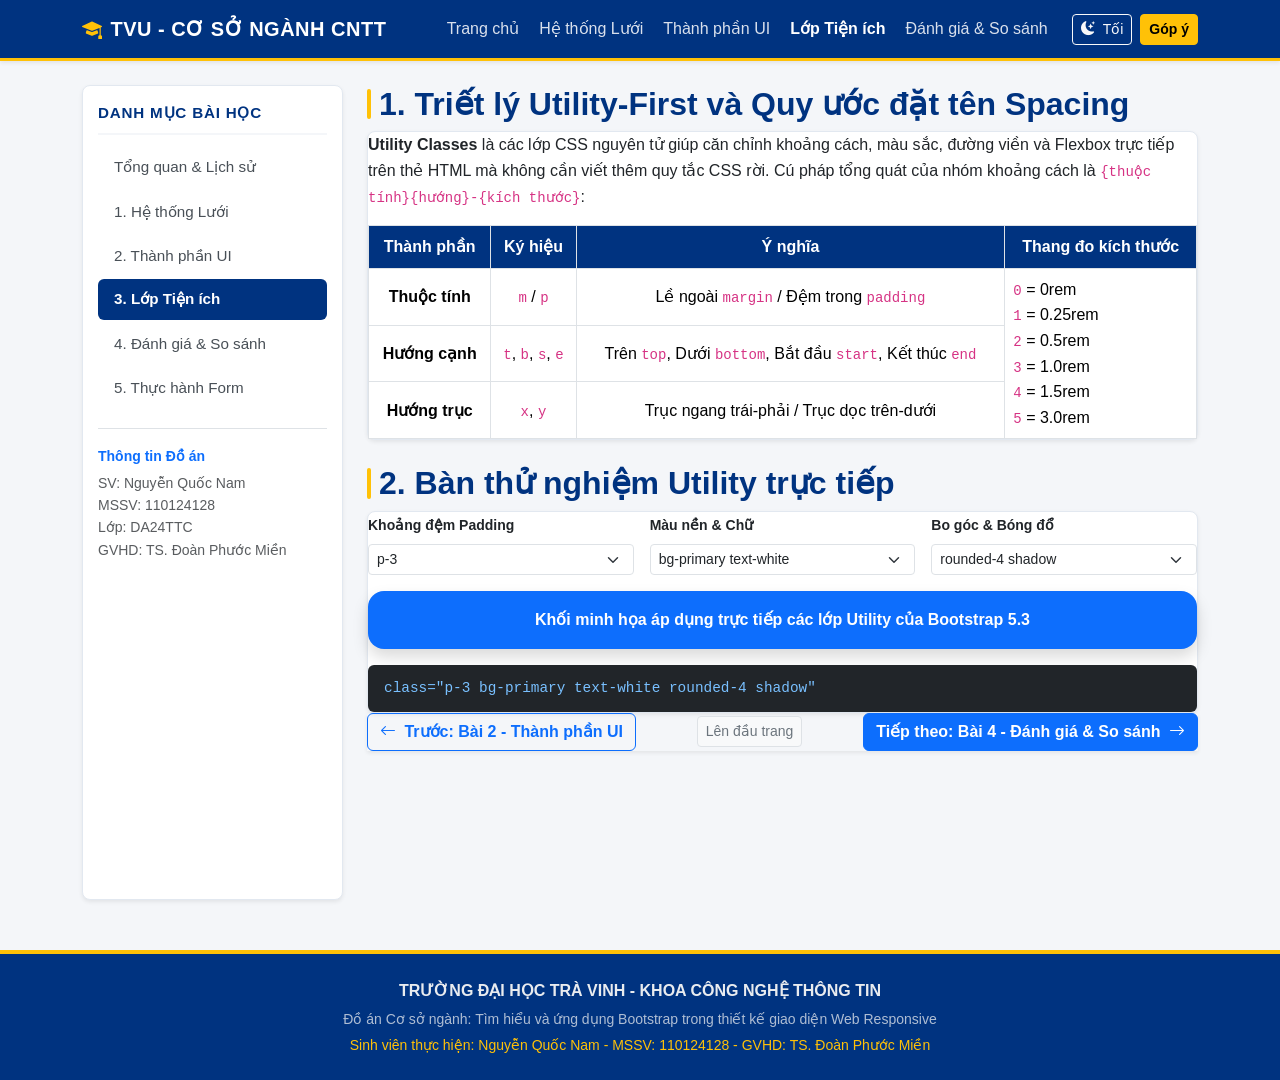
<file: scr/HTML/utilities.html>
<!DOCTYPE html>
<html lang="vi" data-bs-theme="light">
<head>
  <meta charset="UTF-8">
  <meta name="viewport" content="width=device-width, initial-scale=1.0">
  <title>Lớp Tiện ích - Học Bootstrap 5.3 - TVU</title>
  <link href="https://cdn.jsdelivr.net/npm/bootstrap@5.3.3/dist/css/bootstrap.min.css" rel="stylesheet">
  <link href="https://cdn.jsdelivr.net/npm/bootstrap-icons@1.11.3/font/bootstrap-icons.min.css" rel="stylesheet">
  <link href="../CSS/style.css" rel="stylesheet">
</head>
<body>
  <header>
    <nav class="navbar navbar-expand-lg navbar-dark navbar-tvu sticky-top shadow-sm py-2">
      <div class="container">
        <a class="navbar-brand fw-bold d-flex align-items-center" href="../../index.html">
          <i class="bi bi-mortarboard-fill text-warning me-2 fs-5"></i>
          <span>TVU - CƠ SỞ NGÀNH CNTT</span>
        </a>
        <div class="d-flex align-items-center order-lg-3 ms-auto ms-lg-3">
          <button class="btn btn-outline-light btn-sm me-2" id="themeToggleBtn" type="button">
            <i class="bi bi-moon-stars-fill" id="themeIcon"></i>
            <span class="ms-1" id="themeText">Tối</span>
          </button>
          <a class="btn btn-warning btn-sm fw-semibold me-2 me-lg-0" href="feedback.html">
            Góp ý
          </a>
          <button class="navbar-toggler border-0" type="button" data-bs-toggle="collapse" data-bs-target="#tvuNavbar">
            <span class="navbar-toggler-icon"></span>
          </button>
        </div>
        <div class="collapse navbar-collapse order-lg-2" id="tvuNavbar">
          <ul class="navbar-nav ms-auto mb-2 mb-lg-0 gap-1">
            <li class="nav-item"><a class="nav-link" href="../../index.html">Trang chủ</a></li>
            <li class="nav-item"><a class="nav-link" href="grid.html">Hệ thống Lưới</a></li>
            <li class="nav-item"><a class="nav-link" href="components.html">Thành phần UI</a></li>
            <li class="nav-item"><a class="nav-link active" aria-current="page" href="utilities.html">Lớp Tiện ích</a></li>
            <li class="nav-item"><a class="nav-link" href="evaluation.html">Đánh giá & So sánh</a></li>
          </ul>
        </div>
      </div>
    </nav>
  </header>

  <div class="container my-4">
    <div class="row g-4">
        <aside class="col-12 col-lg-3">
          <div class="d-lg-none mb-2">
            <button class="btn btn-outline-primary w-100 fw-semibold" type="button" data-bs-toggle="collapse" data-bs-target="#sidebarMenu">
              Danh mục bài học
            </button>
          </div>
          <div class="collapse d-lg-block" id="sidebarMenu">
            <div class="sidebar-sticky shadow-sm">
              <div class="sidebar-title">Danh mục bài học</div>
              <div class="list-group list-group-tvu list-group-flush">
              <a class="list-group-item list-group-item-action" href="../../index.html">Tổng quan & Lịch sử</a>
              <a class="list-group-item list-group-item-action" href="grid.html">1. Hệ thống Lưới</a>
              <a class="list-group-item list-group-item-action" href="components.html">2. Thành phần UI</a>
              <a class="list-group-item list-group-item-action active" href="utilities.html">3. Lớp Tiện ích</a>
              <a class="list-group-item list-group-item-action" href="evaluation.html">4. Đánh giá & So sánh</a>
              <a class="list-group-item list-group-item-action" href="feedback.html">5. Thực hành Form</a>
              </div>
              <div class="mt-3 pt-3 border-top small text-muted">
                <div class="fw-semibold text-primary mb-1">Thông tin Đồ án</div>
                <div>SV: Nguyễn Quốc Nam</div>
                <div>MSSV: 110124128</div>
                <div>Lớp: DA24TTC</div>
                <div>GVHD: TS. Đoàn Phước Miền</div>
              </div>
            </div>
          </div>
        </aside>

      <main class="col-12 col-lg-9">
        <section class="mb-4">
          <h2 class="section-heading">1. Triết lý Utility-First và Quy ước đặt tên Spacing</h2>
          <div class="content-card shadow-sm">
            <p class="mb-3">
              <strong>Utility Classes</strong> là các lớp CSS nguyên tử giúp căn chỉnh khoảng cách, màu sắc, đường viền và Flexbox trực tiếp trên thẻ HTML mà không cần viết thêm quy tắc CSS rời. Cú pháp tổng quát của nhóm khoảng cách là <code>{thuộc tính}{hướng}-{kích thước}</code>:
            </p>
            <div class="table-responsive">
              <table class="table table-bordered breakpoint-table align-middle text-center mb-0">
                <thead>
                  <tr>
                    <th>Thành phần</th>
                    <th>Ký hiệu</th>
                    <th>Ý nghĩa</th>
                    <th>Thang đo kích thước</th>
                  </tr>
                </thead>
                <tbody>
                  <tr>
                    <td class="fw-semibold">Thuộc tính</td>
                    <td><code>m</code> / <code>p</code></td>
                    <td>Lề ngoài <code>margin</code> / Đệm trong <code>padding</code></td>
                    <td rowspan="3" class="text-start">
                      <code>0</code> = 0rem<br>
                      <code>1</code> = 0.25rem<br>
                      <code>2</code> = 0.5rem<br>
                      <code>3</code> = 1.0rem<br>
                      <code>4</code> = 1.5rem<br>
                      <code>5</code> = 3.0rem
                    </td>
                  </tr>
                  <tr>
                    <td class="fw-semibold">Hướng cạnh</td>
                    <td><code>t</code>, <code>b</code>, <code>s</code>, <code>e</code></td>
                    <td>Trên <code>top</code>, Dưới <code>bottom</code>, Bắt đầu <code>start</code>, Kết thúc <code>end</code></td>
                  </tr>
                  <tr>
                    <td class="fw-semibold">Hướng trục</td>
                    <td><code>x</code>, <code>y</code></td>
                    <td>Trục ngang trái-phải / Trục dọc trên-dưới</td>
                  </tr>
                </tbody>
              </table>
            </div>
          </div>
        </section>

        <section>
          <h2 class="section-heading">2. Bàn thử nghiệm Utility trực tiếp</h2>
          <div class="content-card shadow-sm">
            <div class="row g-3 mb-3">
              <div class="col-12 col-md-4">
                <label class="form-label small fw-semibold">Khoảng đệm Padding</label>
                <select class="form-select form-select-sm" id="utilPad">
                  <option value="p-2">p-2</option>
                  <option value="p-3" selected>p-3</option>
                  <option value="p-4">p-4</option>
                </select>
              </div>
              <div class="col-12 col-md-4">
                <label class="form-label small fw-semibold">Màu nền &amp; Chữ</label>
                <select class="form-select form-select-sm" id="utilBg">
                  <option value="bg-primary text-white" selected>bg-primary text-white</option>
                  <option value="bg-success text-white">bg-success text-white</option>
                  <option value="bg-warning text-dark">bg-warning text-dark</option>
                </select>
              </div>
              <div class="col-12 col-md-4">
                <label class="form-label small fw-semibold">Bo góc &amp; Bóng đổ</label>
                <select class="form-select form-select-sm" id="utilRound">
                  <option value="rounded-2 shadow-sm">rounded-2 shadow-sm</option>
                  <option value="rounded-4 shadow" selected>rounded-4 shadow</option>
                </select>
              </div>
            </div>
            <div id="utilTarget" class="p-3 bg-primary text-white rounded-4 shadow text-center fw-bold mb-3">
              Khối minh họa áp dụng trực tiếp các lớp Utility của Bootstrap 5.3
            </div>
            <div class="code-box" id="utilCode">
              class="p-3 bg-primary text-white rounded-4 shadow"
            </div>
          </div>
        </section>

        <nav class="page-nav-bottom shadow-sm d-flex flex-wrap justify-content-between align-items-center gap-2" aria-label="Điều hướng chuyển trang">
          <a class="btn btn-outline-primary fw-semibold" href="components.html"><i class="bi bi-arrow-left me-1"></i> Trước: Bài 2 - Thành phần UI</a>
          <a class="btn btn-light border btn-sm text-secondary" href="#">Lên đầu trang</a>
          <a class="btn btn-primary fw-semibold" href="evaluation.html">Tiếp theo: Bài 4 - Đánh giá & So sánh <i class="bi bi-arrow-right ms-1"></i></a>
        </nav>
      </main>
    </div>
  </div>

  <footer class="footer-tvu py-4 text-center">
    <div class="container">
      <p class="fw-bold mb-1">TRƯỜNG ĐẠI HỌC TRÀ VINH - KHOA CÔNG NGHỆ THÔNG TIN</p>
      <p class="small mb-1 opacity-75">Đồ án Cơ sở ngành: Tìm hiểu và ứng dụng Bootstrap trong thiết kế giao diện Web Responsive</p>
      <p class="small mb-0 text-warning">Sinh viên thực hiện: Nguyễn Quốc Nam - MSSV: 110124128 - GVHD: TS. Đoàn Phước Miền</p>
    </div>
  </footer>
  <script src="https://cdn.jsdelivr.net/npm/bootstrap@5.3.3/dist/js/bootstrap.bundle.min.js"></script>
  <script>
    (function () {
      const htmlEl = document.documentElement;
      const toggleBtn = document.getElementById("themeToggleBtn");
      const themeIcon = document.getElementById("themeIcon");
      const themeText = document.getElementById("themeText");

      function applyTheme(theme) {
        htmlEl.setAttribute("data-bs-theme", theme);
        localStorage.setItem("tvu_bs_theme", theme);
        if (themeIcon && themeText) {
          themeIcon.className = theme === "dark" ? "bi bi-sun-fill text-warning" : "bi bi-moon-stars-fill";
          themeText.textContent = theme === "dark" ? "Sáng" : "Tối";
        }
      }

      applyTheme(localStorage.getItem("tvu_bs_theme") || "light");

      if (toggleBtn) {
        toggleBtn.addEventListener("click", function () {
          const next = htmlEl.getAttribute("data-bs-theme") === "dark" ? "light" : "dark";
          applyTheme(next);
        });
      }
    })();
  </script>
  <script>
    ["utilPad", "utilBg", "utilRound"].forEach(function (id) {
      const el = document.getElementById(id);
      if (el) {
        el.addEventListener("change", function () {
          const cls = [
            document.getElementById("utilPad").value,
            document.getElementById("utilBg").value,
            document.getElementById("utilRound").value,
            "text-center fw-bold mb-3"
          ].join(" ");
          document.getElementById("utilTarget").className = cls;
          document.getElementById("utilCode").textContent = 'class="' + cls + '"';
        });
      }
    });
  </script>
</body>
</html>
</file>
<file: scr/CSS/style.css>
/* ==========================================================================
   HỆ THỐNG MÀU CHỦ ĐẠO & BIẾN TOÀN CỤC (LẤY CẢM HỨNG TỪ ĐH TRÀ VINH)
   ========================================================================== */
:root {
    --tvu-primary: #003380;       /* Xanh dương đậm TVU */
    --tvu-primary-hover: #002255; /* Xanh đậm khi hover */
    --tvu-secondary: #0d6efd;     /* Xanh tươi bổ trợ */
    --tvu-accent: #ffc107;        /* Màu vàng điểm nhấn */
    --tvu-bg-gray: #f4f6f9;       /* Màu nền tổng thể dịu mắt */
    --tvu-card-border: #e2e8f0;   /* Viền khung nội dung */
    --tvu-text-main: #212529;     /* Màu chữ chuẩn */
}

/* ==========================================================================
   CẤU HÌNH TỔNG QUAN
   ========================================================================== */
html {
    scroll-behavior: smooth;
}

body {
    background-color: var(--tvu-bg-gray);
    color: var(--tvu-text-main);
    font-family: 'Segoe UI', Roboto, Helvetica, Arial, sans-serif;
    line-height: 1.6;
}

/* ==========================================================================
   THANH HEADER / NAVBAR
   ========================================================================== */
.navbar-tvu {
    background-color: var(--tvu-primary);
    border-bottom: 3px solid var(--tvu-accent);
}

.navbar-tvu .navbar-brand {
    font-size: 1.25rem;
    letter-spacing: 0.5px;
}

.navbar-tvu .nav-link {
    color: rgba(255, 255, 255, 0.85) !important;
    font-weight: 500;
    transition: color 0.2s ease-in-out;
}

.navbar-tvu .nav-link:hover,
.navbar-tvu .nav-link.active {
    color: #ffffff !important;
    font-weight: 700;
}

/* ==========================================================================
   SIDEBAR MENU HỌC TẬP (CỘT BÊN TRÁI)
   ========================================================================== */
.sidebar-sticky {
    position: sticky;
    top: 72px; /* Tránh đè lên Navbar khi cuộn */
    height: calc(100vh - 85px);
    overflow-y: auto;
    background-color: #ffffff;
    border: 1px solid var(--tvu-card-border);
    border-radius: 8px;
    padding: 15px;
}

.sidebar-title {
    color: var(--tvu-primary);
    font-size: 0.95rem;
    font-weight: 700;
    text-transform: uppercase;
    letter-spacing: 0.8px;
    margin-bottom: 12px;
    padding-bottom: 8px;
    border-bottom: 2px solid var(--tvu-bg-gray);
}

.list-group-tvu .list-group-item {
    border: none;
    border-radius: 6px !important;
    margin-bottom: 4px;
    font-size: 0.95rem;
    font-weight: 500;
    color: #495057;
    transition: all 0.2s ease;
}

.list-group-tvu .list-group-item:hover {
    background-color: #e8f0fe;
    color: var(--tvu-primary);
    transform: translateX(4px);
}

.list-group-tvu .list-group-item.active {
    background-color: var(--tvu-primary);
    color: #ffffff;
    font-weight: 600;
}

/* ==========================================================================
   VÙNG NỘI DUNG CHÍNH (MAIN CONTENT)
   ========================================================================== */
.hero-banner {
    background: linear-gradient(135deg, #003380 0%, #0056b3 100%);
    border-radius: 10px;
    position: relative;
    overflow: hidden;
}

.hero-banner::after {
    content: "";
    position: absolute;
    right: -20px;
    bottom: -20px;
    width: 150px;
    height: 150px;
    background: rgba(255, 255, 255, 0.05);
    border-radius: 50%;
}

.content-card {
    background: #ffffff;
    border: 1px solid var(--tvu-card-border);
    border-radius: 8px;
    transition: transform 0.2s ease, box-shadow 0.2s ease;
}

.content-card:hover {
    transform: translateY(-3px);
    box-shadow: 0 8px 20px rgba(0, 51, 128, 0.08) !important;
}

.section-heading {
    color: var(--tvu-primary);
    font-weight: 700;
    position: relative;
    padding-left: 12px;
}

.section-heading::before {
    content: "";
    position: absolute;
    left: 0;
    top: 4px;
    bottom: 4px;
    width: 4px;
    background-color: var(--tvu-accent);
    border-radius: 2px;
}

/* Khối hiển thị mã code minh họa */
.code-box {
    background-color: #212529;
    color: #79c0ff;
    padding: 12px 16px;
    border-radius: 6px;
    font-family: 'Consolas', 'Courier New', monospace;
    font-size: 0.9rem;
    overflow-x: auto;
}

/* ==========================================================================
   TÙY BIẾN FOOTER
   ========================================================================== */
.footer-tvu {
    background-color: var(--tvu-primary);
    color: #e9ecef;
    border-top: 4px solid var(--tvu-accent);
    margin-top: 50px;
}

/* ==========================================================================
   RESPONSIVE CHO CÁC THIẾT BỊ DI ĐỘNG (MOBILE & TABLET NHỎ)
   ========================================================================== */
@media (max-width: 767.98px) {
    .sidebar-sticky {
        position: static;
        height: auto;
        margin-bottom: 20px;
    }
    
    .hero-banner {
        padding: 25px 15px !important;
        text-align: center;
    }
}
/* ==========================================================================
   BỔ SUNG CHO CẤU TRÚC NHIỀU TRANG (MULTI-PAGE)
   ========================================================================== */
.section-tag {
    display: inline-block;
    font-size: 0.78rem;
    font-weight: 700;
    padding: 3px 10px;
    border-radius: 20px;
    margin-bottom: 10px;
}
.section-tag--theory { background-color: #e8f0fe; color: var(--tvu-primary); }
.section-tag--practice { background-color: #fff6dd; color: #916b00; }

.breakpoint-table th { background-color: var(--tvu-primary); color: #fff; font-weight: 600; }

.swatch-box {
    height: 60px;
    border-radius: 6px;
    display: flex;
    align-items: center;
    justify-content: center;
    color: #fff;
    font-size: 0.8rem;
    font-weight: 600;
}

.nav-card {
    text-decoration: none;
    display: block;
    height: 100%;
}
.nav-card:hover .content-card { border-color: var(--tvu-primary); }

.ref-list li { padding: 8px 0; border-bottom: 1px dashed var(--tvu-card-border); }
.ref-list li:last-child { border-bottom: none; }
</file>
<file: CSS/style.css>
/* ==========================================================================
   HỆ THỐNG MÀU CHỦ ĐẠO & BIẾN TOÀN CỤC (LẤY CẢM HỨNG TỪ ĐH TRÀ VINH)
   ========================================================================== */
:root {
    --tvu-primary: #003380;       /* Xanh dương đậm TVU */
    --tvu-primary-hover: #002255; /* Xanh đậm khi hover */
    --tvu-secondary: #0d6efd;     /* Xanh tươi bổ trợ */
    --tvu-accent: #ffc107;        /* Màu vàng điểm nhấn */
    --tvu-bg-gray: #f4f6f9;       /* Màu nền tổng thể dịu mắt */
    --tvu-card-border: #e2e8f0;   /* Viền khung nội dung */
    --tvu-text-main: #212529;     /* Màu chữ chuẩn */
}

/* ==========================================================================
   CẤU HÌNH TỔNG QUAN
   ========================================================================== */
html {
    scroll-behavior: smooth;
}

body {
    background-color: var(--tvu-bg-gray);
    color: var(--tvu-text-main);
    font-family: 'Segoe UI', Roboto, Helvetica, Arial, sans-serif;
    line-height: 1.6;
}

/* ==========================================================================
   THANH HEADER / NAVBAR
   ========================================================================== */
.navbar-tvu {
    background-color: var(--tvu-primary);
    border-bottom: 3px solid var(--tvu-accent);
}

.navbar-tvu .navbar-brand {
    font-size: 1.25rem;
    letter-spacing: 0.5px;
}

.navbar-tvu .nav-link {
    color: rgba(255, 255, 255, 0.85) !important;
    font-weight: 500;
    transition: color 0.2s ease-in-out;
}

.navbar-tvu .nav-link:hover,
.navbar-tvu .nav-link.active {
    color: #ffffff !important;
    font-weight: 700;
}

/* ==========================================================================
   SIDEBAR MENU HỌC TẬP (CỘT BÊN TRÁI)
   ========================================================================== */
.sidebar-sticky {
    position: sticky;
    top: 72px; /* Tránh đè lên Navbar khi cuộn */
    height: calc(100vh - 85px);
    overflow-y: auto;
    background-color: #ffffff;
    border: 1px solid var(--tvu-card-border);
    border-radius: 8px;
    padding: 15px;
}

.sidebar-title {
    color: var(--tvu-primary);
    font-size: 0.95rem;
    font-weight: 700;
    text-transform: uppercase;
    letter-spacing: 0.8px;
    margin-bottom: 12px;
    padding-bottom: 8px;
    border-bottom: 2px solid var(--tvu-bg-gray);
}

.list-group-tvu .list-group-item {
    border: none;
    border-radius: 6px !important;
    margin-bottom: 4px;
    font-size: 0.95rem;
    font-weight: 500;
    color: #495057;
    transition: all 0.2s ease;
}

.list-group-tvu .list-group-item:hover {
    background-color: #e8f0fe;
    color: var(--tvu-primary);
    transform: translateX(4px);
}

.list-group-tvu .list-group-item.active {
    background-color: var(--tvu-primary);
    color: #ffffff;
    font-weight: 600;
}

/* ==========================================================================
   VÙNG NỘI DUNG CHÍNH (MAIN CONTENT)
   ========================================================================== */
.hero-banner {
    background: linear-gradient(135deg, #003380 0%, #0056b3 100%);
    border-radius: 10px;
    position: relative;
    overflow: hidden;
}

.hero-banner::after {
    content: "";
    position: absolute;
    right: -20px;
    bottom: -20px;
    width: 150px;
    height: 150px;
    background: rgba(255, 255, 255, 0.05);
    border-radius: 50%;
}

.content-card {
    background: #ffffff;
    border: 1px solid var(--tvu-card-border);
    border-radius: 8px;
    transition: transform 0.2s ease, box-shadow 0.2s ease;
}

.content-card:hover {
    transform: translateY(-3px);
    box-shadow: 0 8px 20px rgba(0, 51, 128, 0.08) !important;
}

.section-heading {
    color: var(--tvu-primary);
    font-weight: 700;
    position: relative;
    padding-left: 12px;
}

.section-heading::before {
    content: "";
    position: absolute;
    left: 0;
    top: 4px;
    bottom: 4px;
    width: 4px;
    background-color: var(--tvu-accent);
    border-radius: 2px;
}

/* Khối hiển thị mã code minh họa */
.code-box {
    background-color: #212529;
    color: #79c0ff;
    padding: 12px 16px;
    border-radius: 6px;
    font-family: 'Consolas', 'Courier New', monospace;
    font-size: 0.9rem;
    overflow-x: auto;
}

/* ==========================================================================
   TÙY BIẾN FOOTER
   ========================================================================== */
.footer-tvu {
    background-color: var(--tvu-primary);
    color: #e9ecef;
    border-top: 4px solid var(--tvu-accent);
    margin-top: 50px;
}

/* ==========================================================================
   RESPONSIVE CHO CÁC THIẾT BỊ DI ĐỘNG (MOBILE & TABLET NHỎ)
   ========================================================================== */
@media (max-width: 767.98px) {
    .sidebar-sticky {
        position: static;
        height: auto;
        margin-bottom: 20px;
    }
    
    .hero-banner {
        padding: 25px 15px !important;
        text-align: center;
    }
}
/* ==========================================================================
   BỔ SUNG CHO CẤU TRÚC NHIỀU TRANG (MULTI-PAGE)
   ========================================================================== */
.section-tag {
    display: inline-block;
    font-size: 0.78rem;
    font-weight: 700;
    padding: 3px 10px;
    border-radius: 20px;
    margin-bottom: 10px;
}
.section-tag--theory { background-color: #e8f0fe; color: var(--tvu-primary); }
.section-tag--practice { background-color: #fff6dd; color: #916b00; }

.breakpoint-table th { background-color: var(--tvu-primary); color: #fff; font-weight: 600; }

.swatch-box {
    height: 60px;
    border-radius: 6px;
    display: flex;
    align-items: center;
    justify-content: center;
    color: #fff;
    font-size: 0.8rem;
    font-weight: 600;
}

.nav-card {
    text-decoration: none;
    display: block;
    height: 100%;
}
.nav-card:hover .content-card { border-color: var(--tvu-primary); }

.ref-list li { padding: 8px 0; border-bottom: 1px dashed var(--tvu-card-border); }
.ref-list li:last-child { border-bottom: none; }
</file>
